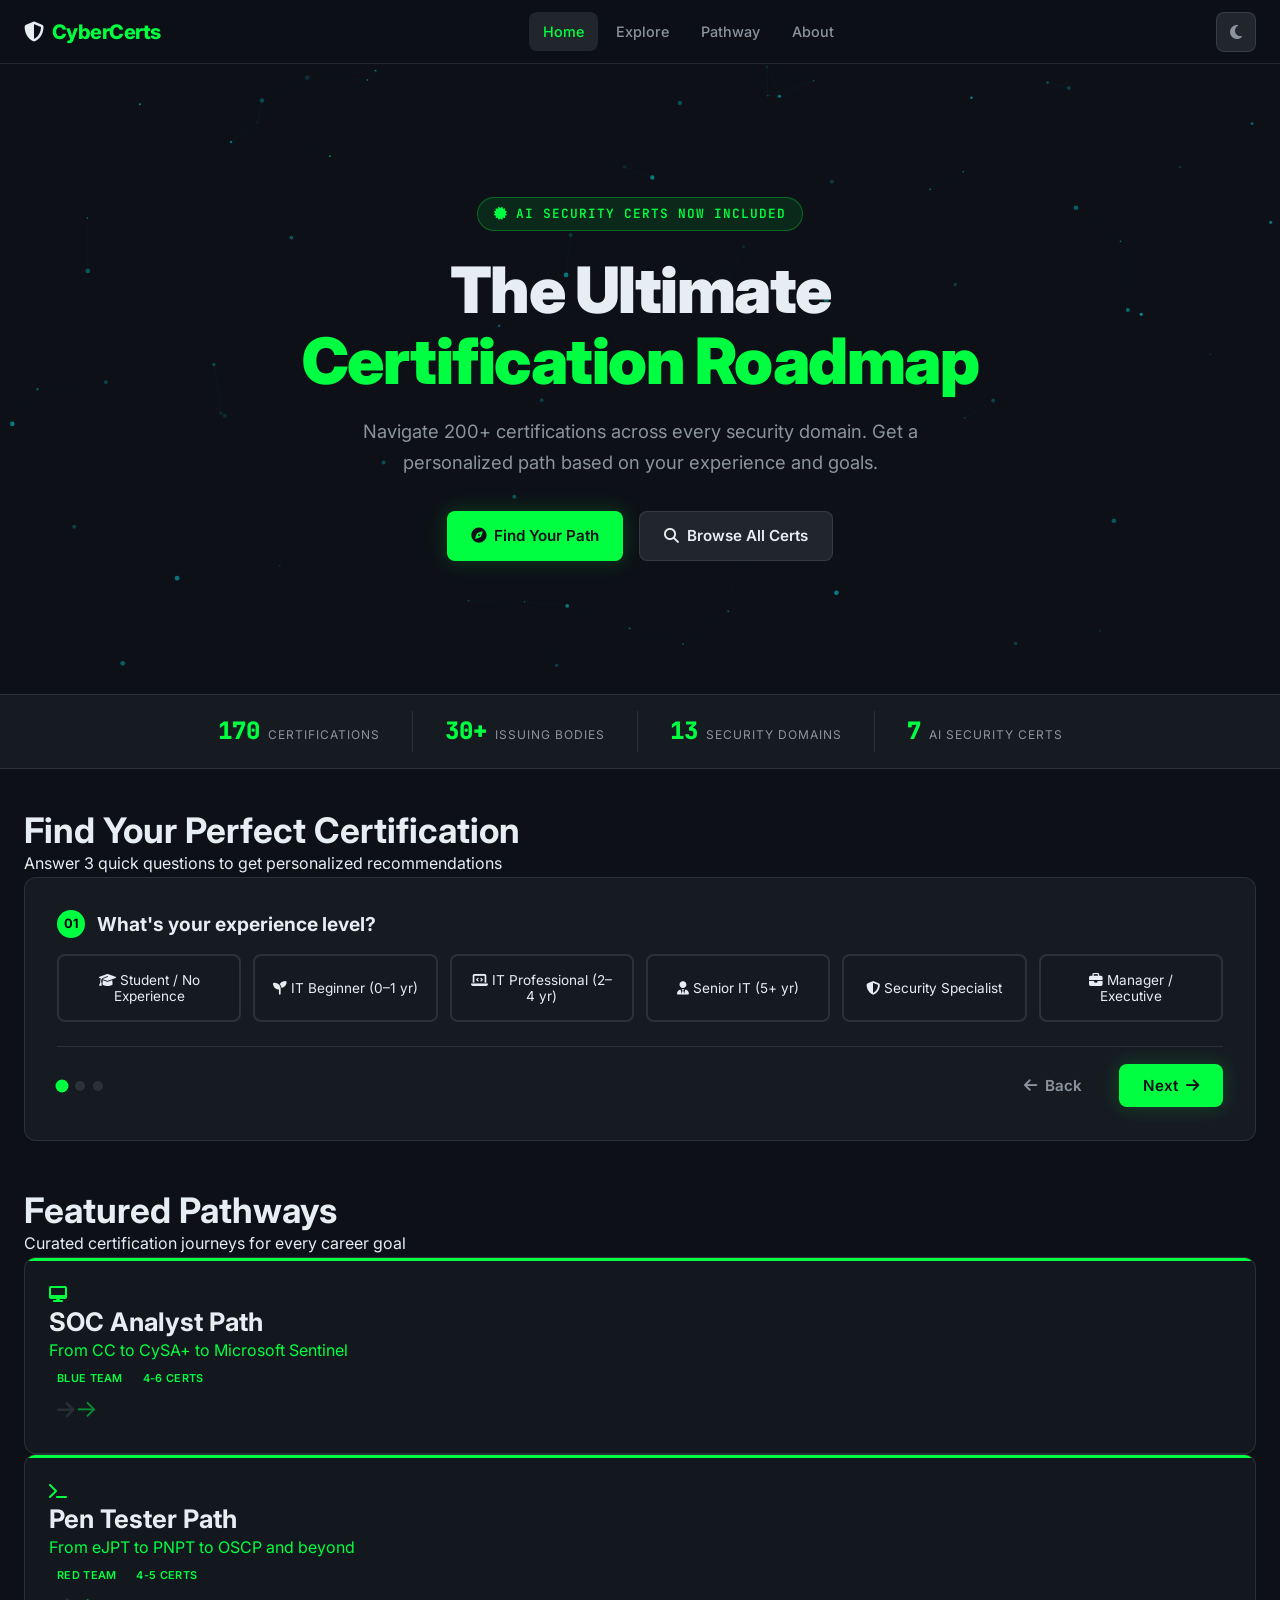
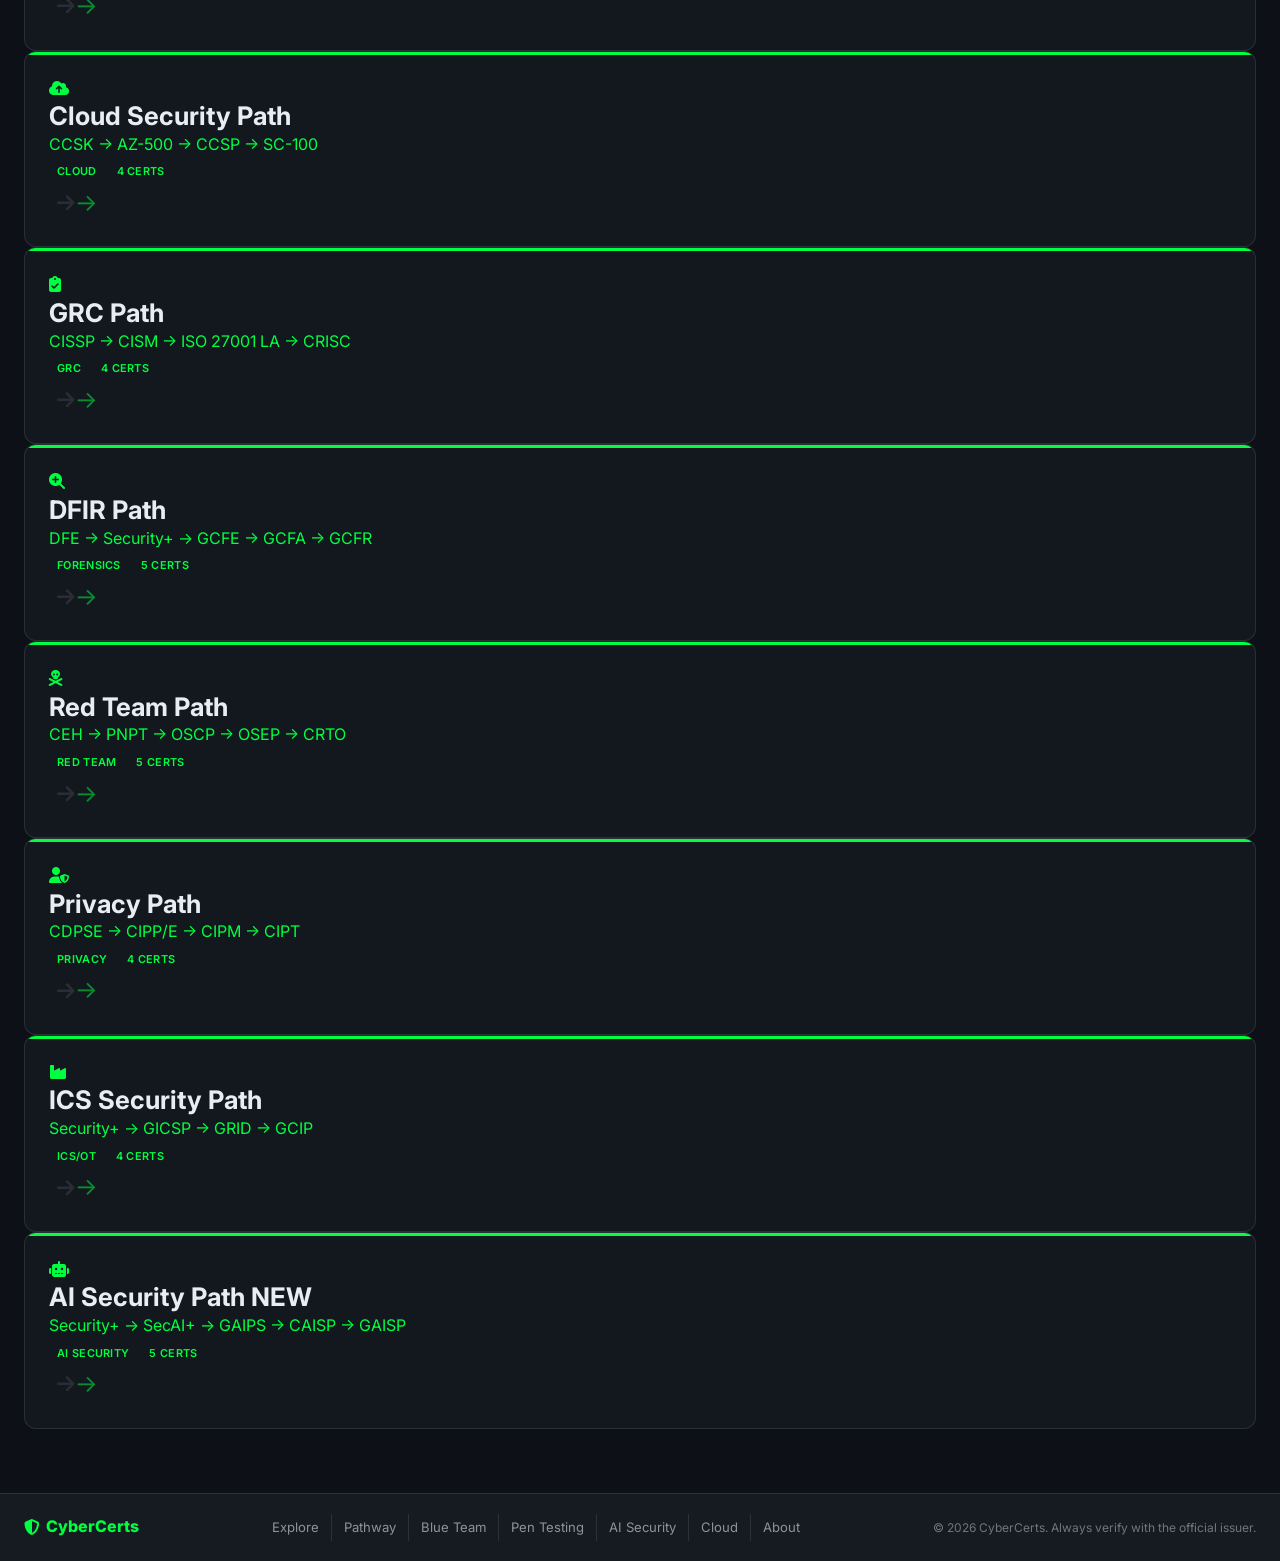
<file: index.html>
<!DOCTYPE html>
<html lang="en">
<head>
  <meta charset="UTF-8">
  <meta name="viewport" content="width=device-width, initial-scale=1.0">
  <title>CyberCerts – Your Cybersecurity Certification Roadmap</title>
  <link rel="preconnect" href="https://fonts.googleapis.com">
  <link href="https://fonts.googleapis.com/css2?family=Inter:wght@300;400;500;600;700;800&display=swap" rel="stylesheet">
  <link rel="stylesheet" href="https://cdnjs.cloudflare.com/ajax/libs/font-awesome/6.5.0/css/all.min.css">
  <link rel="stylesheet" href="css/styles.css?v=6">
</head>
<body class="dark-mode">
  <!-- Navigation -->
  <nav class="navbar" role="navigation" aria-label="Main navigation">
    <div class="nav-container">
      <a href="index.html" class="nav-logo" aria-label="CyberCerts Home">
        <i class="fas fa-shield-halved" aria-hidden="true"></i>
        <span>CyberCerts</span>
      </a>
      <button class="hamburger" aria-label="Toggle menu" aria-expanded="false" aria-controls="nav-menu">
        <span></span><span></span><span></span>
      </button>
      <ul class="nav-menu" id="nav-menu" role="list">
        <li><a href="index.html" class="nav-link active">Home</a></li>
        <li><a href="explore.html" class="nav-link">Explore</a></li>
        <li><a href="pathway.html" class="nav-link">Pathway</a></li>
        <li><a href="about.html" class="nav-link">About</a></li>
      </ul>
      <button class="theme-toggle" aria-label="Toggle dark/light mode" id="themeToggle">
        <i class="fas fa-moon" aria-hidden="true"></i>
      </button>
    </div>
  </nav>

  <!-- Hero Section with particle canvas -->
  <section class="hero" id="hero">
    <canvas id="particles-canvas" aria-hidden="true"></canvas>
    <div class="hero-content">
      <div class="hero-badge">
        <i class="fas fa-certificate" aria-hidden="true"></i>
        <span>AI Security Certs Now Included</span>
      </div>
      <h1 class="hero-title">The Ultimate<br><span class="gradient-text">Certification Roadmap</span></h1>
      <p class="hero-subtitle">Navigate 200+ certifications across every security domain. Get a personalized path based on your experience and goals.</p>
      <div class="hero-cta">
        <a href="#finder" class="btn btn-primary" aria-label="Find your certification path">
          <i class="fas fa-compass" aria-hidden="true"></i> Find Your Path
        </a>
        <a href="explore.html" class="btn btn-secondary" aria-label="Browse all certifications">
          <i class="fas fa-search" aria-hidden="true"></i> Browse All Certs
        </a>
      </div>
    </div>
  </section>

  <!-- Stats Bar -->
  <section class="stats-bar" aria-label="Site statistics">
    <div class="container">
      <div class="stats-bar-inner">
        <div class="stat-item">
          <span class="stat-number" id="totalCerts">205</span>
          <span class="stat-label">Certifications</span>
        </div>
        <div class="stat-item">
          <span class="stat-number" id="totalIssuers">30+</span>
          <span class="stat-label">Issuing Bodies</span>
        </div>
        <div class="stat-item">
          <span class="stat-number">13</span>
          <span class="stat-label">Security Domains</span>
        </div>
        <div class="stat-item">
          <span class="stat-number ai-color">7</span>
          <span class="stat-label">AI Security Certs</span>
        </div>
      </div>
    </div>
  </section>

  <!-- Cert Finder / 3-Step Selector -->
  <section class="finder-section" id="finder" aria-label="Certification finder">
    <div class="container">
      <div class="section-header reveal">
        <h2>Find Your Perfect Certification</h2>
        <p>Answer 3 quick questions to get personalized recommendations</p>
      </div>

      <div class="finder-card reveal">
        <!-- Step 1: Experience -->
        <div class="finder-step active" id="step1">
          <div class="step-header">
            <span class="step-number">01</span>
            <h3>What's your experience level?</h3>
          </div>
          <div class="option-grid" role="group" aria-label="Experience level options">
            <button class="option-btn" data-value="student" aria-label="Student or No Experience">
              <i class="fas fa-graduation-cap" aria-hidden="true"></i>
              <span>Student / No Experience</span>
            </button>
            <button class="option-btn" data-value="beginner" aria-label="IT Beginner 0-1 year">
              <i class="fas fa-seedling" aria-hidden="true"></i>
              <span>IT Beginner (0–1 yr)</span>
            </button>
            <button class="option-btn" data-value="professional" aria-label="IT Professional 2-4 years">
              <i class="fas fa-laptop-code" aria-hidden="true"></i>
              <span>IT Professional (2–4 yr)</span>
            </button>
            <button class="option-btn" data-value="senior" aria-label="Senior IT 5 plus years">
              <i class="fas fa-user-tie" aria-hidden="true"></i>
              <span>Senior IT (5+ yr)</span>
            </button>
            <button class="option-btn" data-value="specialist" aria-label="Security Specialist">
              <i class="fas fa-shield-alt" aria-hidden="true"></i>
              <span>Security Specialist</span>
            </button>
            <button class="option-btn" data-value="executive" aria-label="Manager or Executive">
              <i class="fas fa-briefcase" aria-hidden="true"></i>
              <span>Manager / Executive</span>
            </button>
          </div>
        </div>

        <!-- Step 2: Domain -->
        <div class="finder-step" id="step2">
          <div class="step-header">
            <span class="step-number">02</span>
            <h3>What's your target domain?</h3>
          </div>
          <div class="option-grid domain-grid" role="group" aria-label="Security domain options">
            <button class="option-btn domain-btn" data-value="blue-team" aria-label="Blue Team SOC">
              <i class="fas fa-shield-alt" style="color:#00ff41" aria-hidden="true"></i>
              <span>Blue Team / SOC</span>
            </button>
            <button class="option-btn domain-btn" data-value="red-team" aria-label="Penetration Testing">
              <i class="fas fa-user-secret" style="color:#ff3e3e" aria-hidden="true"></i>
              <span>Penetration Testing</span>
            </button>
            <button class="option-btn domain-btn" data-value="cloud" aria-label="Cloud Security">
              <i class="fas fa-cloud" style="color:#0080ff" aria-hidden="true"></i>
              <span>Cloud Security</span>
            </button>
            <button class="option-btn domain-btn" data-value="dfir" aria-label="Digital Forensics">
              <i class="fas fa-magnifying-glass" style="color:#ff6b35" aria-hidden="true"></i>
              <span>Digital Forensics</span>
            </button>
            <button class="option-btn domain-btn" data-value="grc" aria-label="GRC Compliance">
              <i class="fas fa-balance-scale" style="color:#9d4edd" aria-hidden="true"></i>
              <span>GRC / Compliance</span>
            </button>
            <button class="option-btn domain-btn" data-value="appsec" aria-label="Application Security">
              <i class="fas fa-code" style="color:#0080ff" aria-hidden="true"></i>
              <span>AppSec</span>
            </button>
            <button class="option-btn domain-btn" data-value="privacy" aria-label="Privacy Data Protection">
              <i class="fas fa-lock" style="color:#ff69b4" aria-hidden="true"></i>
              <span>Privacy / Data Protection</span>
            </button>
            <button class="option-btn domain-btn" data-value="ics-ot" aria-label="ICS OT SCADA">
              <i class="fas fa-industry" style="color:#ffd700" aria-hidden="true"></i>
              <span>ICS / OT / SCADA</span>
            </button>
            <button class="option-btn domain-btn" data-value="management" aria-label="Management Executive">
              <i class="fas fa-sitemap" style="color:#20c997" aria-hidden="true"></i>
              <span>Management / Executive</span>
            </button>
            <button class="option-btn domain-btn" data-value="threat-intel" aria-label="Threat Intelligence">
              <i class="fas fa-crosshairs" style="color:#20c997" aria-hidden="true"></i>
              <span>Threat Intelligence</span>
            </button>
            <button class="option-btn domain-btn" data-value="malware" aria-label="Malware Analysis">
              <i class="fas fa-bug" style="color:#ff3e3e" aria-hidden="true"></i>
              <span>Malware Analysis</span>
            </button>
            <button class="option-btn domain-btn ai-domain-btn" data-value="ai-security" aria-label="AI Security - New">
              <i class="fas fa-robot" style="color:#00f5ff" aria-hidden="true"></i>
              <span>AI Security <span class="new-badge">NEW</span></span>
            </button>
            <button class="option-btn domain-btn" data-value="vendor" aria-label="Vendor Specific">
              <i class="fas fa-server" style="color:#adb5bd" aria-hidden="true"></i>
              <span>Vendor-Specific</span>
            </button>
          </div>
        </div>

        <!-- Step 3: Provider preference -->
        <div class="finder-step" id="step3">
          <div class="step-header">
            <span class="step-number">03</span>
            <h3>Any provider preference? <span class="optional">(Optional)</span></h3>
          </div>
          <div class="option-grid provider-grid" role="group" aria-label="Provider preference options">
            <button class="option-btn selected" data-value="all" aria-label="All providers" aria-pressed="true">All</button>
            <button class="option-btn" data-value="isc2" aria-label="ISC2">ISC2</button>
            <button class="option-btn" data-value="isaca" aria-label="ISACA">ISACA</button>
            <button class="option-btn" data-value="comptia" aria-label="CompTIA">CompTIA</button>
            <button class="option-btn" data-value="microsoft" aria-label="Microsoft Azure">Microsoft/Azure</button>
            <button class="option-btn" data-value="aws" aria-label="AWS">AWS</button>
            <button class="option-btn" data-value="gcp" aria-label="Google Cloud">Google Cloud</button>
            <button class="option-btn" data-value="cisco" aria-label="Cisco">Cisco</button>
            <button class="option-btn" data-value="paloalto" aria-label="Palo Alto">Palo Alto</button>
            <button class="option-btn" data-value="fortinet" aria-label="Fortinet">Fortinet</button>
            <button class="option-btn" data-value="checkpoint" aria-label="Check Point">Check Point</button>
            <button class="option-btn" data-value="splunk" aria-label="Splunk">Splunk</button>
            <button class="option-btn" data-value="crowdstrike" aria-label="CrowdStrike">CrowdStrike</button>
            <button class="option-btn" data-value="eccouncil" aria-label="EC-Council">EC-Council</button>
            <button class="option-btn" data-value="giac" aria-label="GIAC SANS">GIAC/SANS</button>
            <button class="option-btn" data-value="offsec" aria-label="OffSec">OffSec</button>
          </div>
        </div>

        <!-- Results -->
        <div class="finder-results" id="finderResults" aria-live="polite">
          <div class="section-header">
            <h3>Recommended Starting Points</h3>
            <p id="resultsSubtext">Based on your selections</p>
          </div>
          <div class="results-grid" id="resultsGrid"></div>
          <div class="results-cta">
            <a href="pathway.html" class="btn btn-primary" id="startJourneyBtn">
              <i class="fas fa-route" aria-hidden="true"></i> View Full Pathway
            </a>
          </div>
        </div>

        <!-- Step indicators / navigation -->
        <div class="finder-nav">
          <div class="step-indicators" role="tablist" aria-label="Form steps">
            <button class="step-dot active" data-step="1" role="tab" aria-selected="true" aria-label="Step 1: Experience"></button>
            <button class="step-dot" data-step="2" role="tab" aria-selected="false" aria-label="Step 2: Domain"></button>
            <button class="step-dot" data-step="3" role="tab" aria-selected="false" aria-label="Step 3: Provider"></button>
          </div>
          <div class="step-nav-btns">
            <button class="btn btn-ghost" id="prevStepBtn" aria-label="Previous step" disabled>
              <i class="fas fa-arrow-left" aria-hidden="true"></i> Back
            </button>
            <button class="btn btn-primary" id="nextStepBtn" aria-label="Next step">
              Next <i class="fas fa-arrow-right" aria-hidden="true"></i>
            </button>
          </div>
        </div>
      </div>
    </div>
  </section>

  <!-- Featured Pathways -->
  <section class="pathways-section" aria-label="Featured certification pathways">
    <div class="container">
      <div class="section-header reveal">
        <h2>Featured Pathways</h2>
        <p>Curated certification journeys for every career goal</p>
      </div>
      <div class="pathways-grid">
        <a href="pathway.html?domain=blue-team&exp=student" class="pathway-card reveal" aria-label="SOC Analyst Path">
          <div class="pathway-icon" style="--domain-color:#00ff41">
            <i class="fas fa-desktop" aria-hidden="true"></i>
          </div>
          <h3>SOC Analyst Path</h3>
          <p>From CC to CySA+ to Microsoft Sentinel</p>
          <div class="pathway-tags">
            <span class="tag" style="--tag-color:#00ff41">Blue Team</span>
            <span class="tag">4-6 certs</span>
          </div>
          <span class="pathway-arrow"><i class="fas fa-arrow-right" aria-hidden="true"></i></span>
        </a>
        <a href="pathway.html?domain=red-team&exp=student" class="pathway-card reveal" aria-label="Pen Tester Path">
          <div class="pathway-icon" style="--domain-color:#ff3e3e">
            <i class="fas fa-terminal" aria-hidden="true"></i>
          </div>
          <h3>Pen Tester Path</h3>
          <p>From eJPT to PNPT to OSCP and beyond</p>
          <div class="pathway-tags">
            <span class="tag" style="--tag-color:#ff3e3e">Red Team</span>
            <span class="tag">4-5 certs</span>
          </div>
          <span class="pathway-arrow"><i class="fas fa-arrow-right" aria-hidden="true"></i></span>
        </a>
        <a href="pathway.html?domain=cloud&exp=professional" class="pathway-card reveal" aria-label="Cloud Security Path">
          <div class="pathway-icon" style="--domain-color:#0080ff">
            <i class="fas fa-cloud-upload-alt" aria-hidden="true"></i>
          </div>
          <h3>Cloud Security Path</h3>
          <p>CCSK → AZ-500 → CCSP → SC-100</p>
          <div class="pathway-tags">
            <span class="tag" style="--tag-color:#0080ff">Cloud</span>
            <span class="tag">4 certs</span>
          </div>
          <span class="pathway-arrow"><i class="fas fa-arrow-right" aria-hidden="true"></i></span>
        </a>
        <a href="pathway.html?domain=grc&exp=senior" class="pathway-card reveal" aria-label="GRC Path">
          <div class="pathway-icon" style="--domain-color:#9d4edd">
            <i class="fas fa-clipboard-check" aria-hidden="true"></i>
          </div>
          <h3>GRC Path</h3>
          <p>CISSP → CISM → ISO 27001 LA → CRISC</p>
          <div class="pathway-tags">
            <span class="tag" style="--tag-color:#9d4edd">GRC</span>
            <span class="tag">4 certs</span>
          </div>
          <span class="pathway-arrow"><i class="fas fa-arrow-right" aria-hidden="true"></i></span>
        </a>
        <a href="pathway.html?domain=dfir&exp=professional" class="pathway-card reveal" aria-label="DFIR Path">
          <div class="pathway-icon" style="--domain-color:#ff6b35">
            <i class="fas fa-search-plus" aria-hidden="true"></i>
          </div>
          <h3>DFIR Path</h3>
          <p>DFE → Security+ → GCFE → GCFA → GCFR</p>
          <div class="pathway-tags">
            <span class="tag" style="--tag-color:#ff6b35">Forensics</span>
            <span class="tag">5 certs</span>
          </div>
          <span class="pathway-arrow"><i class="fas fa-arrow-right" aria-hidden="true"></i></span>
        </a>
        <a href="pathway.html?domain=red-team&exp=specialist" class="pathway-card reveal" aria-label="Red Team Path">
          <div class="pathway-icon" style="--domain-color:#ff3e3e">
            <i class="fas fa-skull-crossbones" aria-hidden="true"></i>
          </div>
          <h3>Red Team Path</h3>
          <p>CEH → PNPT → OSCP → OSEP → CRTO</p>
          <div class="pathway-tags">
            <span class="tag" style="--tag-color:#ff3e3e">Red Team</span>
            <span class="tag">5 certs</span>
          </div>
          <span class="pathway-arrow"><i class="fas fa-arrow-right" aria-hidden="true"></i></span>
        </a>
        <a href="pathway.html?domain=privacy&exp=professional" class="pathway-card reveal" aria-label="Privacy Path">
          <div class="pathway-icon" style="--domain-color:#ff69b4">
            <i class="fas fa-user-shield" aria-hidden="true"></i>
          </div>
          <h3>Privacy Path</h3>
          <p>CDPSE → CIPP/E → CIPM → CIPT</p>
          <div class="pathway-tags">
            <span class="tag" style="--tag-color:#ff69b4">Privacy</span>
            <span class="tag">4 certs</span>
          </div>
          <span class="pathway-arrow"><i class="fas fa-arrow-right" aria-hidden="true"></i></span>
        </a>
        <a href="pathway.html?domain=ics-ot&exp=professional" class="pathway-card reveal" aria-label="ICS Security Path">
          <div class="pathway-icon" style="--domain-color:#ffd700">
            <i class="fas fa-industry" aria-hidden="true"></i>
          </div>
          <h3>ICS Security Path</h3>
          <p>Security+ → GICSP → GRID → GCIP</p>
          <div class="pathway-tags">
            <span class="tag" style="--tag-color:#ffd700">ICS/OT</span>
            <span class="tag">4 certs</span>
          </div>
          <span class="pathway-arrow"><i class="fas fa-arrow-right" aria-hidden="true"></i></span>
        </a>
        <a href="pathway.html?domain=ai-security&exp=professional" class="pathway-card reveal ai-pathway-card" aria-label="AI Security Path - New">
          <div class="pathway-icon ai-glow" style="--domain-color:#00f5ff">
            <i class="fas fa-robot" aria-hidden="true"></i>
          </div>
          <h3>AI Security Path <span class="new-badge">NEW</span></h3>
          <p>Security+ → SecAI+ → GAIPS → CAISP → GAISP</p>
          <div class="pathway-tags">
            <span class="tag ai-tag" style="--tag-color:#00f5ff">AI Security</span>
            <span class="tag">5 certs</span>
          </div>
          <span class="pathway-arrow"><i class="fas fa-arrow-right" aria-hidden="true"></i></span>
        </a>
      </div>
    </div>
  </section>

  <!-- Footer -->
  <footer class="footer" role="contentinfo">
    <div class="container">
      <div class="footer-row">
        <a href="index.html" class="footer-logo"><i class="fas fa-shield-halved"></i> CyberCerts</a>
        <nav class="footer-nav" aria-label="Footer navigation">
          <a href="explore.html">Explore</a>
          <a href="pathway.html">Pathway</a>
          <a href="explore.html?domain=blue-team">Blue Team</a>
          <a href="explore.html?domain=red-team">Pen Testing</a>
          <a href="explore.html?domain=ai-security">AI Security</a>
          <a href="explore.html?domain=cloud">Cloud</a>
          <a href="about.html">About</a>
        </nav>
        <p class="footer-copy">&copy; 2026 CyberCerts. Always verify with the official issuer.</p>
      </div>
    </div>
  </footer>

  <script src="js/data.js?v=6"></script>
  <script src="js/app.js?v=6"></script>
</body>
</html>
</file>
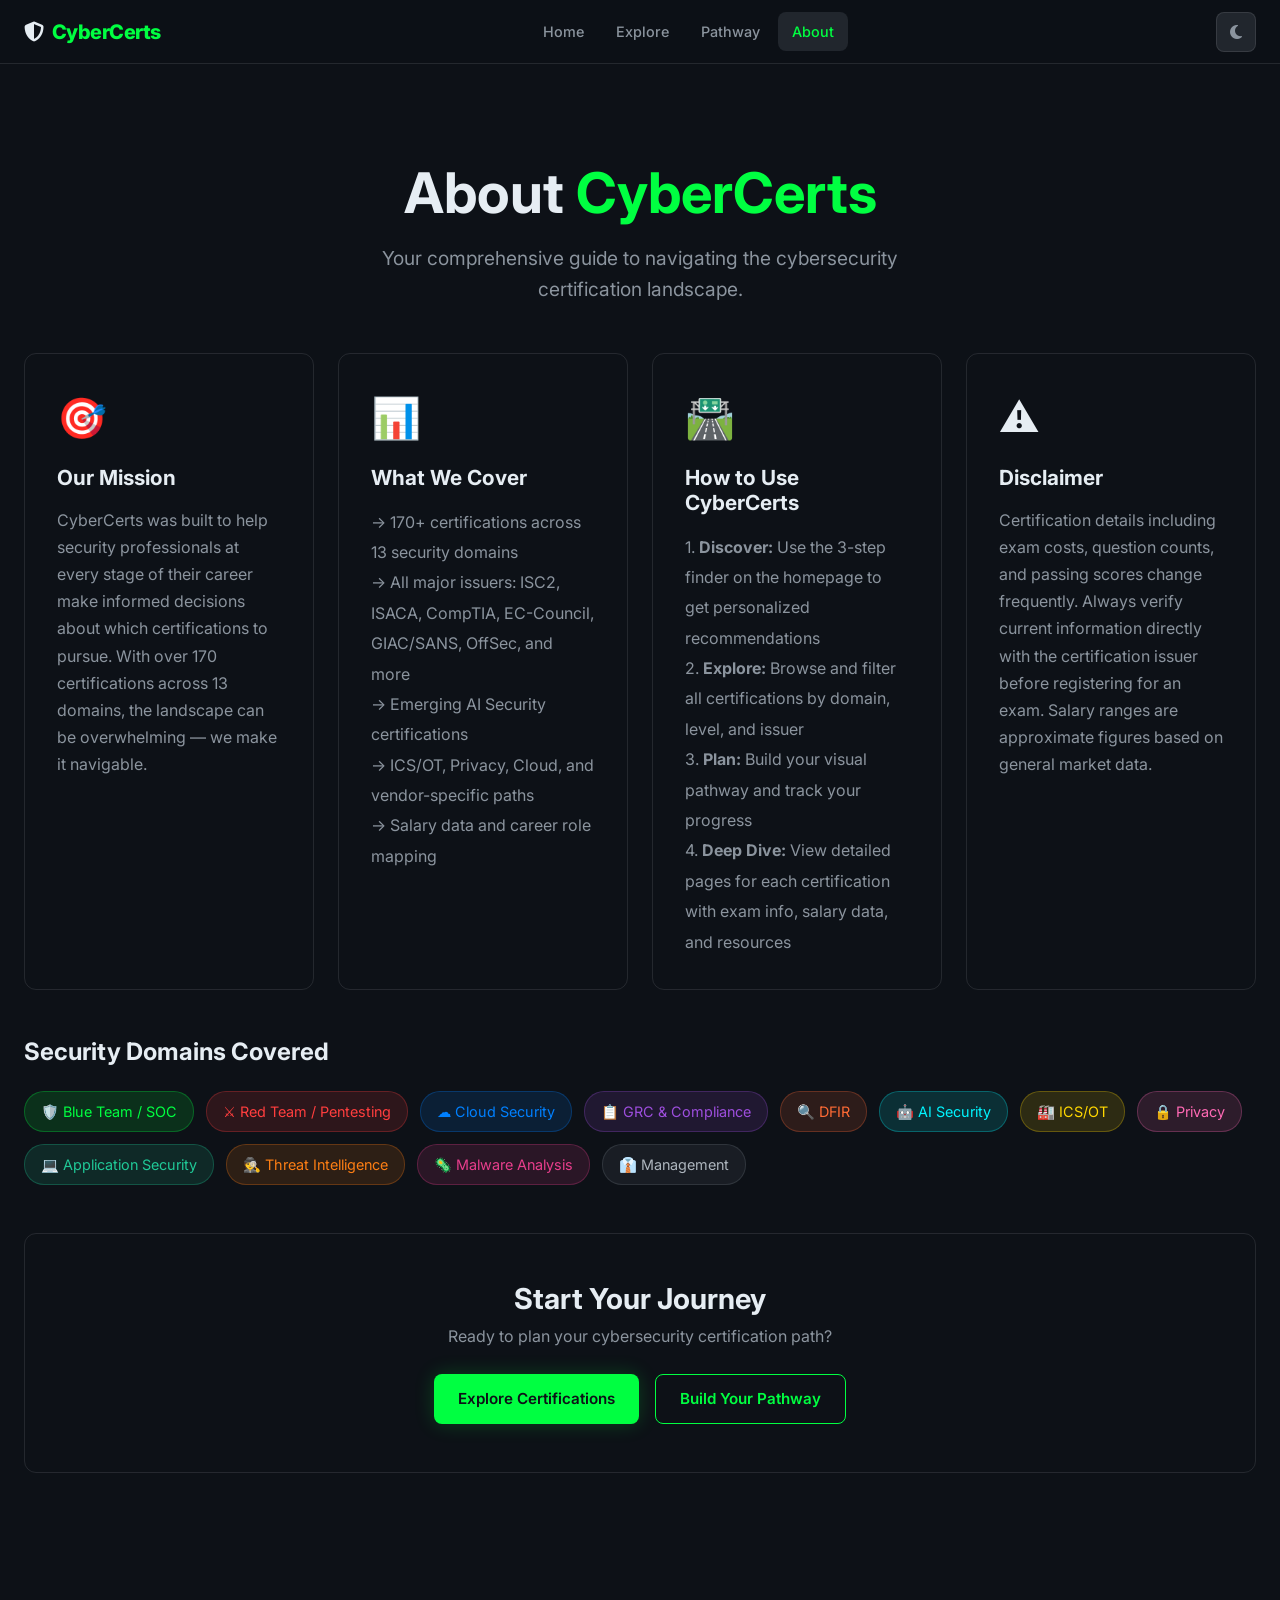
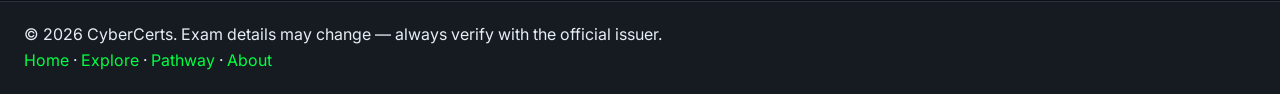
<file: about.html>
<!DOCTYPE html>
<html lang="en">
<head>
<meta charset="UTF-8">
<meta name="viewport" content="width=device-width,initial-scale=1.0">
<title>About – CyberCerts</title>
<link rel="preconnect" href="https://fonts.googleapis.com">
<link href="https://fonts.googleapis.com/css2?family=Inter:wght@300;400;500;600;700;800&display=swap" rel="stylesheet">
<link rel="stylesheet" href="https://cdnjs.cloudflare.com/ajax/libs/font-awesome/6.5.0/css/all.min.css">
<link rel="stylesheet" href="css/styles.css?v=6">
</head>
<body class="dark-mode">
<nav class="navbar">
  <div class="nav-container">
    <a href="index.html" class="nav-logo"><i class="fas fa-shield-halved"></i><span>CyberCerts</span></a>
    <button class="hamburger" aria-label="Toggle menu" aria-expanded="false" aria-controls="nav-menu"><span></span><span></span><span></span></button>
    <ul class="nav-menu" id="nav-menu">
      <li><a href="index.html" class="nav-link">Home</a></li>
      <li><a href="explore.html" class="nav-link">Explore</a></li>
      <li><a href="pathway.html" class="nav-link">Pathway</a></li>
      <li><a href="about.html" class="nav-link active">About</a></li>
    </ul>
    <button class="theme-toggle" aria-label="Toggle theme" id="themeToggle"><i class="fas fa-moon"></i></button>
  </div>
</nav>

<main class="about-main">
  <div class="container">
    <div class="about-hero reveal">
      <h1>About <span class="gradient-text">CyberCerts</span></h1>
      <p class="about-lead">Your comprehensive guide to navigating the cybersecurity certification landscape.</p>
    </div>

    <div class="about-grid">
      <div class="about-card reveal">
        <div class="about-card-icon">🎯</div>
        <h2>Our Mission</h2>
        <p>CyberCerts was built to help security professionals at every stage of their career make informed decisions about which certifications to pursue. With over 170 certifications across 13 domains, the landscape can be overwhelming — we make it navigable.</p>
      </div>

      <div class="about-card reveal">
        <div class="about-card-icon">📊</div>
        <h2>What We Cover</h2>
        <ul class="about-list">
          <li>170+ certifications across 13 security domains</li>
          <li>All major issuers: ISC2, ISACA, CompTIA, EC-Council, GIAC/SANS, OffSec, and more</li>
          <li>Emerging AI Security certifications</li>
          <li>ICS/OT, Privacy, Cloud, and vendor-specific paths</li>
          <li>Salary data and career role mapping</li>
        </ul>
      </div>

      <div class="about-card reveal">
        <div class="about-card-icon">🛣️</div>
        <h2>How to Use CyberCerts</h2>
        <ol class="about-list numbered">
          <li><strong>Discover:</strong> Use the 3-step finder on the homepage to get personalized recommendations</li>
          <li><strong>Explore:</strong> Browse and filter all certifications by domain, level, and issuer</li>
          <li><strong>Plan:</strong> Build your visual pathway and track your progress</li>
          <li><strong>Deep Dive:</strong> View detailed pages for each certification with exam info, salary data, and resources</li>
        </ol>
      </div>

      <div class="about-card reveal">
        <div class="about-card-icon">⚠️</div>
        <h2>Disclaimer</h2>
        <p>Certification details including exam costs, question counts, and passing scores change frequently. Always verify current information directly with the certification issuer before registering for an exam. Salary ranges are approximate figures based on general market data.</p>
      </div>
    </div>

    <div class="about-domains reveal">
      <h2>Security Domains Covered</h2>
      <div class="domain-chips">
        <span class="domain-chip" style="background:#00ff4122;color:#00ff41;border:1px solid #00ff4144">🛡️ Blue Team / SOC</span>
        <span class="domain-chip" style="background:#ff3e3e22;color:#ff3e3e;border:1px solid #ff3e3e44">⚔️ Red Team / Pentesting</span>
        <span class="domain-chip" style="background:#0080ff22;color:#0080ff;border:1px solid #0080ff44">☁️ Cloud Security</span>
        <span class="domain-chip" style="background:#9d4edd22;color:#9d4edd;border:1px solid #9d4edd44">📋 GRC & Compliance</span>
        <span class="domain-chip" style="background:#ff6b3522;color:#ff6b35;border:1px solid #ff6b3544">🔍 DFIR</span>
        <span class="domain-chip" style="background:#00f5ff22;color:#00f5ff;border:1px solid #00f5ff44">🤖 AI Security</span>
        <span class="domain-chip" style="background:#ffd70022;color:#ffd700;border:1px solid #ffd70044">🏭 ICS/OT</span>
        <span class="domain-chip" style="background:#ff69b422;color:#ff69b4;border:1px solid #ff69b444">🔒 Privacy</span>
        <span class="domain-chip" style="background:#20c99722;color:#20c997;border:1px solid #20c99744">💻 Application Security</span>
        <span class="domain-chip" style="background:#fd7e1422;color:#fd7e14;border:1px solid #fd7e1444">🕵️ Threat Intelligence</span>
        <span class="domain-chip" style="background:#e83e8c22;color:#e83e8c;border:1px solid #e83e8c44">🦠 Malware Analysis</span>
        <span class="domain-chip" style="background:#6c757d22;color:#adb5bd;border:1px solid #6c757d44">👔 Management</span>
      </div>
    </div>

    <div class="about-cta reveal">
      <h2>Start Your Journey</h2>
      <p>Ready to plan your cybersecurity certification path?</p>
      <div class="cta-buttons">
        <a href="explore.html" class="btn btn-primary">Explore Certifications</a>
        <a href="pathway.html" class="btn btn-outline">Build Your Pathway</a>
      </div>
    </div>
  </div>
</main>

<footer class="footer">
  <div class="container">
    <div class="footer-bottom">
      <p>&copy; 2026 CyberCerts. Exam details may change — always verify with the official issuer.</p>
      <nav aria-label="Footer navigation"><a href="index.html">Home</a> · <a href="explore.html">Explore</a> · <a href="pathway.html">Pathway</a> · <a href="about.html">About</a></nav>
    </div>
  </div>
</footer>

<script src="js/data.js?v=6"></script>
<script src="js/app.js?v=6"></script>
</body>
</html>
</file>
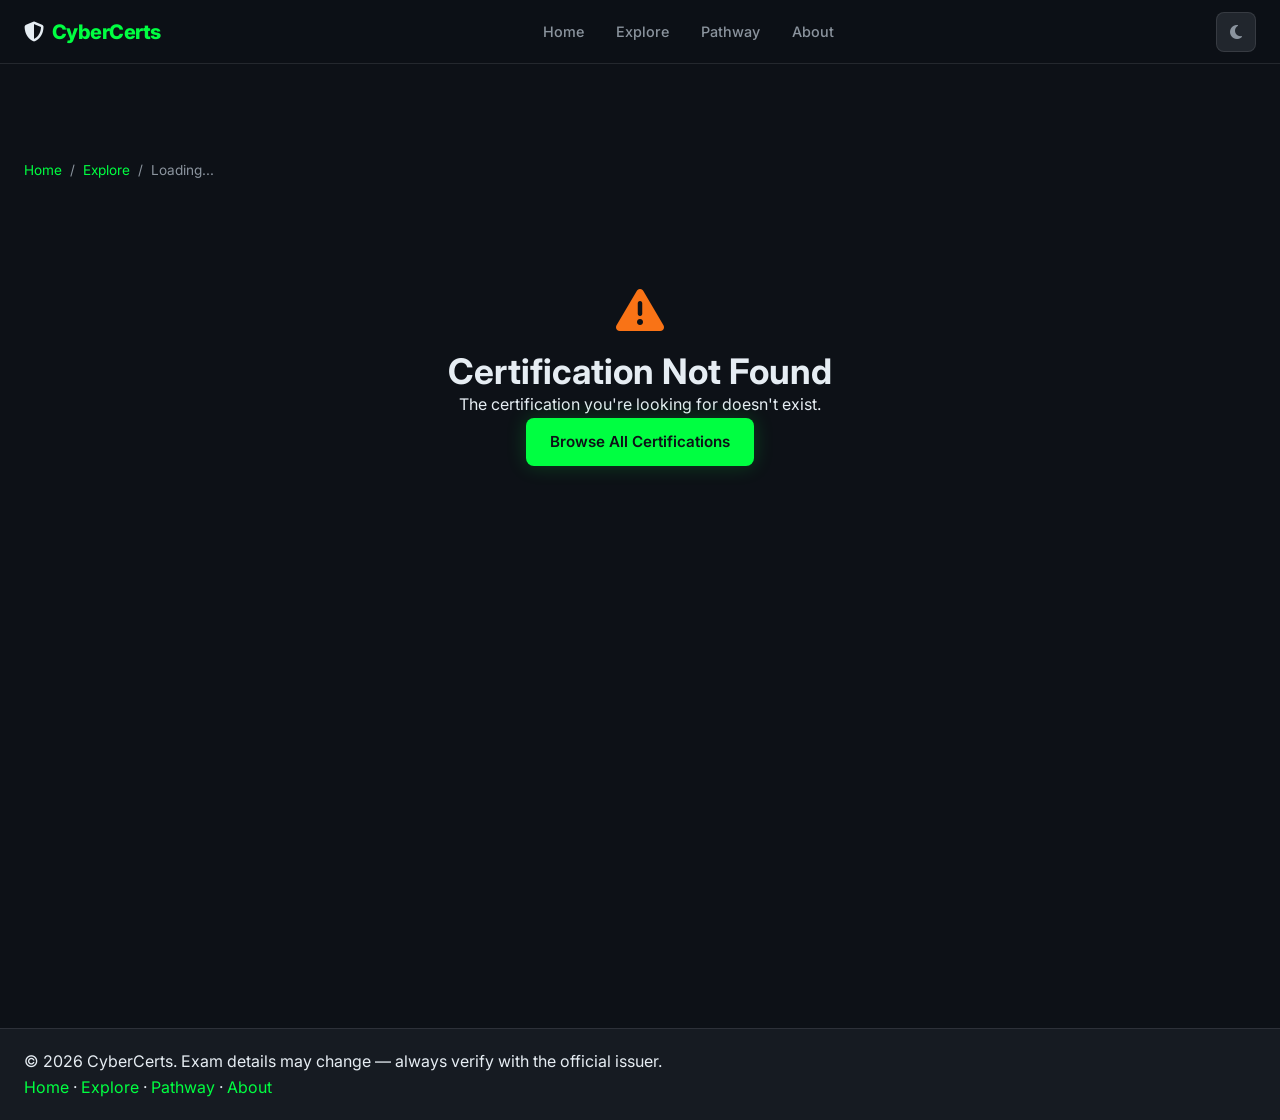
<file: certification.html>
<!DOCTYPE html>
<html lang="en">
<head>
  <meta charset="UTF-8">
  <meta name="viewport" content="width=device-width, initial-scale=1.0">
  <title>Certification Details – CyberCerts</title>
  <link rel="preconnect" href="https://fonts.googleapis.com">
  <link href="https://fonts.googleapis.com/css2?family=Inter:wght@300;400;500;600;700;800&display=swap" rel="stylesheet">
  <link rel="stylesheet" href="https://cdnjs.cloudflare.com/ajax/libs/font-awesome/6.5.0/css/all.min.css">
  <link rel="stylesheet" href="css/styles.css?v=6">
</head>
<body class="dark-mode">
  <nav class="navbar">
    <div class="nav-container">
      <a href="index.html" class="nav-logo"><i class="fas fa-shield-halved"></i><span>CyberCerts</span></a>
      <button class="hamburger" aria-label="Toggle menu" aria-expanded="false" aria-controls="nav-menu"><span></span><span></span><span></span></button>
      <ul class="nav-menu" id="nav-menu">
        <li><a href="index.html" class="nav-link">Home</a></li>
        <li><a href="explore.html" class="nav-link">Explore</a></li>
        <li><a href="pathway.html" class="nav-link">Pathway</a></li>
        <li><a href="about.html" class="nav-link">About</a></li>
      </ul>
      <button class="theme-toggle" aria-label="Toggle theme" id="themeToggle"><i class="fas fa-moon"></i></button>
    </div>
  </nav>

  <main class="cert-detail-main">
    <div class="container">
      <!-- Breadcrumb -->
      <nav class="breadcrumb" aria-label="Breadcrumb">
        <ol>
          <li><a href="index.html">Home</a></li>
          <li><a href="explore.html">Explore</a></li>
          <li aria-current="page" id="breadcrumbCert">Loading...</li>
        </ol>
      </nav>

      <!-- Loading state -->
      <div class="loading-state" id="loadingState">
        <i class="fas fa-spinner fa-spin"></i>
        <p>Loading certification...</p>
      </div>

      <!-- Error state -->
      <div class="error-state" id="errorState" hidden>
        <i class="fas fa-exclamation-triangle"></i>
        <h2>Certification Not Found</h2>
        <p>The certification you're looking for doesn't exist.</p>
        <a href="explore.html" class="btn btn-primary">Browse All Certifications</a>
      </div>

      <!-- Cert Detail Content -->
      <div class="cert-detail-content" id="certDetailContent" hidden>
        <!-- Header -->
        <div class="cert-detail-header" id="certDetailHeader">
          <div class="cert-header-left">
            <div class="cert-issuer-badge" id="certIssuerBadge"></div>
            <div class="cert-header-info">
              <div class="cert-header-meta">
                <span class="cert-code" id="certCode"></span>
                <span class="cert-level-badge" id="certLevelBadge"></span>
                <span class="ai-security-badge" id="aiSecurityBadge" hidden>
                  <i class="fas fa-robot"></i> AI Security
                </span>
              </div>
              <h1 id="certName"></h1>
              <div class="cert-domain-tags" id="certDomainTags"></div>
            </div>
          </div>
          <div class="cert-header-right">
            <div class="cert-quick-stats">
              <div class="quick-stat">
                <span class="quick-stat-value" id="qsCost"></span>
                <span class="quick-stat-label">Exam Cost</span>
              </div>
              <div class="quick-stat">
                <span class="quick-stat-value" id="qsValidity"></span>
                <span class="quick-stat-label">Validity</span>
              </div>
              <div class="quick-stat">
                <span class="quick-stat-value" id="qsLevel"></span>
                <span class="quick-stat-label">Level</span>
              </div>
            </div>
          </div>
        </div>

        <!-- Tabs -->
        <div class="cert-tabs" role="tablist" aria-label="Certification information tabs">
          <button class="cert-tab active" data-tab="overview" role="tab" aria-selected="true" aria-controls="tabOverview">Overview</button>
          <button class="cert-tab" data-tab="skills" role="tab" aria-selected="false" aria-controls="tabSkills">Skills Covered</button>
          <button class="cert-tab" data-tab="prerequisites" role="tab" aria-selected="false" aria-controls="tabPrerequisites">Prerequisites</button>
          <button class="cert-tab" data-tab="exam" role="tab" aria-selected="false" aria-controls="tabExam">Exam Details</button>
          <button class="cert-tab" data-tab="career" role="tab" aria-selected="false" aria-controls="tabCareer">Career Impact</button>
          <button class="cert-tab" data-tab="resources" role="tab" aria-selected="false" aria-controls="tabResources">Study Resources</button>
          <button class="cert-tab" data-tab="next" role="tab" aria-selected="false" aria-controls="tabNext">Next Steps</button>
        </div>

        <!-- Tab Content -->
        <div class="cert-tab-content">
          <div class="tab-panel active" id="tabOverview" role="tabpanel">
            <div class="tab-two-col">
              <div>
                <h3>About This Certification</h3>
                <p id="tabOverviewDesc"></p>
                <h3>Who Is It For?</h3>
                <p id="tabOverviewWho"></p>
              </div>
              <div>
                <h3>Why Get This Cert?</h3>
                <p id="tabOverviewWhy"></p>
              </div>
            </div>
          </div>

          <div class="tab-panel" id="tabSkills" role="tabpanel">
            <h3>Skills &amp; Knowledge Domains</h3>
            <div class="skills-list" id="skillsList"></div>
          </div>

          <div class="tab-panel" id="tabPrerequisites" role="tabpanel">
            <h3>Recommended Experience</h3>
            <p id="prereqExperience"></p>
            <h3>Recommended Prior Certifications</h3>
            <div class="prereq-certs" id="prereqCerts"></div>
          </div>

          <div class="tab-panel" id="tabExam" role="tabpanel">
            <h3>Exam Information</h3>
            <div class="exam-details-grid" id="examDetailsGrid"></div>
          </div>

          <div class="tab-panel" id="tabCareer" role="tabpanel">
            <h3>Career Roles</h3>
            <div class="career-roles" id="careerRoles"></div>
            <h3>Salary Range</h3>
            <div class="salary-display" id="salaryDisplay"></div>
          </div>

          <div class="tab-panel" id="tabResources" role="tabpanel">
            <h3>Study Resources</h3>
            <div class="resources-list" id="resourcesList"></div>
          </div>

          <div class="tab-panel" id="tabNext" role="tabpanel">
            <h3>Recommended Next Certifications</h3>
            <div class="next-certs-grid" id="nextCertsGrid"></div>
          </div>
        </div>
      </div>
    </div>
  </main>

  <footer class="footer">
    <div class="container">
      <div class="footer-bottom">
        <p>&copy; 2026 CyberCerts. Exam details may change — always verify with the official issuer.</p>
        <nav aria-label="Footer navigation"><a href="index.html">Home</a> · <a href="explore.html">Explore</a> · <a href="pathway.html">Pathway</a> · <a href="about.html">About</a></nav>
      </div>
    </div>
  </footer>

  <script src="js/data.js?v=6"></script>
  <script src="js/app.js?v=6"></script>
  <script src="js/certification.js?v=6"></script>
</body>
</html>
</file>
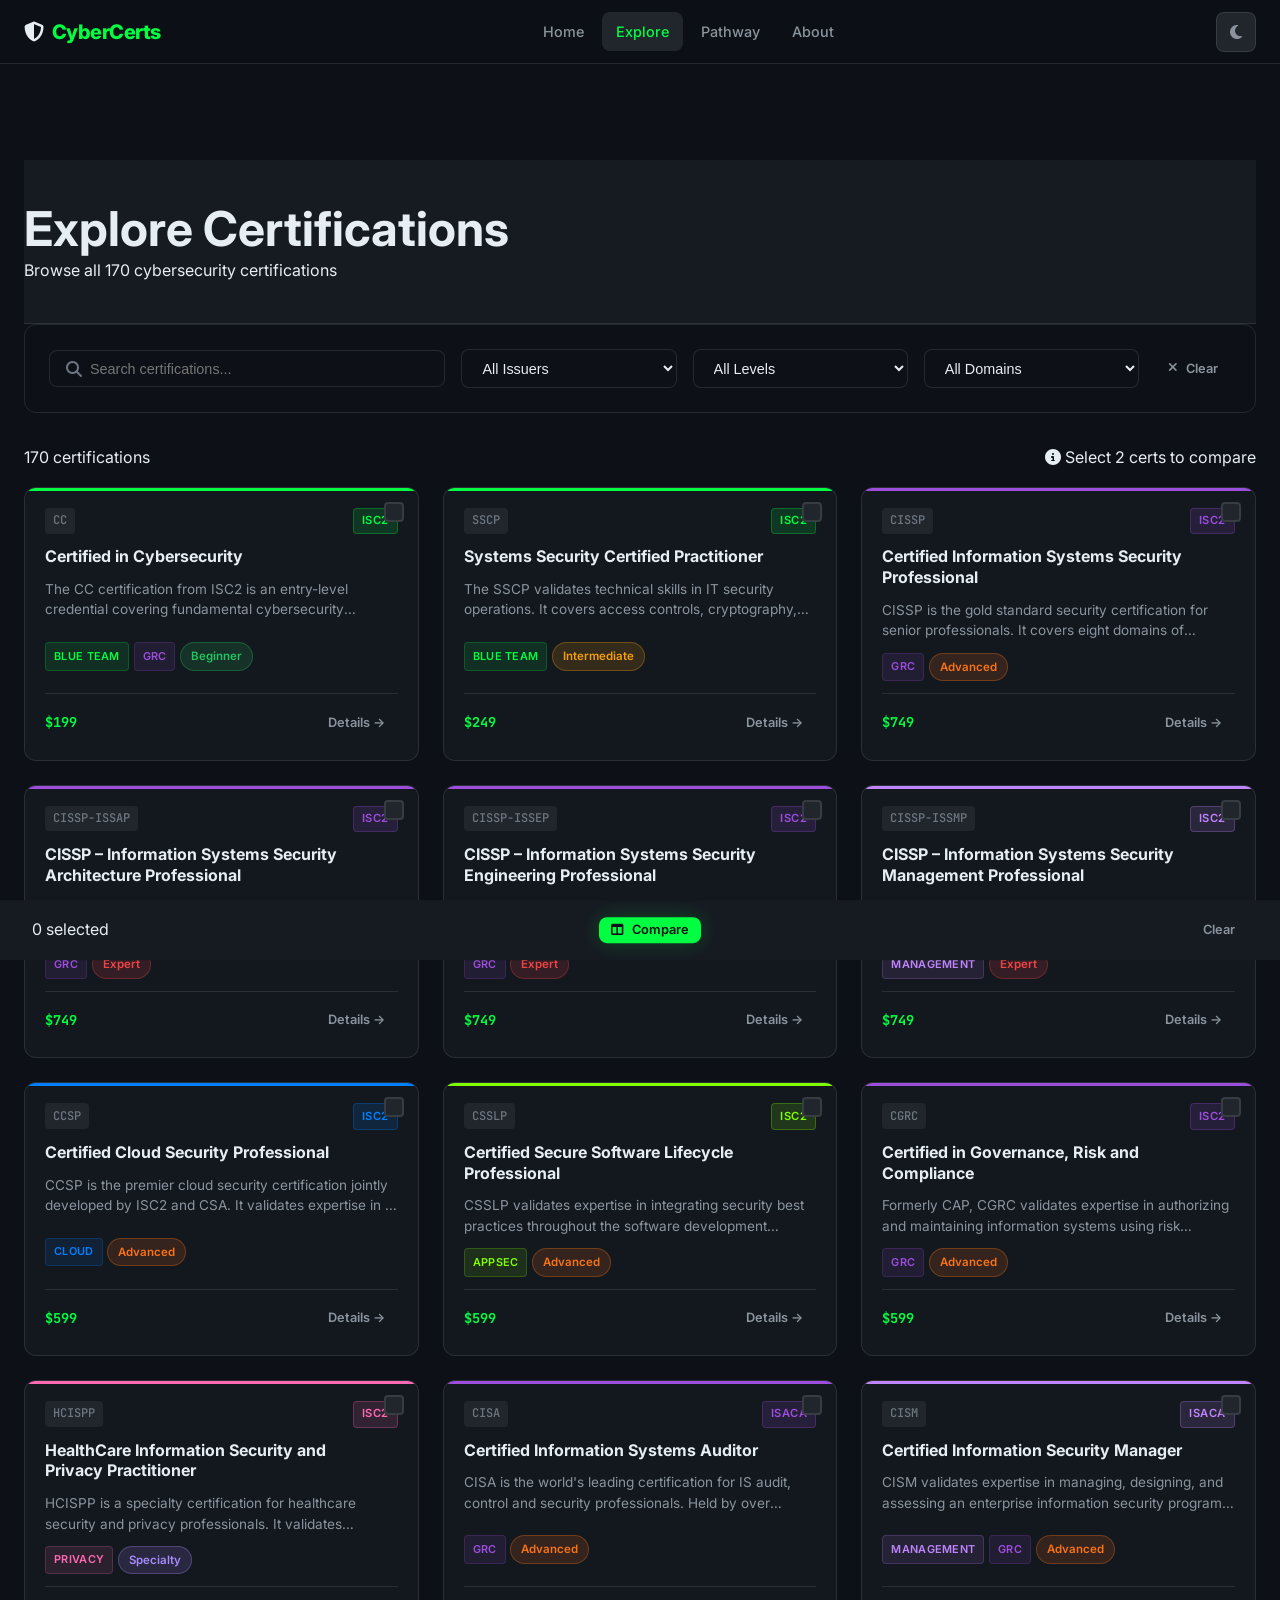
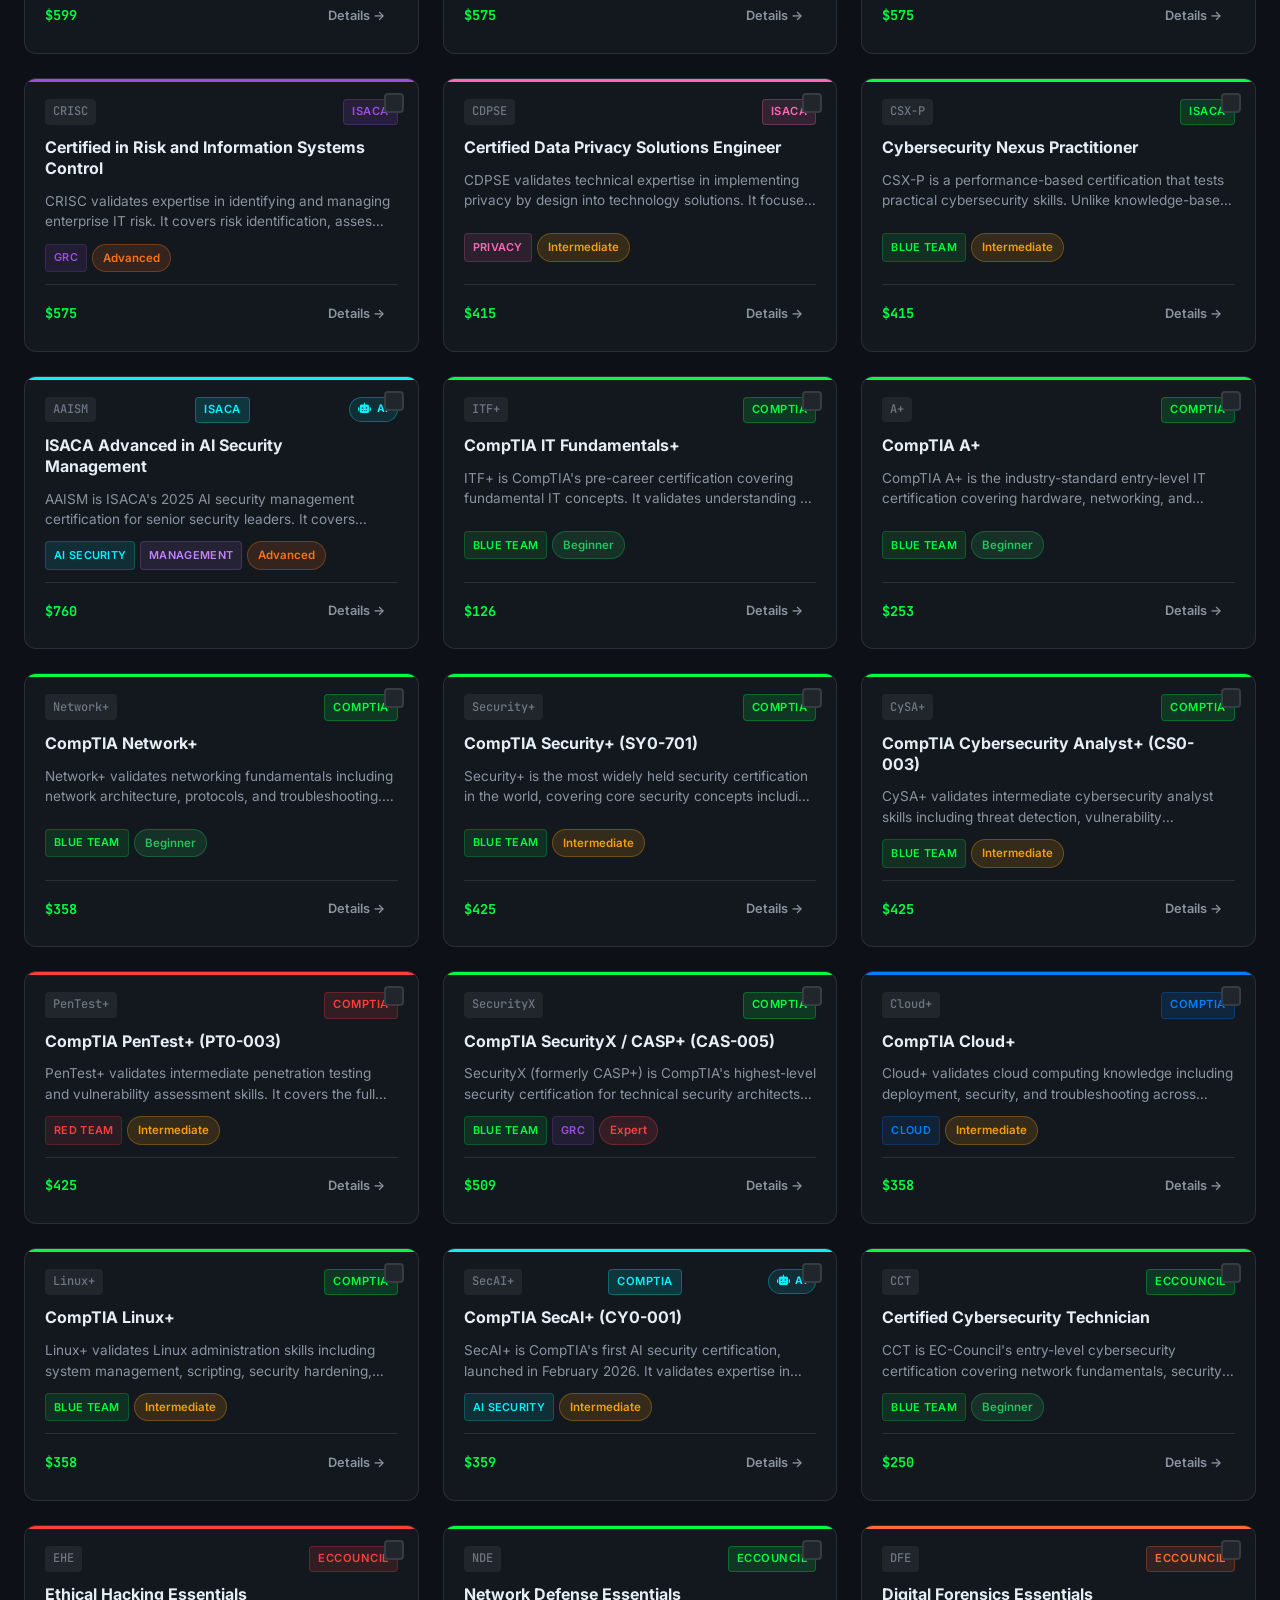
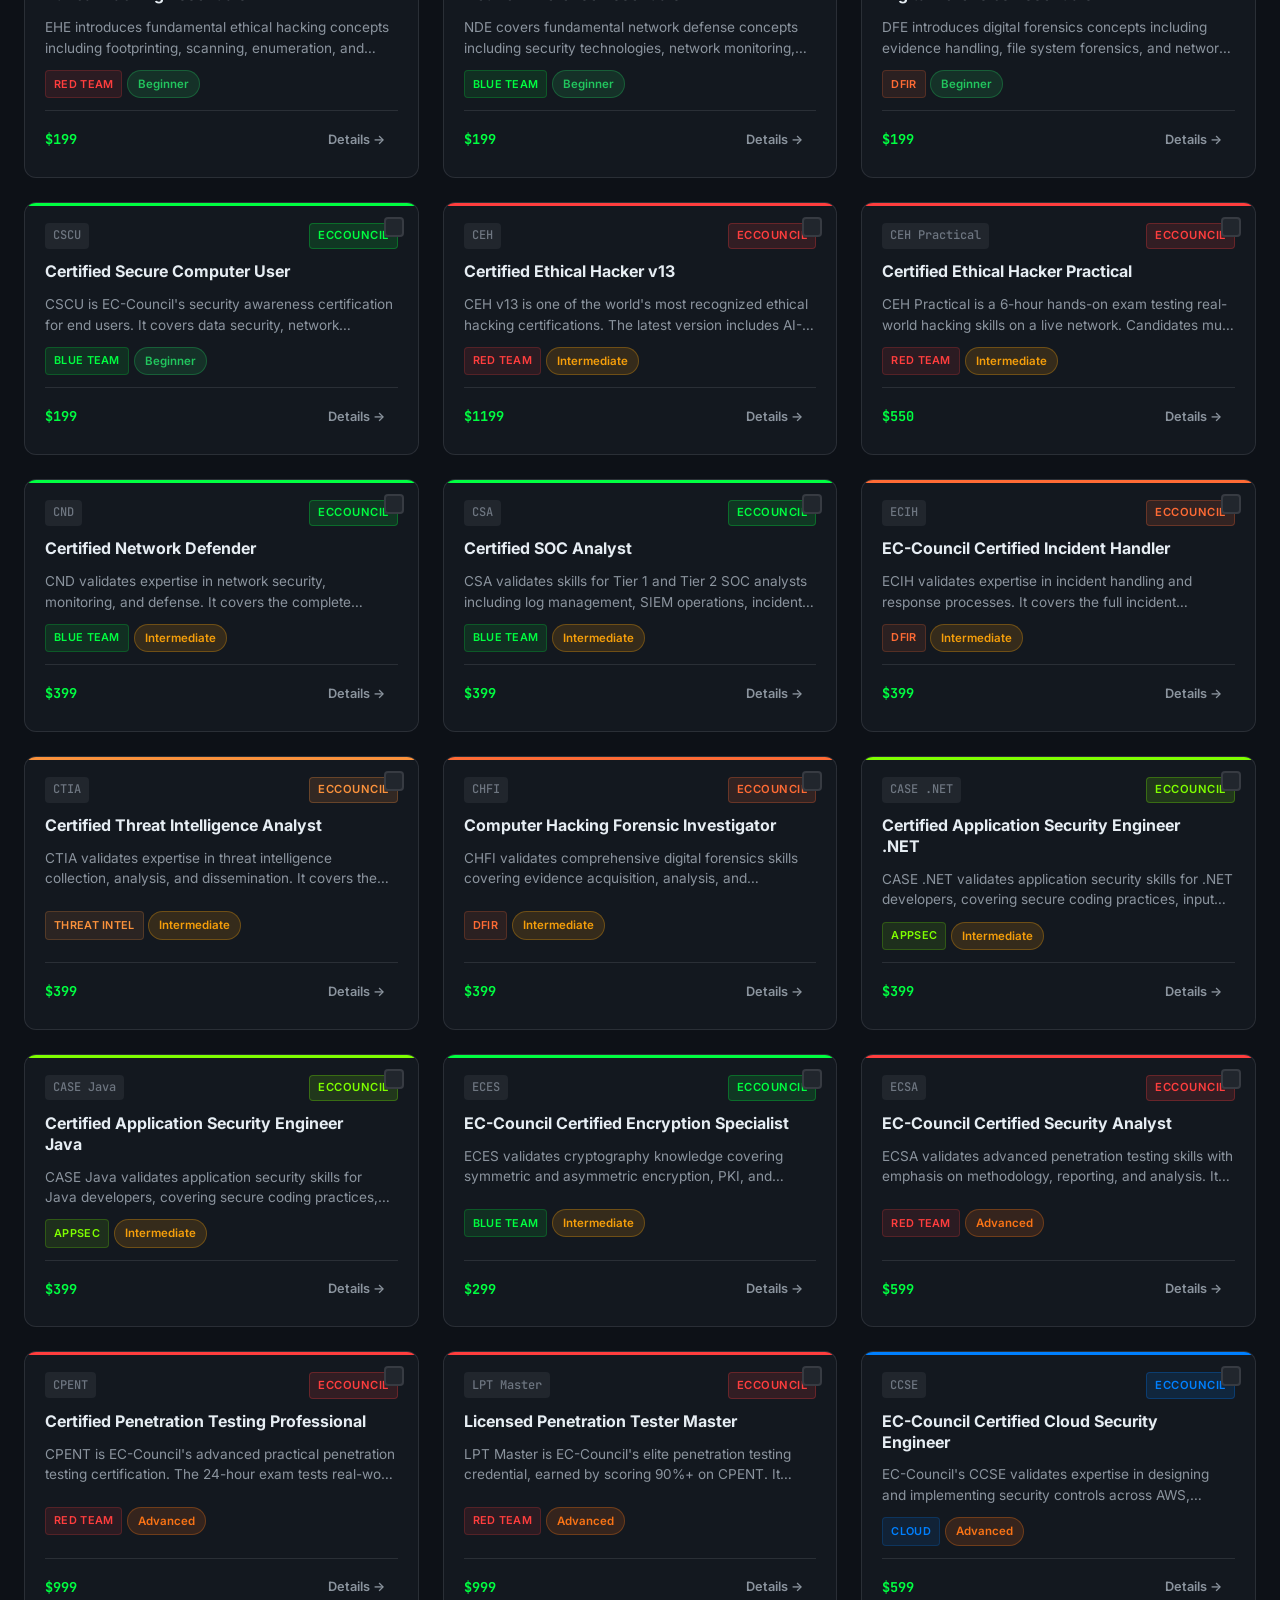
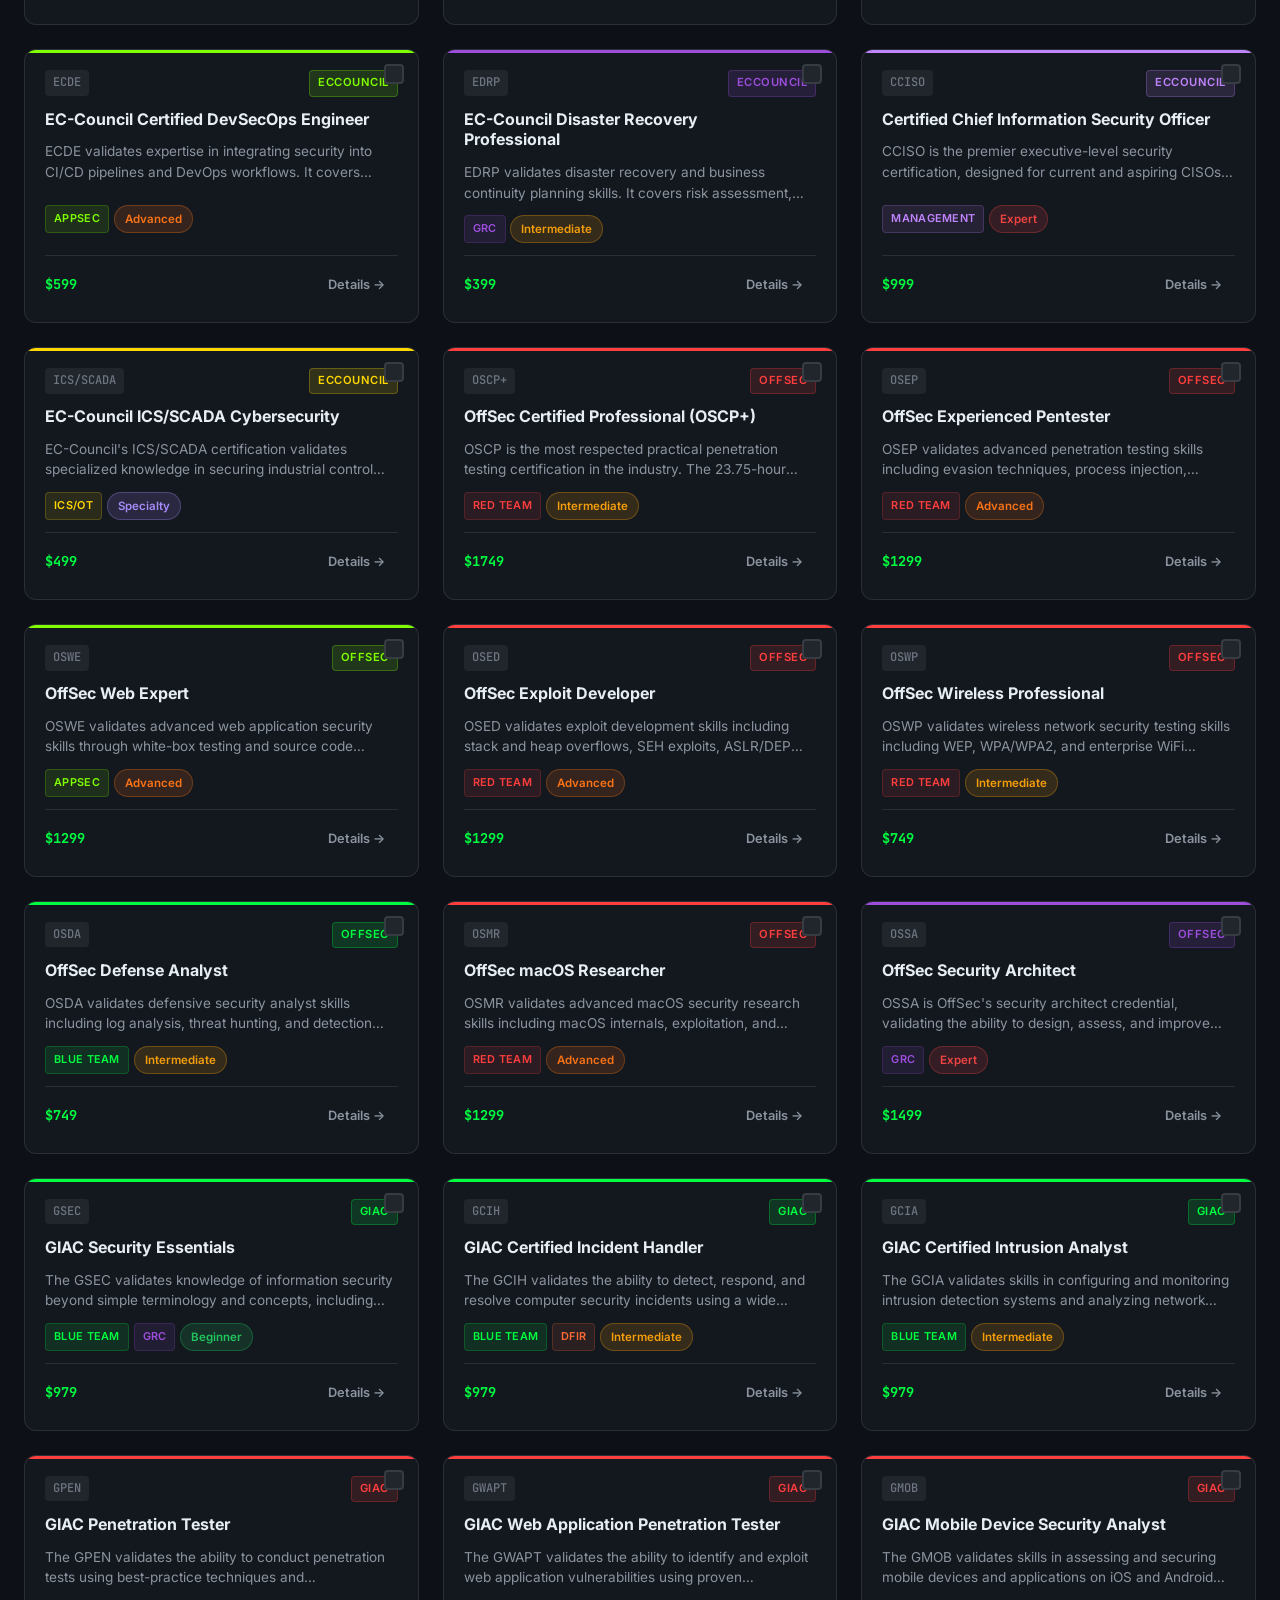
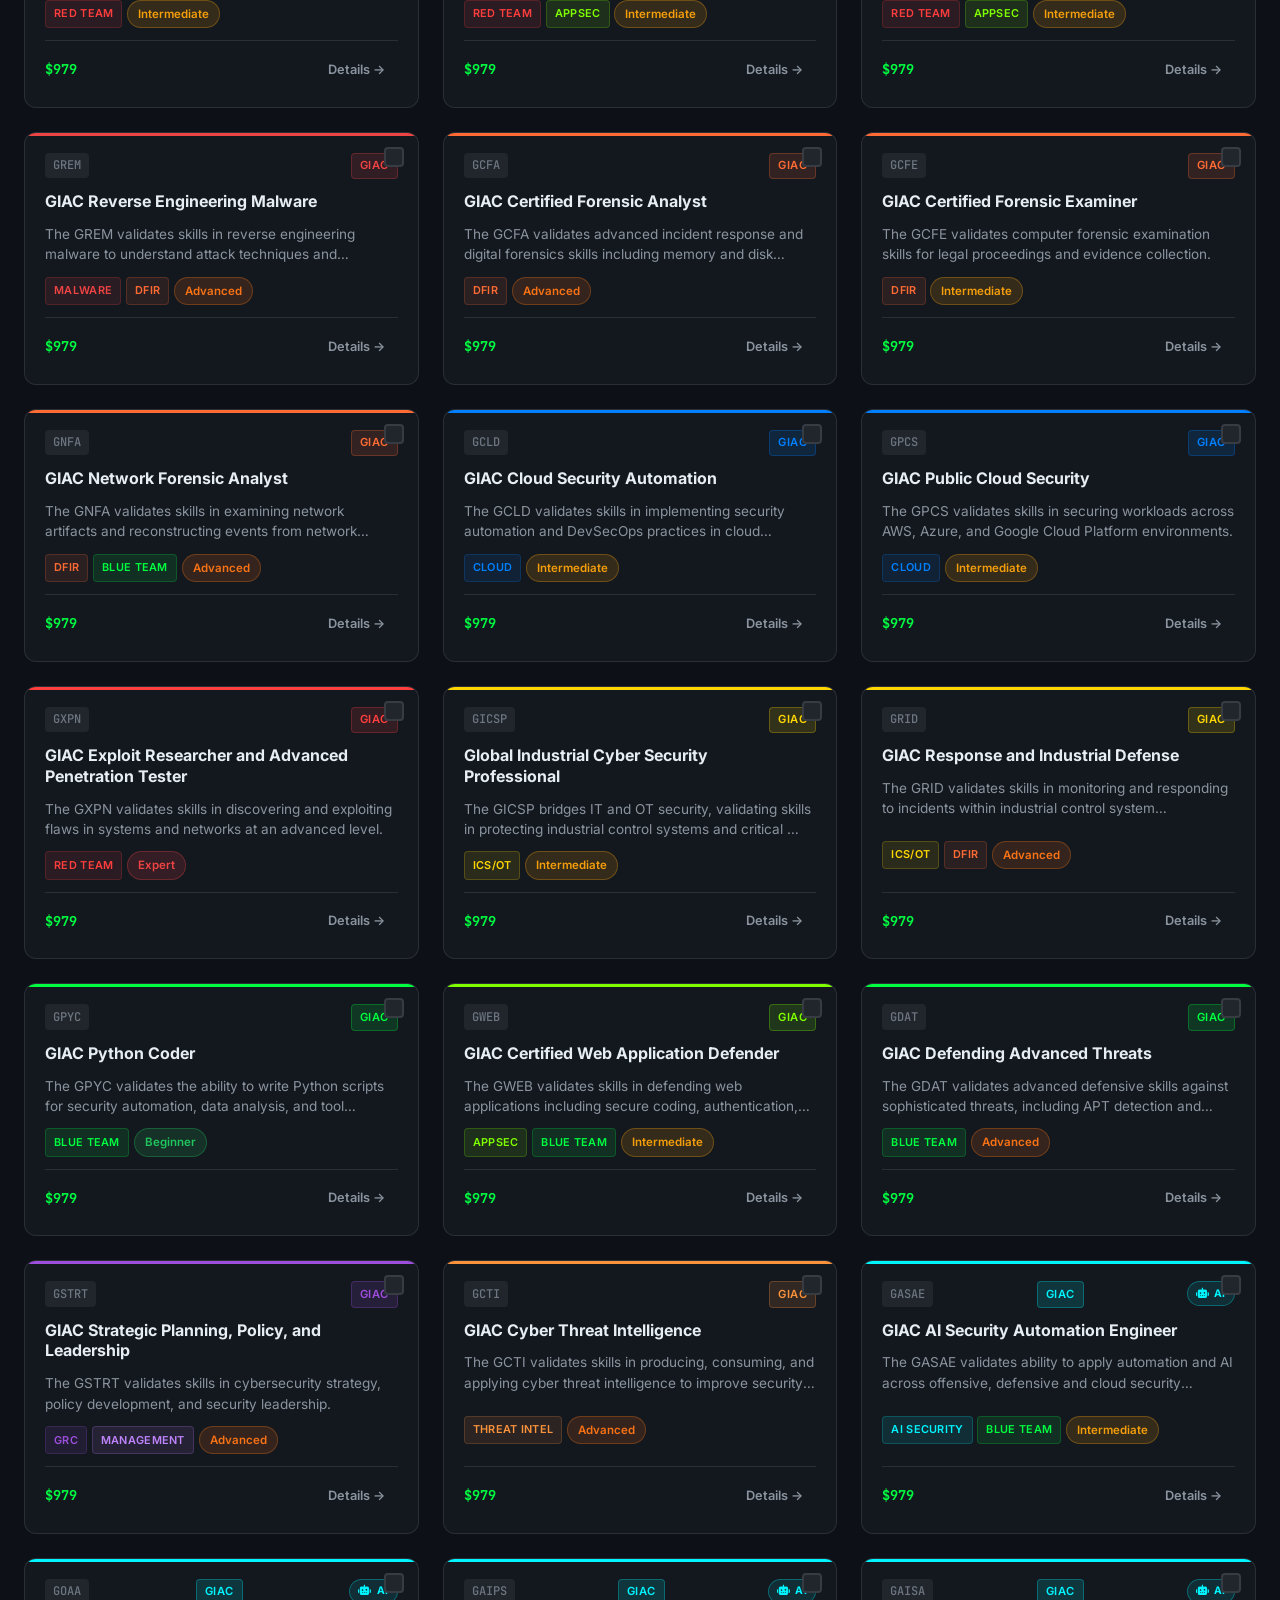
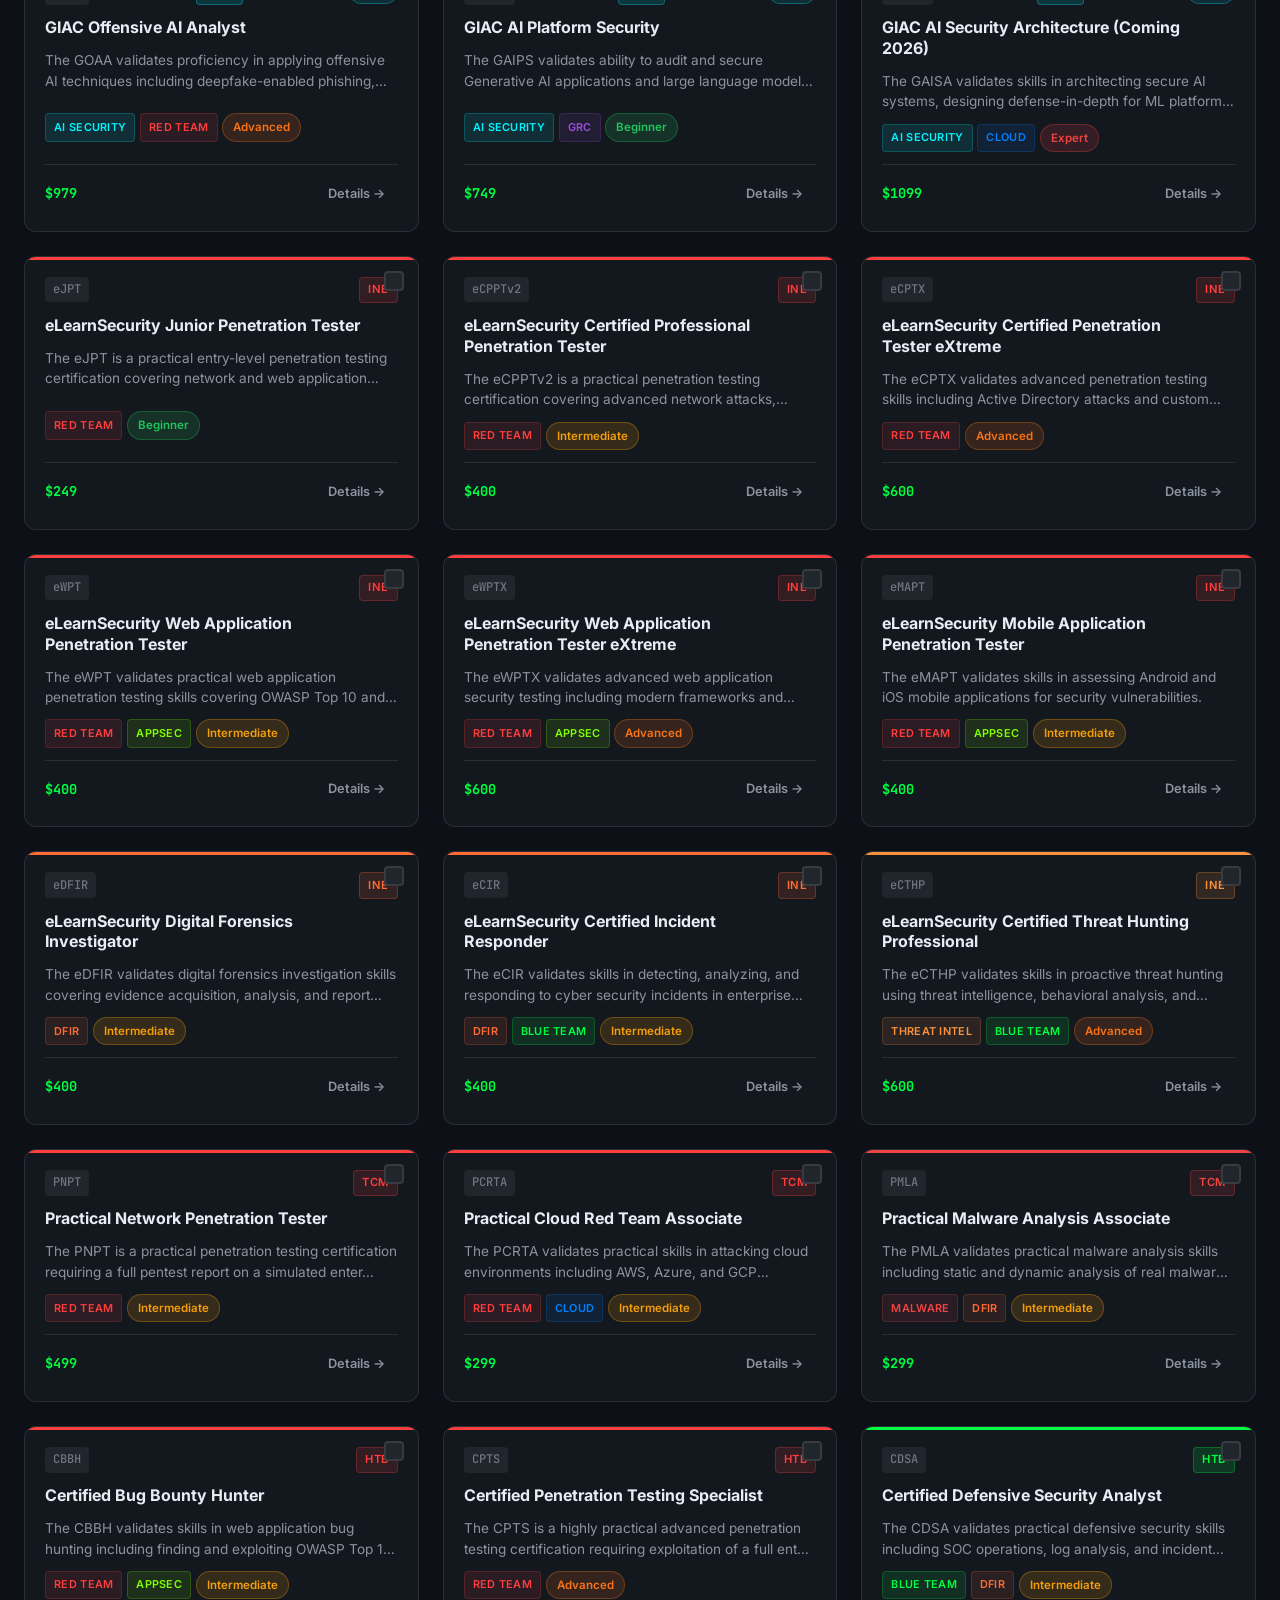
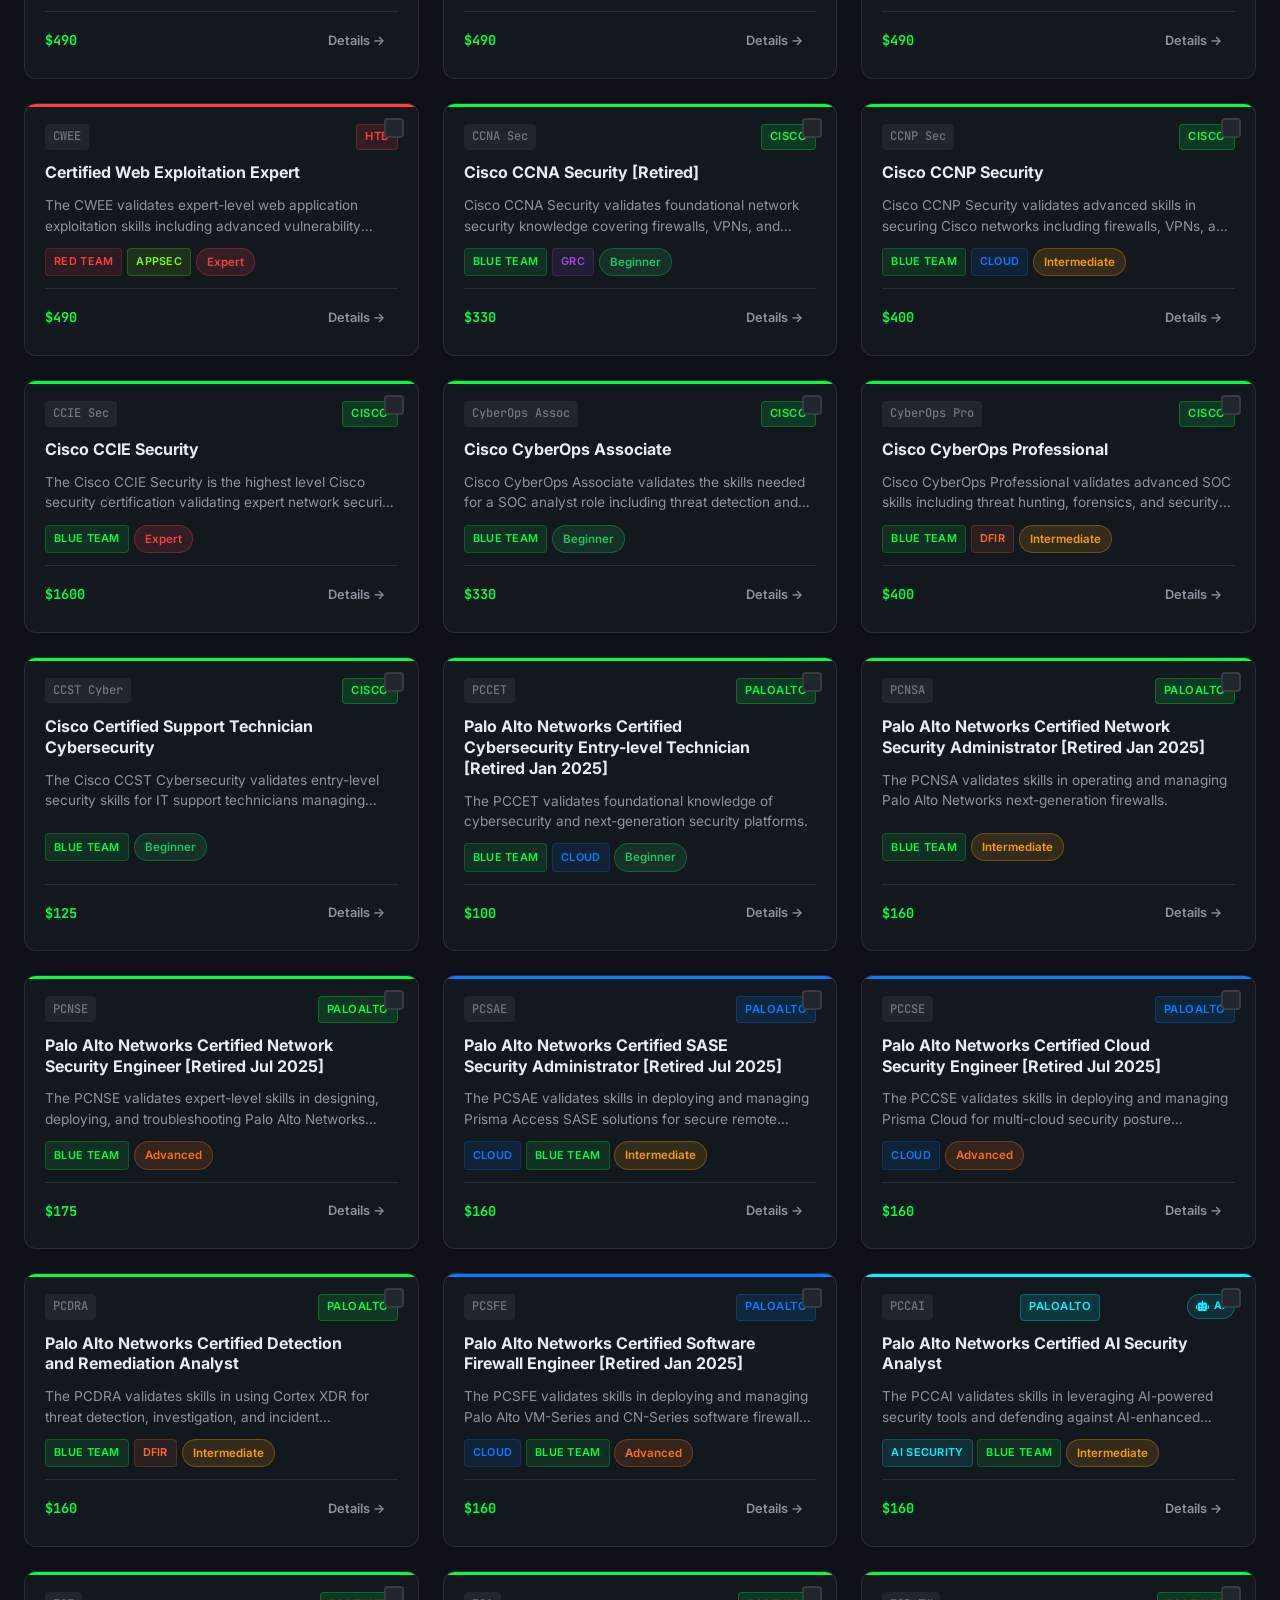
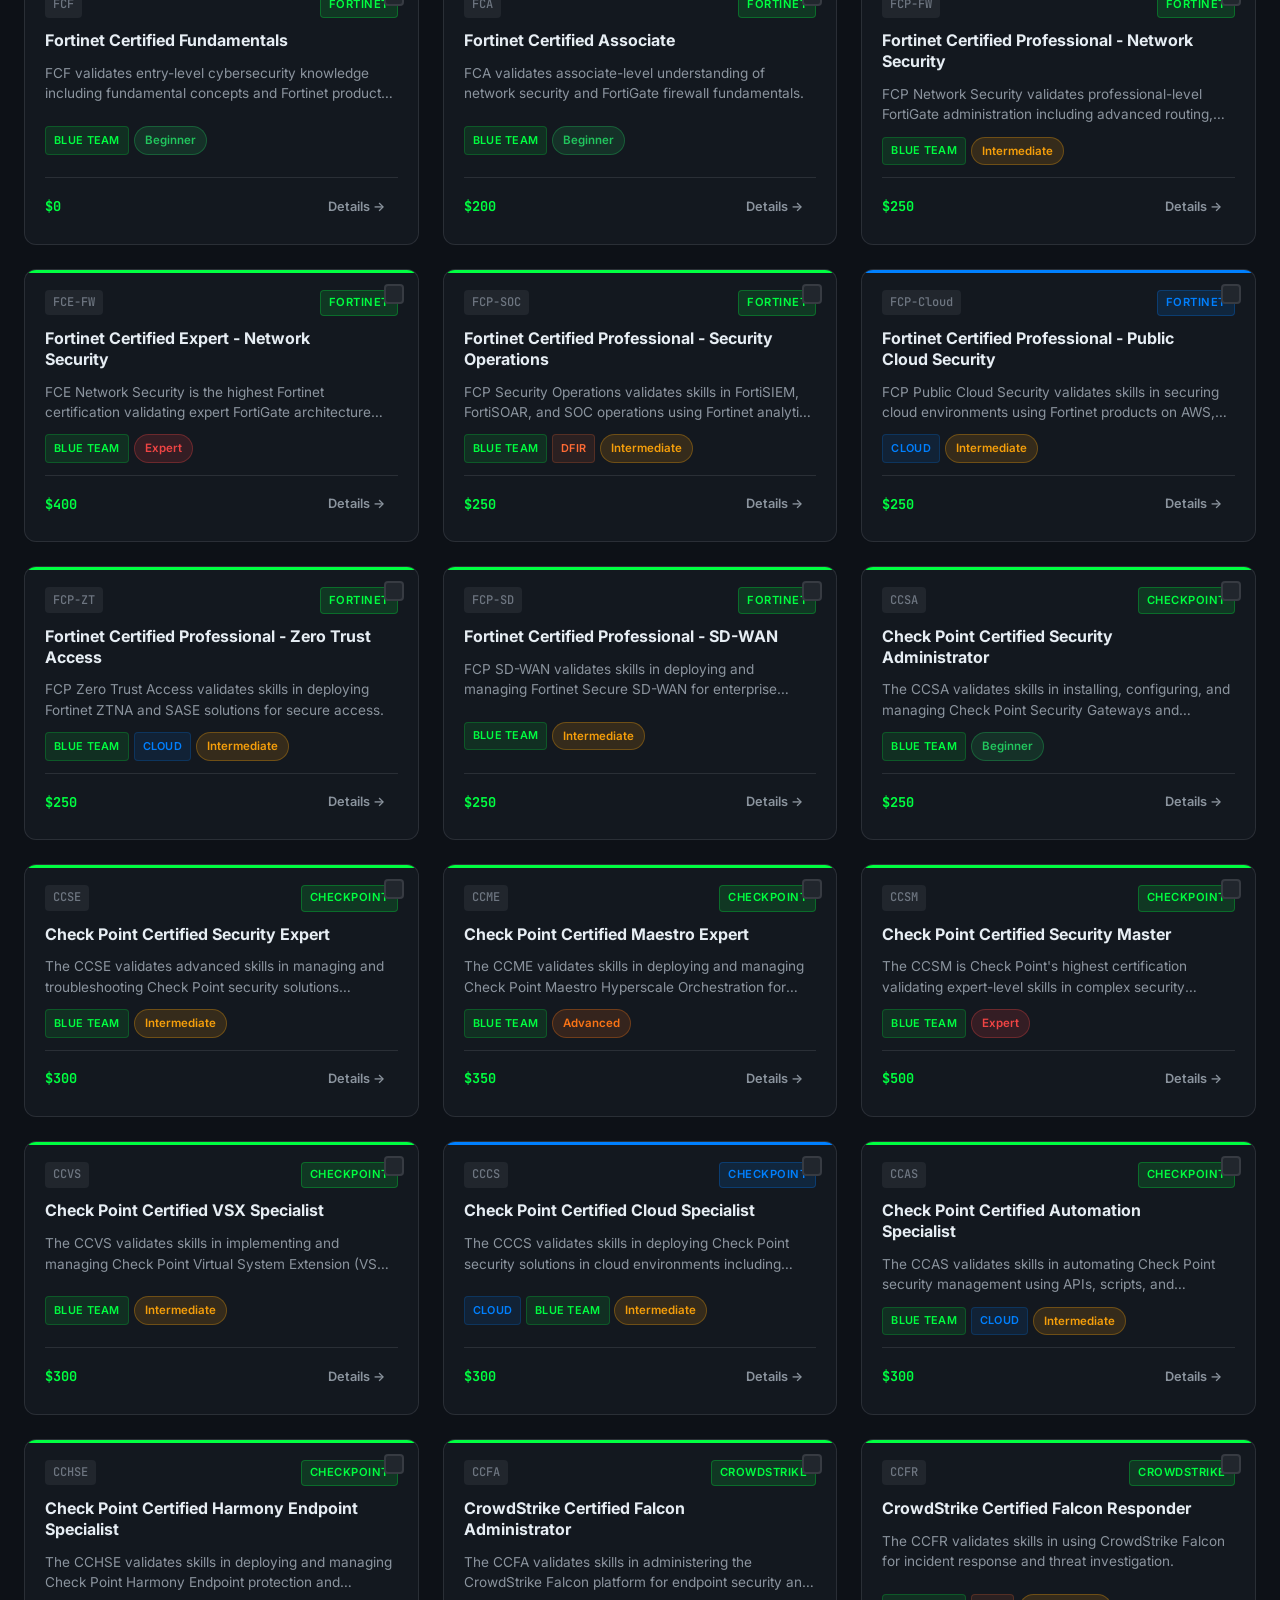
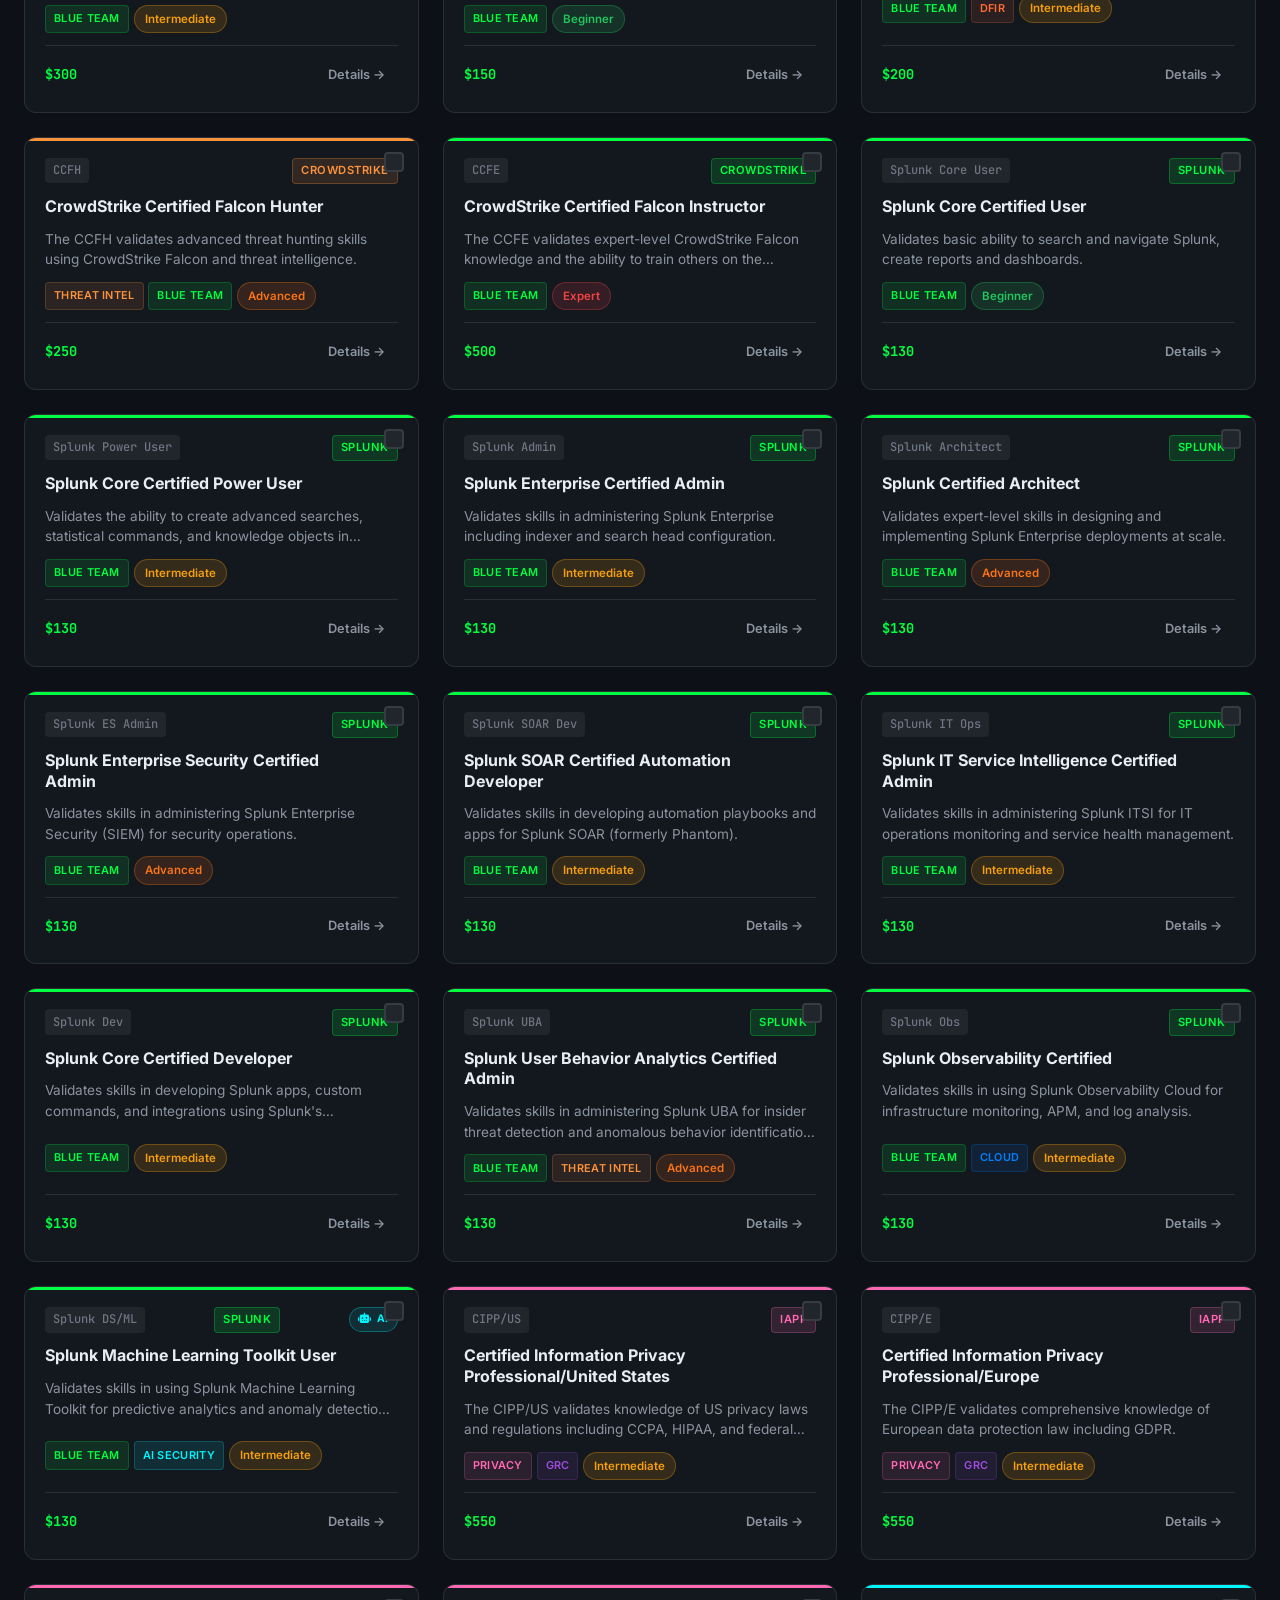
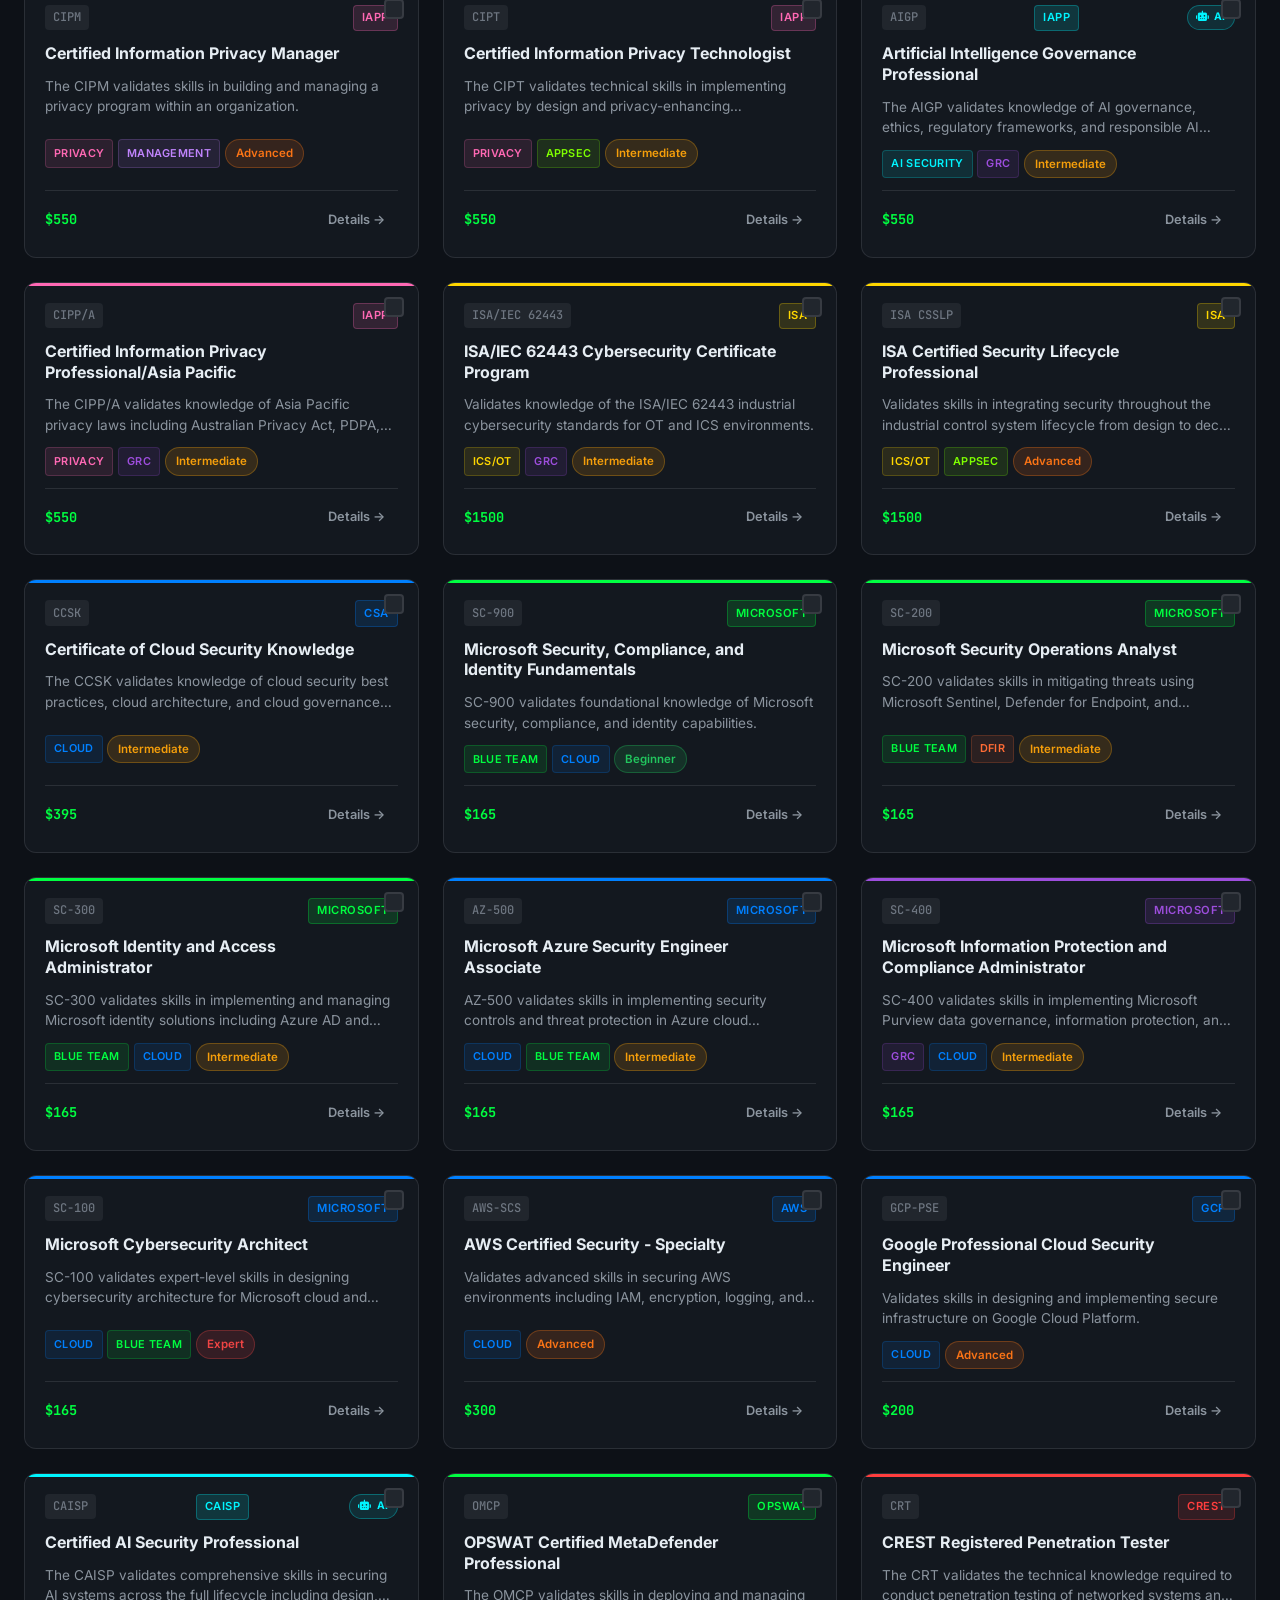
<file: explore.html>
<!DOCTYPE html>
<html lang="en">
<head>
  <meta charset="UTF-8">
  <meta name="viewport" content="width=device-width, initial-scale=1.0">
  <title>Explore Certifications – CyberCerts</title>
  <link rel="preconnect" href="https://fonts.googleapis.com">
  <link href="https://fonts.googleapis.com/css2?family=Inter:wght@300;400;500;600;700;800&display=swap" rel="stylesheet">
  <link rel="stylesheet" href="https://cdnjs.cloudflare.com/ajax/libs/font-awesome/6.5.0/css/all.min.css">
  <link rel="stylesheet" href="css/styles.css?v=6">
</head>
<body class="dark-mode">
  <nav class="navbar" role="navigation" aria-label="Main navigation">
    <div class="nav-container">
      <a href="index.html" class="nav-logo"><i class="fas fa-shield-halved"></i><span>CyberCerts</span></a>
      <button class="hamburger" aria-label="Toggle menu" aria-expanded="false" aria-controls="nav-menu"><span></span><span></span><span></span></button>
      <ul class="nav-menu" id="nav-menu">
        <li><a href="index.html" class="nav-link">Home</a></li>
        <li><a href="explore.html" class="nav-link active">Explore</a></li>
        <li><a href="pathway.html" class="nav-link">Pathway</a></li>
        <li><a href="about.html" class="nav-link">About</a></li>
      </ul>
      <button class="theme-toggle" aria-label="Toggle theme" id="themeToggle"><i class="fas fa-moon"></i></button>
    </div>
  </nav>

  <main class="explore-main">
    <div class="container">
      <div class="page-header reveal">
        <h1>Explore Certifications</h1>
        <p>Browse all <span id="totalCount">205</span> cybersecurity certifications</p>
      </div>

      <!-- Filter Bar -->
      <div class="filter-bar reveal" role="search" aria-label="Filter certifications">
        <div class="search-input-wrap">
          <i class="fas fa-search" aria-hidden="true"></i>
          <input type="text" id="searchInput" placeholder="Search certifications..." aria-label="Search certifications">
        </div>
        <select id="issuerFilter" aria-label="Filter by issuer">
          <option value="">All Issuers</option>
          <option value="isc2">ISC2</option>
          <option value="isaca">ISACA</option>
          <option value="comptia">CompTIA</option>
          <option value="eccouncil">EC-Council</option>
          <option value="offsec">OffSec</option>
          <option value="giac">GIAC/SANS</option>
          <option value="microsoft">Microsoft</option>
          <option value="aws">AWS</option>
          <option value="gcp">Google Cloud</option>
          <option value="cisco">Cisco</option>
          <option value="paloalto">Palo Alto</option>
          <option value="fortinet">Fortinet</option>
          <option value="checkpoint">Check Point</option>
          <option value="crowdstrike">CrowdStrike</option>
          <option value="splunk">Splunk</option>
          <option value="ine">INE/eLearnSecurity</option>
          <option value="tcm">TCM Security</option>
          <option value="htb">Hack The Box</option>
          <option value="iapp">IAPP</option>
          <option value="csa">CSA</option>
          <option value="practical-devsecops">Practical DevSecOps</option>
        </select>
        <select id="levelFilter" aria-label="Filter by level">
          <option value="">All Levels</option>
          <option value="beginner">Beginner</option>
          <option value="intermediate">Intermediate</option>
          <option value="advanced">Advanced</option>
          <option value="expert">Expert</option>
          <option value="specialty">Specialty</option>
        </select>
        <select id="domainFilter" aria-label="Filter by domain">
          <option value="">All Domains</option>
          <option value="blue-team">Blue Team / SOC</option>
          <option value="red-team">Penetration Testing</option>
          <option value="cloud">Cloud Security</option>
          <option value="grc">GRC / Compliance</option>
          <option value="dfir">Digital Forensics</option>
          <option value="appsec">AppSec</option>
          <option value="privacy">Privacy</option>
          <option value="ics-ot">ICS / OT</option>
          <option value="management">Management</option>
          <option value="threat-intel">Threat Intelligence</option>
          <option value="malware">Malware Analysis</option>
          <option value="ai-security">AI Security</option>
          <option value="vendor">Vendor-Specific</option>
        </select>
        <button class="btn btn-ghost btn-sm" id="clearFilters" aria-label="Clear all filters">
          <i class="fas fa-times" aria-hidden="true"></i> Clear
        </button>
      </div>

      <!-- Compare bar -->
      <div class="compare-bar" id="compareBar" aria-label="Compare selected certifications" hidden>
        <span id="compareCount">0 selected</span>
        <button class="btn btn-primary btn-sm" id="compareBtn" aria-label="Compare selected certifications" disabled>
          <i class="fas fa-columns" aria-hidden="true"></i> Compare
        </button>
        <button class="btn btn-ghost btn-sm" id="clearCompare" aria-label="Clear selection">Clear</button>
      </div>

      <!-- Results count -->
      <div class="results-meta">
        <span id="resultsCount">205 certifications</span>
        <label class="compare-hint" for="compareHint">
          <i class="fas fa-info-circle" aria-hidden="true"></i> Select 2 certs to compare
        </label>
      </div>

      <!-- Cert Cards Grid -->
      <div class="certs-grid" id="certsGrid" role="list" aria-label="Certification cards">
        <!-- Populated by JS -->
      </div>

      <!-- Empty state -->
      <div class="empty-state" id="emptyState" hidden>
        <i class="fas fa-search" aria-hidden="true"></i>
        <h3>No certifications found</h3>
        <p>Try adjusting your filters or search terms</p>
        <button class="btn btn-primary" id="resetFilters">Reset Filters</button>
      </div>
    </div>
  </main>

  <!-- Compare Modal -->
  <div class="modal-overlay" id="compareModal" role="dialog" aria-modal="true" aria-label="Compare certifications" hidden>
    <div class="modal-content compare-modal-content">
      <button class="modal-close" id="closeCompareModal" aria-label="Close modal">
        <i class="fas fa-times" aria-hidden="true"></i>
      </button>
      <h2>Certification Comparison</h2>
      <div class="compare-table-wrap">
        <table class="compare-table" id="compareTable" aria-label="Side by side certification comparison">
          <thead><tr id="compareHead"></tr></thead>
          <tbody id="compareBody"></tbody>
        </table>
      </div>
    </div>
  </div>

  <footer class="footer">
    <div class="container">
      <div class="footer-bottom">
        <p>&copy; 2026 CyberCerts. Exam details may change — always verify with the official issuer.</p>
        <nav aria-label="Footer navigation"><a href="index.html">Home</a> · <a href="explore.html">Explore</a> · <a href="pathway.html">Pathway</a> · <a href="about.html">About</a></nav>
      </div>
    </div>
  </footer>

  <script src="js/data.js?v=6"></script>
  <script src="js/app.js?v=6"></script>
</body>
</html>
</file>
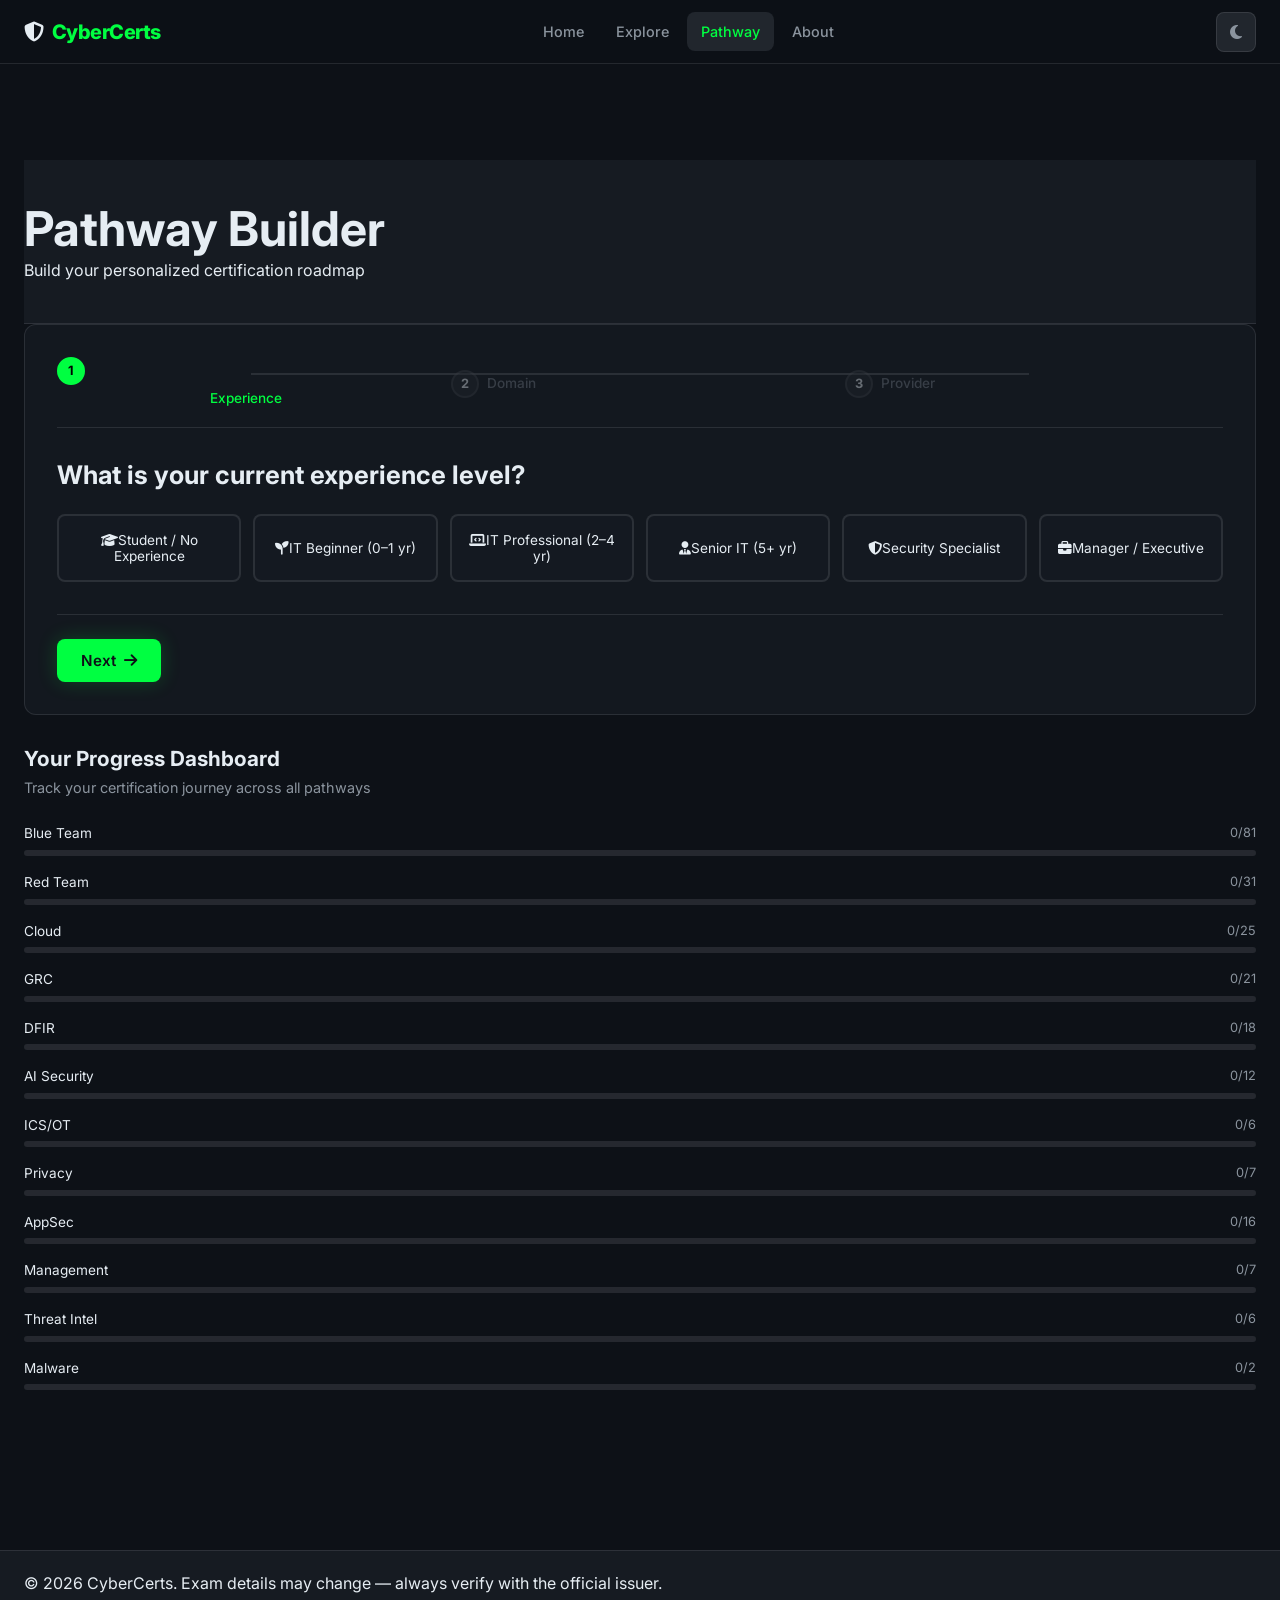
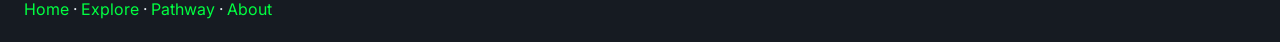
<file: pathway.html>
<!DOCTYPE html>
<html lang="en">
<head>
  <meta charset="UTF-8">
  <meta name="viewport" content="width=device-width, initial-scale=1.0">
  <title>Pathway Builder – CyberCerts</title>
  <link rel="preconnect" href="https://fonts.googleapis.com">
  <link href="https://fonts.googleapis.com/css2?family=Inter:wght@300;400;500;600;700;800&display=swap" rel="stylesheet">
  <link rel="stylesheet" href="https://cdnjs.cloudflare.com/ajax/libs/font-awesome/6.5.0/css/all.min.css">
  <link rel="stylesheet" href="css/styles.css?v=6">
</head>
<body class="dark-mode">
  <nav class="navbar">
    <div class="nav-container">
      <a href="index.html" class="nav-logo"><i class="fas fa-shield-halved"></i><span>CyberCerts</span></a>
      <button class="hamburger" aria-label="Toggle menu" aria-expanded="false" aria-controls="nav-menu"><span></span><span></span><span></span></button>
      <ul class="nav-menu" id="nav-menu">
        <li><a href="index.html" class="nav-link">Home</a></li>
        <li><a href="explore.html" class="nav-link">Explore</a></li>
        <li><a href="pathway.html" class="nav-link active">Pathway</a></li>
        <li><a href="about.html" class="nav-link">About</a></li>
      </ul>
      <button class="theme-toggle" aria-label="Toggle theme" id="themeToggle"><i class="fas fa-moon"></i></button>
    </div>
  </nav>

  <main class="pathway-main">
    <div class="container">
      <div class="page-header reveal">
        <h1>Pathway Builder</h1>
        <p>Build your personalized certification roadmap</p>
      </div>

      <!-- Wizard -->
      <div class="wizard-card reveal">
        <div class="wizard-steps" role="list" aria-label="Wizard steps">
          <div class="wizard-step active" data-step="1" role="listitem">
            <span class="wizard-step-num">1</span>
            <span class="wizard-step-label">Experience</span>
          </div>
          <div class="wizard-step" data-step="2" role="listitem">
            <span class="wizard-step-num">2</span>
            <span class="wizard-step-label">Domain</span>
          </div>
          <div class="wizard-step" data-step="3" role="listitem">
            <span class="wizard-step-num">3</span>
            <span class="wizard-step-label">Provider</span>
          </div>
        </div>

        <div class="wizard-panel active" id="wizardPanel1">
          <h3>What is your current experience level?</h3>
          <div class="option-grid">
            <button class="option-btn" data-value="student" aria-label="Student">
              <i class="fas fa-graduation-cap"></i><span>Student / No Experience</span>
            </button>
            <button class="option-btn" data-value="beginner" aria-label="IT Beginner">
              <i class="fas fa-seedling"></i><span>IT Beginner (0–1 yr)</span>
            </button>
            <button class="option-btn" data-value="professional" aria-label="IT Professional">
              <i class="fas fa-laptop-code"></i><span>IT Professional (2–4 yr)</span>
            </button>
            <button class="option-btn" data-value="senior" aria-label="Senior IT">
              <i class="fas fa-user-tie"></i><span>Senior IT (5+ yr)</span>
            </button>
            <button class="option-btn" data-value="specialist" aria-label="Security Specialist">
              <i class="fas fa-shield-alt"></i><span>Security Specialist</span>
            </button>
            <button class="option-btn" data-value="executive" aria-label="Manager/Executive">
              <i class="fas fa-briefcase"></i><span>Manager / Executive</span>
            </button>
          </div>
        </div>

        <div class="wizard-panel" id="wizardPanel2">
          <h3>Which security domain interests you?</h3>
          <div class="option-grid domain-grid">
            <button class="option-btn" data-value="blue-team"><i class="fas fa-shield-alt" style="color:#00ff41"></i><span>Blue Team / SOC</span></button>
            <button class="option-btn" data-value="red-team"><i class="fas fa-user-secret" style="color:#ff3e3e"></i><span>Penetration Testing</span></button>
            <button class="option-btn" data-value="cloud"><i class="fas fa-cloud" style="color:#0080ff"></i><span>Cloud Security</span></button>
            <button class="option-btn" data-value="dfir"><i class="fas fa-magnifying-glass" style="color:#ff6b35"></i><span>Digital Forensics</span></button>
            <button class="option-btn" data-value="grc"><i class="fas fa-balance-scale" style="color:#9d4edd"></i><span>GRC / Compliance</span></button>
            <button class="option-btn" data-value="appsec"><i class="fas fa-code" style="color:#0080ff"></i><span>AppSec</span></button>
            <button class="option-btn" data-value="privacy"><i class="fas fa-lock" style="color:#ff69b4"></i><span>Privacy</span></button>
            <button class="option-btn" data-value="ics-ot"><i class="fas fa-industry" style="color:#ffd700"></i><span>ICS / OT</span></button>
            <button class="option-btn" data-value="management"><i class="fas fa-sitemap" style="color:#20c997"></i><span>Management</span></button>
            <button class="option-btn" data-value="threat-intel"><i class="fas fa-crosshairs" style="color:#20c997"></i><span>Threat Intelligence</span></button>
            <button class="option-btn" data-value="ai-security"><i class="fas fa-robot" style="color:#00f5ff"></i><span>AI Security <span class="new-badge">NEW</span></span></button>
            <button class="option-btn" data-value="vendor"><i class="fas fa-server" style="color:#adb5bd"></i><span>Vendor-Specific</span></button>
          </div>
        </div>

        <div class="wizard-panel" id="wizardPanel3">
          <h3>Any provider preference? <span class="optional">(Optional)</span></h3>
          <div class="option-grid provider-grid">
            <button class="option-btn selected" data-value="all">All</button>
            <button class="option-btn" data-value="isc2">ISC2</button>
            <button class="option-btn" data-value="isaca">ISACA</button>
            <button class="option-btn" data-value="comptia">CompTIA</button>
            <button class="option-btn" data-value="microsoft">Microsoft</button>
            <button class="option-btn" data-value="aws">AWS</button>
            <button class="option-btn" data-value="gcp">Google Cloud</button>
            <button class="option-btn" data-value="cisco">Cisco</button>
            <button class="option-btn" data-value="giac">GIAC/SANS</button>
            <button class="option-btn" data-value="offsec">OffSec</button>
          </div>
        </div>

        <div class="wizard-footer">
          <button class="btn btn-ghost" id="wizardPrevBtn" style="display:none" aria-label="Back">
            <i class="fas fa-arrow-left"></i> Back
          </button>
          <button class="btn btn-primary" id="wizardNextBtn" aria-label="Next step">
            Next <i class="fas fa-arrow-right"></i>
          </button>
        </div>
      </div>

      <!-- Progress Dashboard -->
      <div class="progress-dashboard reveal" id="progressDashboard">
        <h2>Your Progress Dashboard</h2>
        <p>Track your certification journey across all pathways</p>
        <div id="progressTrackers"></div>
      </div>

      <!-- Pathway Display -->
      <div class="pathway-display" id="pathwayDisplay" hidden>
        <div class="pathway-display-header">
          <h2 id="pathwayTitle">Your Recommended Pathway</h2>
          <div class="pathway-display-actions">
            <button class="btn btn-ghost btn-sm" id="exportPathway" aria-label="Export pathway as text">
              <i class="fas fa-download"></i> Export
            </button>
            <button class="btn btn-ghost btn-sm" id="resetPathway" aria-label="Start over">
              <i class="fas fa-redo"></i> Reset
            </button>
          </div>
        </div>

        <!-- Visual pathway graph -->
        <div class="pathway-graph" id="pathwayGraph" role="list" aria-label="Certification pathway steps">
          <!-- Cert nodes rendered by JS -->
        </div>

        <!-- Cert detail panel (slide-in) -->
        <aside class="cert-panel" id="certPanel" aria-label="Certification details" hidden>
          <button class="cert-panel-close" id="closeCertPanel" aria-label="Close panel">
            <i class="fas fa-times"></i>
          </button>
          <div class="cert-panel-content" id="certPanelContent"></div>
        </aside>
      </div>
    </div>
  </main>

  <footer class="footer">
    <div class="container">
      <div class="footer-bottom">
        <p>&copy; 2026 CyberCerts. Exam details may change — always verify with the official issuer.</p>
        <nav aria-label="Footer navigation"><a href="index.html">Home</a> · <a href="explore.html">Explore</a> · <a href="pathway.html">Pathway</a> · <a href="about.html">About</a></nav>
      </div>
    </div>
  </footer>

  <script src="js/data.js?v=6"></script>
  <script src="js/app.js?v=6"></script>
  <script src="js/pathway.js?v=6"></script>
</body>
</html>
</file>
<file: css/styles.css>
/* ============================================================
   CyberCerts - Main Stylesheet
   Dark/cyberpunk theme with light mode toggle
   ============================================================ */

/* Google Fonts import */
@import url('https://fonts.googleapis.com/css2?family=Inter:wght@300;400;500;600;700;800;900&family=JetBrains+Mono:wght@400;500;700&display=swap');

/* ============================================================
   CSS Custom Properties
   ============================================================ */
:root {
  /* Dark theme (default) */
  --bg-primary: #0d1117;
  --bg-secondary: #161b22;
  --bg-tertiary: #21262d;
  --bg-card: rgba(22, 27, 34, 0.8);
  --bg-card-hover: rgba(33, 38, 45, 0.95);
  --bg-overlay: rgba(13, 17, 23, 0.9);

  --text-primary: #e6edf3;
  --text-secondary: #8b949e;
  --text-muted: #6e7681;
  --text-inverse: #0d1117;

  --border-color: rgba(240, 246, 252, 0.1);
  --border-hover: rgba(240, 246, 252, 0.2);

  /* Domain Colors */
  --color-blue-team: #00ff41;
  --color-red-team: #ff3e3e;
  --color-cloud: #0080ff;
  --color-grc: #9d4edd;
  --color-dfir: #ff6b35;
  --color-ai-security: #00f5ff;
  --color-ics-ot: #ffd700;
  --color-privacy: #ff69b4;
  --color-appsec: #7fff00;
  --color-management: #c084fc;
  --color-threat-intel: #fb923c;
  --color-malware: #ef4444;
  --color-vendor: #94a3b8;

  /* Level Colors */
  --color-beginner: #22c55e;
  --color-intermediate: #f59e0b;
  --color-advanced: #f97316;
  --color-expert: #ef4444;
  --color-specialty: #a78bfa;

  /* Accent */
  --accent-primary: #00ff41;
  --accent-secondary: #00f5ff;
  --accent-glow: rgba(0, 255, 65, 0.2);

  /* Shadows */
  --shadow-sm: 0 1px 3px rgba(0,0,0,0.4);
  --shadow-md: 0 4px 12px rgba(0,0,0,0.5);
  --shadow-lg: 0 8px 32px rgba(0,0,0,0.6);
  --shadow-glow: 0 0 20px rgba(0, 255, 65, 0.15);

  /* Transitions */
  --transition-fast: 0.15s ease;
  --transition-normal: 0.3s ease;
  --transition-slow: 0.5s ease;

  /* Typography */
  --font-main: 'Inter', system-ui, -apple-system, sans-serif;
  --font-mono: 'JetBrains Mono', 'Courier New', monospace;

  /* Spacing */
  --nav-height: 64px;
  --container-max: 1280px;
  --border-radius: 8px;
  --border-radius-lg: 12px;
  --border-radius-xl: 16px;
}

/* Light mode */
.light-mode {
  --bg-primary: #f0f4f8;
  --bg-secondary: #e8edf2;
  --bg-tertiary: #dce4ed;
  --bg-card: rgba(255, 255, 255, 0.9);
  --bg-card-hover: rgba(255, 255, 255, 1);
  --bg-overlay: rgba(240, 244, 248, 0.95);

  --text-primary: #1a202c;
  --text-secondary: #4a5568;
  --text-muted: #718096;
  --text-inverse: #f0f4f8;

  --border-color: rgba(0, 0, 0, 0.1);
  --border-hover: rgba(0, 0, 0, 0.2);

  --accent-primary: #059669;
  --accent-secondary: #0891b2;
  --accent-glow: rgba(5, 150, 105, 0.1);

  --shadow-sm: 0 1px 3px rgba(0,0,0,0.1);
  --shadow-md: 0 4px 12px rgba(0,0,0,0.15);
  --shadow-lg: 0 8px 32px rgba(0,0,0,0.2);
  --shadow-glow: 0 0 20px rgba(5, 150, 105, 0.1);

  --color-blue-team: #059669;
  --color-red-team: #dc2626;
  --color-cloud: #2563eb;
  --color-grc: #7c3aed;
  --color-dfir: #ea580c;
  --color-ai-security: #0891b2;
  --color-ics-ot: #d97706;
  --color-privacy: #db2777;
  --color-appsec: #65a30d;
  --color-management: #9333ea;
  --color-threat-intel: #c2410c;
  --color-malware: #b91c1c;
  --color-vendor: #64748b;
}

/* ============================================================
   Reset & Base
   ============================================================ */
*, *::before, *::after {
  box-sizing: border-box;
  margin: 0;
  padding: 0;
}

html {
  scroll-behavior: smooth;
  font-size: 16px;
}

body {
  font-family: var(--font-main);
  background-color: var(--bg-primary);
  color: var(--text-primary);
  line-height: 1.6;
  min-height: 100vh;
  transition: background-color var(--transition-normal), color var(--transition-normal);
  overflow-x: hidden;
}

a {
  color: var(--accent-primary);
  text-decoration: none;
  transition: color var(--transition-fast);
}
a:hover { text-decoration: underline; }

img { max-width: 100%; height: auto; }

button { cursor: pointer; font-family: var(--font-main); }

ul, ol { list-style: none; }

/* ============================================================
   Typography
   ============================================================ */
h1, h2, h3, h4, h5, h6 {
  font-weight: 700;
  line-height: 1.2;
  color: var(--text-primary);
}

h1 { font-size: clamp(1.8rem, 4vw, 3rem); }
h2 { font-size: clamp(1.5rem, 3vw, 2.2rem); }
h3 { font-size: clamp(1.2rem, 2.5vw, 1.6rem); }
h4 { font-size: 1.2rem; }
h5 { font-size: 1rem; }

.mono { font-family: var(--font-mono); }

/* ============================================================
   Layout Utilities
   ============================================================ */
.container {
  max-width: var(--container-max);
  margin: 0 auto;
  padding: 0 1.5rem;
}

.section {
  padding: 4rem 0;
}

.section-title {
  text-align: center;
  margin-bottom: 2.5rem;
  position: relative;
}

.section-title::after {
  content: '';
  display: block;
  width: 60px;
  height: 3px;
  background: var(--accent-primary);
  margin: 0.75rem auto 0;
  border-radius: 2px;
}

.grid {
  display: grid;
  gap: 1.5rem;
}

.grid-2 { grid-template-columns: repeat(auto-fill, minmax(340px, 1fr)); }
.grid-3 { grid-template-columns: repeat(auto-fill, minmax(280px, 1fr)); }
.grid-4 { grid-template-columns: repeat(auto-fill, minmax(240px, 1fr)); }

.flex { display: flex; }
.flex-center { display: flex; align-items: center; justify-content: center; }
.flex-between { display: flex; align-items: center; justify-content: space-between; }
.gap-1 { gap: 0.5rem; }
.gap-2 { gap: 1rem; }
.gap-3 { gap: 1.5rem; }

.text-center { text-align: center; }
.text-mono { font-family: var(--font-mono); }

/* ============================================================
   Navigation
   ============================================================ */
.navbar {
  position: sticky;
  top: 0;
  z-index: 1000;
  height: var(--nav-height);
  background: rgba(13, 17, 23, 0.85);
  backdrop-filter: blur(16px);
  -webkit-backdrop-filter: blur(16px);
  border-bottom: 1px solid var(--border-color);
  transition: background var(--transition-normal);
}

.light-mode .navbar {
  background: rgba(240, 244, 248, 0.9);
}

.navbar-inner,
.nav-container {
  display: flex;
  align-items: center;
  justify-content: space-between;
  height: 100%;
  max-width: var(--container-max);
  margin: 0 auto;
  padding: 0 1.5rem;
}

.nav-logo {
  display: flex;
  align-items: center;
  gap: 0.5rem;
  font-size: 1.25rem;
  font-weight: 800;
  color: var(--text-primary);
  text-decoration: none;
  letter-spacing: -0.5px;
}

.nav-logo .logo-icon {
  color: var(--accent-primary);
  font-size: 1.4rem;
}

.nav-logo span {
  color: var(--accent-primary);
}

/* nav-menu hidden by default (mobile-first); desktop shows via @media below */
.nav-links,
.nav-menu {
  display: none;
  align-items: center;
  gap: 0.25rem;
  list-style: none;
  margin: 0;
  padding: 0;
}

/* Desktop: show nav inline */
@media (min-width: 769px) {
  .nav-links,
  .nav-menu {
    display: flex;
    position: static !important;
    background: transparent !important;
    border: none !important;
    box-shadow: none !important;
    padding: 0 !important;
    flex-direction: row !important;
    z-index: auto !important;
    width: auto !important;
    top: auto !important;
    left: auto !important;
    right: auto !important;
  }
  .hamburger { display: none !important; }
}

.nav-links a,
.nav-menu .nav-link {
  color: var(--text-secondary);
  text-decoration: none;
  padding: 0.5rem 0.875rem;
  border-radius: var(--border-radius);
  font-weight: 500;
  font-size: 0.9rem;
  transition: all var(--transition-fast);
  display: block;
}

.nav-links a:hover,
.nav-links a.active,
.nav-menu .nav-link:hover,
.nav-menu .nav-link.active {
  color: var(--text-primary);
  background: var(--bg-tertiary);
}

.nav-links a.active,
.nav-menu .nav-link.active {
  color: var(--accent-primary);
}

.nav-actions {
  display: flex;
  align-items: center;
  gap: 0.75rem;
}

/* Theme Toggle */
.theme-toggle {
  display: flex;
  align-items: center;
  justify-content: center;
  width: 40px;
  height: 40px;
  border-radius: var(--border-radius);
  border: 1px solid var(--border-color);
  background: var(--bg-tertiary);
  color: var(--text-secondary);
  font-size: 1rem;
  transition: all var(--transition-fast);
  cursor: pointer;
}

.theme-toggle:hover {
  color: var(--accent-primary);
  border-color: var(--accent-primary);
  box-shadow: var(--shadow-glow);
}

/* Hamburger */
.hamburger {
  display: none;
  flex-direction: column;
  justify-content: center;
  gap: 5px;
  width: 40px;
  height: 40px;
  background: none;
  border: none;
  padding: 8px;
  cursor: pointer;
}

.hamburger span {
  display: block;
  width: 100%;
  height: 2px;
  background: var(--text-primary);
  transition: all var(--transition-normal);
  border-radius: 2px;
}

.hamburger.open span:nth-child(1) {
  transform: translateY(7px) rotate(45deg);
}
.hamburger.open span:nth-child(2) {
  opacity: 0;
  transform: scaleX(0);
}
.hamburger.open span:nth-child(3) {
  transform: translateY(-7px) rotate(-45deg);
}

/* Mobile nav overlay */
.mobile-nav {
  display: none;
  position: fixed;
  top: var(--nav-height);
  left: 0;
  right: 0;
  bottom: 0;
  background: var(--bg-overlay);
  z-index: 999;
  padding: 1.5rem;
  flex-direction: column;
  gap: 0.5rem;
  opacity: 0;
  transform: translateY(-10px);
  transition: opacity var(--transition-normal), transform var(--transition-normal);
}

.mobile-nav.open {
  opacity: 1;
  transform: translateY(0);
}

.mobile-nav a {
  display: block;
  color: var(--text-primary);
  text-decoration: none;
  padding: 1rem 1.25rem;
  border-radius: var(--border-radius);
  font-size: 1.1rem;
  font-weight: 500;
  border: 1px solid var(--border-color);
  background: var(--bg-secondary);
  transition: all var(--transition-fast);
}

.mobile-nav a:hover {
  border-color: var(--accent-primary);
  color: var(--accent-primary);
}

/* ============================================================
   Hero Section
   ============================================================ */
.hero {
  position: relative;
  min-height: calc(100vh - var(--nav-height));
  display: flex;
  align-items: center;
  justify-content: center;
  overflow: hidden;
  background: var(--bg-primary);
}

@media (min-width: 769px) {
  .hero {
    min-height: 70vh;
  }
}
/* Canvas must not participate in flex layout */
.hero > canvas {
  position: absolute !important;
  inset: 0;
  pointer-events: none;
  z-index: 0;
  flex: none;
  width: 100% !important;
  height: 100% !important;
}

.hero-bg {
  position: absolute;
  inset: 0;
  z-index: 0;
  overflow: hidden;
}

/* Particle canvas */
#particle-canvas,
#particles-canvas {
  position: absolute;
  inset: 0;
  pointer-events: none;
  z-index: 0;
  flex: none;
}

/* Grid overlay */
.hero-bg::before {
  content: '';
  position: absolute;
  inset: 0;
  background-image:
    linear-gradient(rgba(0,255,65,0.03) 1px, transparent 1px),
    linear-gradient(90deg, rgba(0,255,65,0.03) 1px, transparent 1px);
  background-size: 50px 50px;
}

/* Radial glow */
.hero-bg::after {
  content: '';
  position: absolute;
  inset: 0;
  background: radial-gradient(ellipse 60% 50% at 50% 50%, rgba(0,255,65,0.07) 0%, transparent 70%);
}

.hero-content {
  position: relative;
  z-index: 1;
  text-align: center;
  max-width: 800px;
  margin: 0 auto;
  padding: 4rem 1.5rem;
}

.hero-badge {
  display: inline-flex;
  align-items: center;
  gap: 0.5rem;
  background: rgba(0,255,65,0.1);
  border: 1px solid rgba(0,255,65,0.3);
  color: var(--color-blue-team);
  padding: 0.375rem 1rem;
  border-radius: 100px;
  font-size: 0.8rem;
  font-weight: 600;
  font-family: var(--font-mono);
  margin-bottom: 1.5rem;
  letter-spacing: 1px;
  text-transform: uppercase;
}

.light-mode .hero-badge {
  background: rgba(5,150,105,0.1);
  border-color: rgba(5,150,105,0.3);
}

.gradient-text {
  color: var(--accent-primary);
}
.light-mode .gradient-text {
  color: #00aa2e;
}

.hero-title {
  font-size: clamp(2.2rem, 6vw, 4rem);
  font-weight: 900;
  line-height: 1.1;
  margin-bottom: 1.25rem;
  letter-spacing: -1.5px;
}

.hero-title .highlight {
  color: var(--accent-primary);
  position: relative;
}

.hero-title .highlight::after {
  content: '';
  position: absolute;
  bottom: 2px;
  left: 0;
  right: 0;
  height: 3px;
  background: var(--accent-primary);
  opacity: 0.4;
  border-radius: 2px;
}

.hero-subtitle {
  font-size: 1.15rem;
  color: var(--text-secondary);
  margin-bottom: 2rem;
  max-width: 560px;
  margin-left: auto;
  margin-right: auto;
  line-height: 1.7;
}

.hero-cta {
  display: flex;
  gap: 1rem;
  justify-content: center;
  flex-wrap: wrap;
}

/* ============================================================
   Buttons
   ============================================================ */
.btn {
  display: inline-flex;
  align-items: center;
  gap: 0.5rem;
  padding: 0.75rem 1.5rem;
  border-radius: var(--border-radius);
  font-weight: 600;
  font-size: 0.95rem;
  border: none;
  text-decoration: none;
  cursor: pointer;
  transition: all var(--transition-fast);
  white-space: nowrap;
}

.btn-primary {
  background: var(--accent-primary);
  color: var(--text-inverse);
  box-shadow: 0 0 20px var(--accent-glow);
}

.btn-primary:hover {
  filter: brightness(1.1);
  box-shadow: 0 0 30px var(--accent-glow);
  transform: translateY(-1px);
  text-decoration: none;
  color: var(--text-inverse);
}

.btn-secondary {
  background: var(--bg-tertiary);
  color: var(--text-primary);
  border: 1px solid var(--border-color);
}

.btn-secondary:hover {
  border-color: var(--accent-primary);
  color: var(--accent-primary);
  text-decoration: none;
}

.btn-outline {
  background: transparent;
  color: var(--accent-primary);
  border: 1px solid var(--accent-primary);
}

.btn-outline:hover {
  background: rgba(0,255,65,0.1);
  text-decoration: none;
}

.btn-sm {
  padding: 0.4rem 0.875rem;
  font-size: 0.8rem;
}

.btn-lg {
  padding: 1rem 2rem;
  font-size: 1.05rem;
}

.btn-danger {
  background: var(--color-red-team);
  color: #fff;
}

.btn-ghost {
  background: transparent;
  color: var(--text-secondary);
  border: 1px solid transparent;
}

.btn-ghost:hover {
  background: var(--bg-tertiary);
  color: var(--text-primary);
  text-decoration: none;
}

/* ============================================================
   Stats Bar
   ============================================================ */
.stats-bar {
  background: var(--bg-secondary);
  border-top: 1px solid var(--border-color);
  border-bottom: 1px solid var(--border-color);
  padding: 1rem 0;
}

.stats-bar .container,
.stats-bar-inner {
  display: flex;
  justify-content: center;
  align-items: center;
  gap: 0;
  flex-wrap: wrap;
}

.stat-item {
  display: flex;
  align-items: baseline;
  gap: 0.5rem;
  padding: 0.5rem 2rem;
  border-right: 1px solid var(--border-color);
}

.stat-item:last-child {
  border-right: none;
}

.stat-number {
  font-size: 1.5rem;
  font-weight: 900;
  color: var(--accent-primary);
  font-family: var(--font-mono);
  line-height: 1;
}

.stat-label {
  font-size: 0.75rem;
  color: var(--text-secondary);
  text-transform: uppercase;
  letter-spacing: 1px;
  margin-top: 0.25rem;
}

/* ============================================================
   Glassmorphism Cards
   ============================================================ */
.card {
  background: var(--bg-card);
  backdrop-filter: blur(12px);
  -webkit-backdrop-filter: blur(12px);
  border: 1px solid var(--border-color);
  border-radius: var(--border-radius-lg);
  padding: 1.5rem;
  transition: all var(--transition-normal);
}

.card:hover {
  background: var(--bg-card-hover);
  border-color: var(--border-hover);
  transform: translateY(-2px);
  box-shadow: var(--shadow-lg);
}

/* Cert Card */
.cert-card {
  background: var(--bg-card);
  backdrop-filter: blur(12px);
  -webkit-backdrop-filter: blur(12px);
  border: 1px solid var(--border-color);
  border-radius: var(--border-radius-lg);
  padding: 1.25rem;
  transition: all var(--transition-normal);
  display: flex;
  flex-direction: column;
  gap: 0.75rem;
  position: relative;
  overflow: hidden;
}

.cert-card::before {
  content: '';
  position: absolute;
  top: 0;
  left: 0;
  right: 0;
  height: 3px;
  background: var(--card-accent, var(--accent-primary));
  border-radius: var(--border-radius-lg) var(--border-radius-lg) 0 0;
}

.cert-card:hover {
  background: var(--bg-card-hover);
  border-color: var(--card-accent, var(--accent-primary));
  transform: translateY(-3px);
  box-shadow: 0 8px 32px rgba(0,0,0,0.4), 0 0 0 1px var(--card-accent, var(--accent-primary));
}

.cert-card-header {
  display: flex;
  align-items: flex-start;
  justify-content: space-between;
  gap: 0.5rem;
}

.cert-code {
  font-family: var(--font-mono);
  font-size: 0.75rem;
  color: var(--text-muted);
  background: var(--bg-tertiary);
  padding: 0.2rem 0.5rem;
  border-radius: 4px;
  font-weight: 500;
}

.cert-card-compare {
  position: absolute;
  top: 0.875rem;
  right: 0.875rem;
  width: 20px;
  height: 20px;
  border-radius: 4px;
  border: 2px solid var(--border-color);
  background: var(--bg-tertiary);
  cursor: pointer;
  transition: all var(--transition-fast);
  appearance: none;
  -webkit-appearance: none;
}

.cert-card-compare:checked {
  background: var(--accent-primary);
  border-color: var(--accent-primary);
}

.cert-card-compare:checked::after {
  content: '✓';
  display: block;
  color: #000;
  font-size: 12px;
  text-align: center;
  line-height: 16px;
}

.cert-name {
  font-size: 1rem;
  font-weight: 700;
  color: var(--text-primary);
  line-height: 1.3;
  padding-right: 24px;
}

.cert-issuer-badge {
  font-size: 0.7rem;
  font-weight: 600;
  padding: 0.2rem 0.5rem;
  border-radius: 4px;
  text-transform: uppercase;
  letter-spacing: 0.5px;
  white-space: nowrap;
}

.cert-description {
  font-size: 0.85rem;
  color: var(--text-secondary);
  line-height: 1.5;
  display: -webkit-box;
  -webkit-line-clamp: 2;
  -webkit-box-orient: vertical;
  overflow: hidden;
}

.cert-card-footer {
  display: flex;
  align-items: center;
  justify-content: space-between;
  margin-top: auto;
  padding-top: 0.75rem;
  border-top: 1px solid var(--border-color);
  gap: 0.5rem;
}

.cert-cost {
  font-family: var(--font-mono);
  font-size: 0.85rem;
  font-weight: 700;
  color: var(--accent-primary);
}

/* AI Badge */
.ai-badge {
  display: inline-flex;
  align-items: center;
  gap: 0.3rem;
  background: rgba(0,245,255,0.1);
  border: 1px solid rgba(0,245,255,0.3);
  color: var(--color-ai-security);
  padding: 0.2rem 0.5rem;
  border-radius: 100px;
  font-size: 0.65rem;
  font-weight: 700;
  text-transform: uppercase;
  letter-spacing: 0.5px;
  white-space: nowrap;
}

.light-mode .ai-badge {
  background: rgba(8,145,178,0.1);
  border-color: rgba(8,145,178,0.3);
}

/* ============================================================
   Badges & Tags
   ============================================================ */
.badge {
  display: inline-flex;
  align-items: center;
  gap: 0.25rem;
  padding: 0.25rem 0.625rem;
  border-radius: 100px;
  font-size: 0.72rem;
  font-weight: 600;
  text-transform: capitalize;
  white-space: nowrap;
}

.badge-level-beginner {
  background: rgba(34,197,94,0.15);
  color: var(--color-beginner);
  border: 1px solid rgba(34,197,94,0.3);
}

.badge-level-intermediate {
  background: rgba(245,158,11,0.15);
  color: var(--color-intermediate);
  border: 1px solid rgba(245,158,11,0.3);
}

.badge-level-advanced {
  background: rgba(249,115,22,0.15);
  color: var(--color-advanced);
  border: 1px solid rgba(249,115,22,0.3);
}

.badge-level-expert {
  background: rgba(239,68,68,0.15);
  color: var(--color-expert);
  border: 1px solid rgba(239,68,68,0.3);
}

.badge-level-specialty {
  background: rgba(167,139,250,0.15);
  color: var(--color-specialty);
  border: 1px solid rgba(167,139,250,0.3);
}

/* Domain tags */
.tag {
  display: inline-flex;
  align-items: center;
  gap: 0.2rem;
  padding: 0.2rem 0.5rem;
  border-radius: 4px;
  font-size: 0.68rem;
  font-weight: 600;
  text-transform: uppercase;
  letter-spacing: 0.3px;
}

.tag-blue-team   { background: rgba(0,255,65,0.1);   color: var(--color-blue-team);   border: 1px solid rgba(0,255,65,0.2); }
.tag-red-team    { background: rgba(255,62,62,0.1);  color: var(--color-red-team);    border: 1px solid rgba(255,62,62,0.2); }
.tag-cloud       { background: rgba(0,128,255,0.1);  color: var(--color-cloud);       border: 1px solid rgba(0,128,255,0.2); }
.tag-grc         { background: rgba(157,78,221,0.1); color: var(--color-grc);         border: 1px solid rgba(157,78,221,0.2); }
.tag-dfir        { background: rgba(255,107,53,0.1); color: var(--color-dfir);        border: 1px solid rgba(255,107,53,0.2); }
.tag-ai-security { background: rgba(0,245,255,0.1);  color: var(--color-ai-security); border: 1px solid rgba(0,245,255,0.2); }
.tag-ics-ot      { background: rgba(255,215,0,0.1);  color: var(--color-ics-ot);      border: 1px solid rgba(255,215,0,0.2); }
.tag-privacy     { background: rgba(255,105,180,0.1);color: var(--color-privacy);     border: 1px solid rgba(255,105,180,0.2); }
.tag-appsec      { background: rgba(127,255,0,0.1);  color: var(--color-appsec);      border: 1px solid rgba(127,255,0,0.2); }
.tag-management  { background: rgba(192,132,252,0.1);color: var(--color-management);  border: 1px solid rgba(192,132,252,0.2); }
.tag-threat-intel{ background: rgba(251,146,60,0.1); color: var(--color-threat-intel);border: 1px solid rgba(251,146,60,0.2); }
.tag-malware     { background: rgba(239,68,68,0.1);  color: var(--color-malware);     border: 1px solid rgba(239,68,68,0.2); }
.tag-vendor      { background: rgba(148,163,184,0.1);color: var(--color-vendor);      border: 1px solid rgba(148,163,184,0.2); }

.tags-list {
  display: flex;
  flex-wrap: wrap;
  gap: 0.375rem;
}

/* ============================================================
   Filter Bar
   ============================================================ */
.filter-bar {
  background: var(--bg-secondary);
  border: 1px solid var(--border-color);
  border-radius: var(--border-radius-lg);
  padding: 1.25rem;
  margin-bottom: 1.5rem;
  display: flex;
  flex-wrap: wrap;
  gap: 0.875rem;
  align-items: flex-end;
}

.filter-group {
  display: flex;
  flex-direction: column;
  gap: 0.375rem;
  flex: 1;
  min-width: 160px;
}

.filter-group label {
  font-size: 0.75rem;
  font-weight: 600;
  color: var(--text-muted);
  text-transform: uppercase;
  letter-spacing: 0.5px;
}

.filter-group select,
.filter-group input {
  background: var(--bg-tertiary);
  border: 1px solid var(--border-color);
  color: var(--text-primary);
  padding: 0.5rem 0.875rem;
  border-radius: var(--border-radius);
  font-size: 0.875rem;
  font-family: var(--font-main);
  outline: none;
  transition: border-color var(--transition-fast);
  width: 100%;
  appearance: none;
  -webkit-appearance: none;
  background-image: url("data:image/svg+xml,%3Csvg xmlns='http://www.w3.org/2000/svg' width='12' height='12' fill='%238b949e' viewBox='0 0 16 16'%3E%3Cpath d='M7.247 11.14L2.451 5.658C1.885 5.013 2.345 4 3.204 4h9.592a1 1 0 0 1 .753 1.659l-4.796 5.48a1 1 0 0 1-1.506 0z'/%3E%3C/svg%3E");
  background-repeat: no-repeat;
  background-position: right 0.75rem center;
  padding-right: 2rem;
}

.filter-group input {
  background-image: none;
  padding-right: 0.875rem;
}

.filter-group select:focus,
.filter-group input:focus {
  border-color: var(--accent-primary);
  box-shadow: 0 0 0 2px var(--accent-glow);
}

.filter-actions {
  display: flex;
  gap: 0.5rem;
  align-items: flex-end;
}

.results-count {
  font-size: 0.85rem;
  color: var(--text-secondary);
  padding: 0.5rem 0;
  font-family: var(--font-mono);
}

.results-count strong {
  color: var(--accent-primary);
}

/* ============================================================
   Tab Component
   ============================================================ */
.tabs {
  border-bottom: 1px solid var(--border-color);
  margin-bottom: 1.5rem;
}

.tab-list {
  display: flex;
  gap: 0;
  overflow-x: auto;
  scrollbar-width: none;
  -ms-overflow-style: none;
}

.tab-list::-webkit-scrollbar { display: none; }

.tab-btn {
  flex-shrink: 0;
  padding: 0.75rem 1.25rem;
  font-size: 0.875rem;
  font-weight: 500;
  color: var(--text-secondary);
  background: none;
  border: none;
  border-bottom: 2px solid transparent;
  cursor: pointer;
  transition: all var(--transition-fast);
  white-space: nowrap;
}

.tab-btn:hover {
  color: var(--text-primary);
}

.tab-btn.active {
  color: var(--accent-primary);
  border-bottom-color: var(--accent-primary);
}

.tab-panel {
  display: none;
}

.tab-panel.active {
  display: block;
  animation: fadeIn 0.2s ease;
}

@keyframes fadeIn {
  from { opacity: 0; transform: translateY(4px); }
  to   { opacity: 1; transform: translateY(0); }
}

/* ============================================================
   Pathway Styles
   ============================================================ */
.pathway-container {
  padding: 2rem 0;
}

.pathway-graph {
  display: flex;
  flex-direction: column;
  gap: 0;
  position: relative;
  padding: 1rem;
}

.pathway-track {
  display: flex;
  flex-direction: row;
  align-items: center;
  gap: 0;
  overflow-x: auto;
  padding: 1rem 0;
  scrollbar-width: thin;
  scrollbar-color: var(--border-color) transparent;
}

.pathway-node {
  flex-shrink: 0;
  position: relative;
  display: flex;
  flex-direction: column;
  align-items: center;
}

.pathway-node-card {
  width: 160px;
  background: var(--bg-card);
  border: 2px solid var(--border-color);
  border-radius: var(--border-radius);
  padding: 0.875rem;
  text-align: center;
  cursor: pointer;
  transition: all var(--transition-normal);
  position: relative;
}

.pathway-node-card:hover {
  border-color: var(--accent-primary);
  box-shadow: 0 0 15px var(--accent-glow);
  transform: scale(1.03);
}

.pathway-node-card.planned   { border-color: var(--text-muted); }
.pathway-node-card.in-progress { border-color: var(--color-intermediate); box-shadow: 0 0 12px rgba(245,158,11,0.2); }
.pathway-node-card.completed { border-color: var(--color-beginner); box-shadow: 0 0 12px rgba(34,197,94,0.2); }

.node-code {
  font-family: var(--font-mono);
  font-size: 0.65rem;
  color: var(--text-muted);
  margin-bottom: 0.25rem;
}

.node-name {
  font-size: 0.75rem;
  font-weight: 600;
  color: var(--text-primary);
  line-height: 1.3;
  margin-bottom: 0.5rem;
}

.node-status {
  font-size: 0.65rem;
  font-weight: 600;
  text-transform: uppercase;
  letter-spacing: 0.5px;
}

.node-controls {
  display: flex;
  gap: 0.25rem;
  margin-top: 0.5rem;
  flex-wrap: wrap;
  justify-content: center;
}

.node-controls button {
  font-size: 0.6rem;
  padding: 0.2rem 0.4rem;
  border-radius: 3px;
  border: 1px solid var(--border-color);
  background: var(--bg-tertiary);
  color: var(--text-secondary);
  cursor: pointer;
  transition: all var(--transition-fast);
  font-family: var(--font-main);
}

.node-controls button:hover { border-color: var(--accent-primary); color: var(--accent-primary); }
.node-controls button.active-status { background: var(--accent-primary); color: #000; border-color: var(--accent-primary); }

/* Arrow between nodes */
.pathway-arrow {
  display: flex;
  align-items: center;
  padding: 0 0.5rem;
  color: var(--border-color);
  font-size: 1.25rem;
  flex-shrink: 0;
}

.pathway-arrow::after {
  content: '→';
  font-size: 1.5rem;
  color: var(--accent-primary);
  opacity: 0.5;
}

/* Progress bar */
.progress-bar-wrap {
  background: var(--bg-tertiary);
  border-radius: 100px;
  height: 8px;
  overflow: hidden;
  margin: 0.375rem 0;
}

.progress-bar-fill {
  height: 100%;
  background: var(--accent-primary);
  border-radius: 100px;
  transition: width var(--transition-slow);
}

.progress-label {
  display: flex;
  justify-content: space-between;
  font-size: 0.75rem;
  color: var(--text-secondary);
}

/* Pathway wizard */
.wizard {
  max-width: 700px;
  margin: 0 auto;
}

.wizard-steps {
  display: flex;
  gap: 0;
  margin-bottom: 2rem;
  position: relative;
}

.wizard-steps::before {
  content: '';
  position: absolute;
  top: 16px;
  left: calc(50% / 3);
  right: calc(50% / 3);
  height: 2px;
  background: var(--border-color);
  z-index: 0;
}

.wizard-step {
  flex: 1;
  text-align: center;
  position: relative;
  z-index: 1;
}

.wizard-step-circle {
  width: 32px;
  height: 32px;
  border-radius: 50%;
  border: 2px solid var(--border-color);
  background: var(--bg-secondary);
  color: var(--text-muted);
  display: flex;
  align-items: center;
  justify-content: center;
  margin: 0 auto 0.5rem;
  font-size: 0.8rem;
  font-weight: 700;
  transition: all var(--transition-normal);
}

.wizard-step.active .wizard-step-circle,
.wizard-step.done .wizard-step-circle {
  border-color: var(--accent-primary);
  background: var(--accent-primary);
  color: #000;
}

.wizard-step-label {
  font-size: 0.75rem;
  color: var(--text-muted);
}

.wizard-step.active .wizard-step-label {
  color: var(--accent-primary);
}

.wizard-panel {
  display: none;
}
.wizard-panel.active {
  display: block;
}

/* ========== FINDER (home page 3-step wizard) ========== */
.finder-section { padding: 3rem 0 4rem; }

@media (min-width: 769px) {
  .finder-section { padding: 2.5rem 0 3rem; }
  .finder-card { padding: 1.5rem 2rem; }
  .option-grid { grid-template-columns: repeat(auto-fill, minmax(160px, 1fr)); gap: 0.5rem; }
  .option-btn { padding: 0.65rem 0.75rem; font-size: 0.85rem; }
}

.finder-card {
  background: var(--bg-secondary);
  border: 1px solid var(--border-color);
  border-radius: var(--border-radius-lg);
  padding: 2rem;
}

.finder-step { display: none; }
.finder-step.active { display: block; }

.step-header {
  display: flex;
  align-items: center;
  gap: 1rem;
  margin-bottom: 1.5rem;
}

.step-number {
  width: 36px;
  height: 36px;
  border-radius: 50%;
  background: var(--accent-primary);
  color: #000;
  font-weight: 800;
  font-size: 0.85rem;
  display: flex;
  align-items: center;
  justify-content: center;
  flex-shrink: 0;
}

.step-header h3 { font-size: 1.2rem; margin: 0; }
.optional { font-size: 0.8rem; color: var(--text-muted); font-weight: 400; }

/* Results hidden until .active added by JS */
.finder-results { display: none; margin-top: 1.5rem; }
.finder-results.active { display: block; }

.results-grid {
  display: grid;
  grid-template-columns: repeat(auto-fill, minmax(280px, 1fr));
  gap: 1rem;
  margin: 1rem 0 1.5rem;
}

.results-cta { margin-top: 1rem; }

.option-grid {
  display: grid;
  grid-template-columns: repeat(auto-fill, minmax(180px, 1fr));
  gap: 0.75rem;
}

.option-btn {
  background: var(--bg-card);
  border: 2px solid var(--border-color);
  border-radius: var(--border-radius);
  padding: 1rem;
  text-align: center;
  cursor: pointer;
  transition: all var(--transition-fast);
  color: var(--text-primary);
  font-family: var(--font-main);
}

.option-btn:hover,
.option-btn.selected {
  border-color: var(--accent-primary);
  background: rgba(0,255,65,0.05);
  color: var(--accent-primary);
}

.option-btn .option-icon {
  font-size: 1.5rem;
  margin-bottom: 0.5rem;
  display: block;
}

.option-btn .option-label {
  font-size: 0.85rem;
  font-weight: 600;
}

/* ============================================================
   Modal
   ============================================================ */
.modal-overlay {
  position: fixed;
  inset: 0;
  background: rgba(0,0,0,0.75);
  backdrop-filter: blur(4px);
  z-index: 2000;
  display: flex;
  align-items: center;
  justify-content: center;
  padding: 1rem;
  opacity: 0;
  pointer-events: none;
  transition: opacity var(--transition-normal);
}

.modal-overlay.open {
  opacity: 1;
  pointer-events: all;
}

.modal {
  background: var(--bg-secondary);
  border: 1px solid var(--border-color);
  border-radius: var(--border-radius-xl);
  width: 100%;
  max-width: 900px;
  max-height: 85vh;
  overflow-y: auto;
  padding: 1.5rem;
  transform: scale(0.95) translateY(10px);
  transition: transform var(--transition-normal);
  position: relative;
}

.modal-overlay.open .modal {
  transform: scale(1) translateY(0);
}

.modal-header {
  display: flex;
  align-items: center;
  justify-content: space-between;
  margin-bottom: 1.5rem;
  padding-bottom: 1rem;
  border-bottom: 1px solid var(--border-color);
}

.modal-close {
  width: 32px;
  height: 32px;
  border-radius: 50%;
  border: 1px solid var(--border-color);
  background: var(--bg-tertiary);
  color: var(--text-secondary);
  display: flex;
  align-items: center;
  justify-content: center;
  cursor: pointer;
  font-size: 1rem;
  transition: all var(--transition-fast);
}

.modal-close:hover {
  border-color: var(--color-red-team);
  color: var(--color-red-team);
}

/* Compare table */
.compare-grid {
  display: grid;
  gap: 0;
  overflow-x: auto;
}

.compare-table {
  width: 100%;
  border-collapse: collapse;
  font-size: 0.85rem;
}

.compare-table th,
.compare-table td {
  padding: 0.625rem 0.875rem;
  border: 1px solid var(--border-color);
  text-align: left;
  vertical-align: top;
}

.compare-table th {
  background: var(--bg-tertiary);
  font-weight: 600;
  color: var(--text-secondary);
  font-size: 0.75rem;
  text-transform: uppercase;
  letter-spacing: 0.5px;
}

.compare-table tr:nth-child(even) td {
  background: var(--bg-tertiary);
}

/* ============================================================
   Selector / Quickfind on Index
   ============================================================ */
.selector-section {
  padding: 3rem 0;
  background: var(--bg-secondary);
}

.selector-steps {
  display: grid;
  grid-template-columns: repeat(auto-fit, minmax(240px, 1fr));
  gap: 1.5rem;
  margin-bottom: 2rem;
}

.selector-step {
  background: var(--bg-card);
  border: 1px solid var(--border-color);
  border-radius: var(--border-radius-lg);
  padding: 1.25rem;
}

.step-header {
  display: flex;
  align-items: center;
  gap: 0.75rem;
  margin-bottom: 1rem;
}

.step-number {
  width: 28px;
  height: 28px;
  border-radius: 50%;
  background: var(--accent-primary);
  color: #000;
  font-size: 0.8rem;
  font-weight: 700;
  display: flex;
  align-items: center;
  justify-content: center;
  flex-shrink: 0;
}

.step-title {
  font-size: 0.875rem;
  font-weight: 700;
  color: var(--text-secondary);
  text-transform: uppercase;
  letter-spacing: 0.5px;
}

.selector-step select {
  width: 100%;
  background: var(--bg-tertiary);
  border: 1px solid var(--border-color);
  color: var(--text-primary);
  padding: 0.625rem 2rem 0.625rem 0.875rem;
  border-radius: var(--border-radius);
  font-size: 0.875rem;
  font-family: var(--font-main);
  outline: none;
  cursor: pointer;
  appearance: none;
  -webkit-appearance: none;
  background-image: url("data:image/svg+xml,%3Csvg xmlns='http://www.w3.org/2000/svg' width='12' height='12' fill='%238b949e' viewBox='0 0 16 16'%3E%3Cpath d='M7.247 11.14L2.451 5.658C1.885 5.013 2.345 4 3.204 4h9.592a1 1 0 0 1 .753 1.659l-4.796 5.48a1 1 0 0 1-1.506 0z'/%3E%3C/svg%3E");
  background-repeat: no-repeat;
  background-position: right 0.75rem center;
  transition: border-color var(--transition-fast);
}

.selector-step select:focus {
  border-color: var(--accent-primary);
}

.recommendations {
  background: var(--bg-card);
  border: 1px solid var(--border-color);
  border-radius: var(--border-radius-lg);
  padding: 1.5rem;
  min-height: 100px;
}

.recommendations-inner {
  display: grid;
  grid-template-columns: repeat(auto-fill, minmax(280px, 1fr));
  gap: 1rem;
}

/* ============================================================
   Featured Pathways Section
   ============================================================ */
.pathway-cards {
  display: grid;
  grid-template-columns: repeat(auto-fill, minmax(260px, 1fr));
  gap: 1.25rem;
}

.pathway-card {
  background: var(--bg-card);
  border: 1px solid var(--border-color);
  border-radius: var(--border-radius-lg);
  padding: 1.5rem;
  cursor: pointer;
  text-decoration: none;
  display: block;
  transition: all var(--transition-normal);
  position: relative;
  overflow: hidden;
}

.pathway-card::before {
  content: '';
  position: absolute;
  top: 0;
  left: 0;
  right: 0;
  height: 3px;
  background: var(--pathway-color, var(--accent-primary));
}

.pathway-card:hover {
  transform: translateY(-3px);
  border-color: var(--pathway-color, var(--accent-primary));
  box-shadow: 0 8px 30px rgba(0,0,0,0.3);
  text-decoration: none;
}

.pathway-card-icon {
  font-size: 2rem;
  margin-bottom: 0.75rem;
  display: block;
}

.pathway-card-title {
  font-size: 1rem;
  font-weight: 700;
  color: var(--text-primary);
  margin-bottom: 0.375rem;
}

.pathway-card-desc {
  font-size: 0.82rem;
  color: var(--text-secondary);
  margin-bottom: 0.875rem;
  line-height: 1.5;
}

.pathway-card-meta {
  font-size: 0.75rem;
  color: var(--text-muted);
  font-family: var(--font-mono);
}

/* ============================================================
   Certification Detail Page
   ============================================================ */
.cert-detail-header {
  background: var(--bg-secondary);
  border-bottom: 1px solid var(--border-color);
  padding: 2rem 0;
}

.breadcrumb {
  display: flex;
  align-items: center;
  gap: 0.5rem;
  font-size: 0.8rem;
  color: var(--text-muted);
  margin-bottom: 1rem;
}

.breadcrumb a {
  color: var(--text-muted);
  text-decoration: none;
}
.breadcrumb a:hover { color: var(--accent-primary); }
.breadcrumb .sep { color: var(--text-muted); }

.cert-detail-title {
  font-size: clamp(1.5rem, 4vw, 2.5rem);
  font-weight: 900;
  margin-bottom: 0.5rem;
  letter-spacing: -0.5px;
}

.cert-detail-meta {
  display: flex;
  flex-wrap: wrap;
  gap: 0.75rem;
  align-items: center;
  margin-top: 1rem;
}

/* Skills chart */
.skills-chart {
  display: flex;
  flex-direction: column;
  gap: 0.875rem;
}

.skill-row {
  display: flex;
  flex-direction: column;
  gap: 0.25rem;
}

.skill-header {
  display: flex;
  justify-content: space-between;
  font-size: 0.85rem;
}

.skill-name { font-weight: 600; color: var(--text-primary); }
.skill-pct  { font-family: var(--font-mono); color: var(--accent-primary); font-weight: 700; }

/* Exam details grid */
.exam-grid {
  display: grid;
  grid-template-columns: repeat(auto-fill, minmax(200px, 1fr));
  gap: 1rem;
}

.exam-item {
  background: var(--bg-tertiary);
  border: 1px solid var(--border-color);
  border-radius: var(--border-radius);
  padding: 1rem;
}

.exam-item-label {
  font-size: 0.72rem;
  font-weight: 600;
  color: var(--text-muted);
  text-transform: uppercase;
  letter-spacing: 0.5px;
  margin-bottom: 0.25rem;
}

.exam-item-value {
  font-size: 0.95rem;
  font-weight: 700;
  color: var(--text-primary);
  font-family: var(--font-mono);
}

/* Study resources */
.resource-list {
  display: flex;
  flex-direction: column;
  gap: 0.625rem;
}

.resource-item {
  display: flex;
  align-items: center;
  gap: 0.875rem;
  background: var(--bg-tertiary);
  border: 1px solid var(--border-color);
  border-radius: var(--border-radius);
  padding: 0.875rem;
  text-decoration: none;
  color: var(--text-primary);
  transition: all var(--transition-fast);
}

.resource-item:hover {
  border-color: var(--accent-primary);
  color: var(--accent-primary);
  text-decoration: none;
}

.resource-icon {
  width: 36px;
  height: 36px;
  border-radius: var(--border-radius);
  background: var(--bg-card);
  display: flex;
  align-items: center;
  justify-content: center;
  font-size: 1rem;
  flex-shrink: 0;
}

/* Career info */
.career-roles {
  display: flex;
  flex-wrap: wrap;
  gap: 0.5rem;
}

.career-role {
  background: var(--bg-tertiary);
  border: 1px solid var(--border-color);
  padding: 0.4rem 0.75rem;
  border-radius: 100px;
  font-size: 0.8rem;
  font-weight: 500;
  color: var(--text-secondary);
}

.salary-display {
  font-family: var(--font-mono);
  font-size: 1.25rem;
  font-weight: 700;
  color: var(--accent-primary);
  margin: 0.75rem 0;
}

/* ============================================================
   Compare bar
   ============================================================ */
.compare-bar {
  position: fixed;
  bottom: 0;
  left: 0;
  right: 0;
  background: var(--bg-secondary);
  border-top: 1px solid var(--accent-primary);
  padding: 0.875rem 1.5rem;
  display: flex;
  align-items: center;
  justify-content: space-between;
  gap: 1rem;
  z-index: 100;
  transform: translateY(100%);
  transition: transform var(--transition-normal);
  flex-wrap: wrap;
}

.compare-bar.visible {
  transform: translateY(0);
}

.compare-bar-items {
  display: flex;
  gap: 0.75rem;
  flex-wrap: wrap;
  flex: 1;
}

.compare-bar-item {
  display: flex;
  align-items: center;
  gap: 0.5rem;
  background: var(--bg-tertiary);
  border: 1px solid var(--border-color);
  border-radius: var(--border-radius);
  padding: 0.375rem 0.75rem;
  font-size: 0.8rem;
}

.compare-bar-item .remove {
  cursor: pointer;
  color: var(--color-red-team);
  margin-left: 0.25rem;
  font-size: 0.9rem;
}

/* ============================================================
   Scroll Reveal
   ============================================================ */
.reveal {
  opacity: 0;
  transform: translateY(20px);
  transition: opacity 0.6s ease, transform 0.6s ease;
}

.reveal.visible {
  opacity: 1;
  transform: translateY(0);
}

.reveal-delay-1 { transition-delay: 0.1s; }
.reveal-delay-2 { transition-delay: 0.2s; }
.reveal-delay-3 { transition-delay: 0.3s; }
.reveal-delay-4 { transition-delay: 0.4s; }

/* ============================================================
   FAQ Accordion
   ============================================================ */
.faq-list {
  display: flex;
  flex-direction: column;
  gap: 0.5rem;
  max-width: 700px;
  margin: 0 auto;
}

.faq-item {
  background: var(--bg-card);
  border: 1px solid var(--border-color);
  border-radius: var(--border-radius);
  overflow: hidden;
  transition: border-color var(--transition-fast);
}

.faq-item.open {
  border-color: var(--accent-primary);
}

.faq-question {
  width: 100%;
  display: flex;
  align-items: center;
  justify-content: space-between;
  padding: 1rem 1.25rem;
  background: none;
  border: none;
  color: var(--text-primary);
  font-size: 0.95rem;
  font-weight: 600;
  text-align: left;
  cursor: pointer;
  transition: color var(--transition-fast);
  font-family: var(--font-main);
}

.faq-question:hover { color: var(--accent-primary); }

.faq-question .icon {
  transition: transform var(--transition-normal);
  color: var(--text-muted);
  flex-shrink: 0;
}

.faq-item.open .faq-question .icon {
  transform: rotate(180deg);
  color: var(--accent-primary);
}

.faq-answer {
  max-height: 0;
  overflow: hidden;
  transition: max-height var(--transition-normal);
}

.faq-item.open .faq-answer {
  max-height: 400px;
}

.faq-answer-inner {
  padding: 0 1.25rem 1rem;
  font-size: 0.875rem;
  color: var(--text-secondary);
  line-height: 1.7;
}

/* ============================================================
   Footer
   ============================================================ */
.footer {
  background: var(--bg-secondary);
  border-top: 1px solid var(--border-color);
  padding: 1.25rem 0;
  margin-top: 4rem;
}

.footer-row {
  display: flex;
  align-items: center;
  justify-content: space-between;
  gap: 1.5rem;
  flex-wrap: wrap;
}

.footer-logo {
  font-size: 1rem;
  font-weight: 800;
  color: var(--accent-primary);
  text-decoration: none;
  display: flex;
  align-items: center;
  gap: 0.4rem;
  white-space: nowrap;
}

.footer-nav {
  display: flex;
  gap: 0;
  flex-wrap: wrap;
  align-items: center;
}

.footer-nav a {
  color: var(--text-secondary);
  text-decoration: none;
  font-size: 0.82rem;
  padding: 0.2rem 0.75rem;
  border-right: 1px solid var(--border-color);
  transition: color var(--transition-fast);
  white-space: nowrap;
}

.footer-nav a:last-child { border-right: none; }
.footer-nav a:hover { color: var(--accent-primary); }

.footer-copy {
  font-size: 0.75rem;
  color: var(--text-muted);
  white-space: nowrap;
}

@media (max-width: 768px) {
  .footer-row { flex-direction: column; align-items: flex-start; gap: 0.75rem; }
  .footer-copy { white-space: normal; }
}

/* ============================================================
   Utility / Misc
   ============================================================ */
.divider {
  height: 1px;
  background: var(--border-color);
  margin: 1.5rem 0;
}

.info-box {
  background: rgba(0,245,255,0.05);
  border: 1px solid rgba(0,245,255,0.2);
  border-radius: var(--border-radius);
  padding: 1rem 1.25rem;
  font-size: 0.875rem;
  color: var(--text-secondary);
}

.warning-box {
  background: rgba(255,215,0,0.05);
  border: 1px solid rgba(255,215,0,0.2);
  border-radius: var(--border-radius);
  padding: 1rem 1.25rem;
  font-size: 0.875rem;
  color: var(--text-secondary);
}

.text-accent { color: var(--accent-primary); }
.text-muted  { color: var(--text-muted); }
.text-secondary { color: var(--text-secondary); }

.loading-spinner {
  display: inline-block;
  width: 24px;
  height: 24px;
  border: 2px solid var(--border-color);
  border-top-color: var(--accent-primary);
  border-radius: 50%;
  animation: spin 0.7s linear infinite;
}

@keyframes spin {
  to { transform: rotate(360deg); }
}

.empty-state {
  text-align: center;
  padding: 3rem;
  color: var(--text-muted);
}

.empty-state i {
  font-size: 2.5rem;
  margin-bottom: 1rem;
  display: block;
  opacity: 0.5;
}

/* ============================================================
   Issuer Color Badges
   ============================================================ */
.issuer-isc2         { background: rgba(0,80,160,0.15); color: #4d9fff; border: 1px solid rgba(0,80,160,0.3); }
.issuer-isaca        { background: rgba(0,120,180,0.15); color: #40b4e5; border: 1px solid rgba(0,120,180,0.3); }
.issuer-comptia      { background: rgba(220,30,30,0.15); color: #ff6b6b; border: 1px solid rgba(220,30,30,0.3); }
.issuer-eccouncil    { background: rgba(200,0,100,0.15); color: #ff4dab; border: 1px solid rgba(200,0,100,0.3); }
.issuer-offsec       { background: rgba(200,50,0,0.15); color: #ff7043; border: 1px solid rgba(200,50,0,0.3); }
.issuer-giac         { background: rgba(0,100,50,0.15);  color: #4dbb7a; border: 1px solid rgba(0,100,50,0.3); }
.issuer-ine          { background: rgba(50,0,200,0.15);  color: #7d6ff5; border: 1px solid rgba(50,0,200,0.3); }
.issuer-tcm          { background: rgba(0,150,150,0.15); color: #40e0d0; border: 1px solid rgba(0,150,150,0.3); }
.issuer-htb          { background: rgba(150,200,0,0.15); color: #9fee00; border: 1px solid rgba(150,200,0,0.3); }
.issuer-cisco        { background: rgba(0,100,200,0.15); color: #1b9af7; border: 1px solid rgba(0,100,200,0.3); }
.issuer-paloalto     { background: rgba(250,100,0,0.15); color: #ff8c42; border: 1px solid rgba(250,100,0,0.3); }
.issuer-fortinet     { background: rgba(220,60,0,0.15);  color: #ff5a1f; border: 1px solid rgba(220,60,0,0.3); }
.issuer-checkpoint   { background: rgba(200,0,0,0.15);   color: #ff5252; border: 1px solid rgba(200,0,0,0.3); }
.issuer-crowdstrike  { background: rgba(230,30,30,0.15); color: #ff4444; border: 1px solid rgba(230,30,30,0.3); }
.issuer-splunk       { background: rgba(100,0,150,0.15); color: #c084fc; border: 1px solid rgba(100,0,150,0.3); }
.issuer-crest        { background: rgba(0,60,120,0.15);  color: #4d9fff; border: 1px solid rgba(0,60,120,0.3); }
.issuer-csa          { background: rgba(0,100,100,0.15); color: #40c4c4; border: 1px solid rgba(0,100,100,0.3); }
.issuer-iapp         { background: rgba(0,60,200,0.15);  color: #6699ff; border: 1px solid rgba(0,60,200,0.3); }
.issuer-isa          { background: rgba(50,100,0,0.15);  color: #8bc34a; border: 1px solid rgba(50,100,0,0.3); }
.issuer-opswat       { background: rgba(0,150,200,0.15); color: #29b6f6; border: 1px solid rgba(0,150,200,0.3); }
.issuer-iacrb        { background: rgba(100,50,0,0.15);  color: #ffa726; border: 1px solid rgba(100,50,0,0.3); }
.issuer-opentext     { background: rgba(0,80,0,0.15);    color: #66bb6a; border: 1px solid rgba(0,80,0,0.3); }
.issuer-exterro      { background: rgba(50,0,100,0.15);  color: #ab47bc; border: 1px solid rgba(50,0,100,0.3); }
.issuer-iacis        { background: rgba(0,50,100,0.15);  color: #4fc3f7; border: 1px solid rgba(0,50,100,0.3); }
.issuer-isfce        { background: rgba(60,60,0,0.15);   color: #d4e157; border: 1px solid rgba(60,60,0,0.3); }
.issuer-iso-pecb     { background: rgba(0,0,100,0.15);   color: #7986cb; border: 1px solid rgba(0,0,100,0.3); }
.issuer-pci-ssc      { background: rgba(100,0,0,0.15);   color: #ef9a9a; border: 1px solid rgba(100,0,0,0.3); }
.issuer-mile2        { background: rgba(60,0,60,0.15);   color: #ce93d8; border: 1px solid rgba(60,0,60,0.3); }
.issuer-microsoft    { background: rgba(0,100,230,0.15); color: #5ba3f5; border: 1px solid rgba(0,100,230,0.3); }
.issuer-aws          { background: rgba(255,150,0,0.15); color: #ffb347; border: 1px solid rgba(255,150,0,0.3); }
.issuer-gcp          { background: rgba(0,120,100,0.15); color: #26a69a; border: 1px solid rgba(0,120,100,0.3); }
.issuer-zero-point-security { background: rgba(20,20,60,0.15); color: #9575cd; border: 1px solid rgba(20,20,60,0.3); }
.issuer-alteredsecurity { background: rgba(60,0,0,0.15); color: #ff7043; border: 1px solid rgba(60,0,0,0.3); }
.issuer-portswigger  { background: rgba(200,80,0,0.15);  color: #ff8a65; border: 1px solid rgba(200,80,0,0.3); }
.issuer-practical-devsecops { background: rgba(0,100,80,0.15); color: #4db6ac; border: 1px solid rgba(0,100,80,0.3); }

/* ============================================================
   Section Header styles
   ============================================================ */
.page-header {
  background: var(--bg-secondary);
  border-bottom: 1px solid var(--border-color);
  padding: 2.5rem 0;
}

.page-title {
  font-size: clamp(1.5rem, 4vw, 2.2rem);
  font-weight: 900;
  letter-spacing: -0.5px;
  margin-bottom: 0.5rem;
}

.page-subtitle {
  color: var(--text-secondary);
  font-size: 1rem;
}

/* ============================================================
   Print Styles
   ============================================================ */
@media print {
  .navbar, .footer, .compare-bar, .filter-bar,
  .btn, .mobile-nav, .theme-toggle, .hamburger {
    display: none !important;
  }

  body {
    background: #fff !important;
    color: #000 !important;
  }

  .pathway-graph {
    break-inside: avoid;
  }

  .card, .cert-card, .pathway-node-card {
    border: 1px solid #ccc !important;
    background: #fff !important;
    box-shadow: none !important;
    break-inside: avoid;
  }

  a::after {
    content: " (" attr(href) ")";
    font-size: 0.75em;
    color: #666;
  }

  .pathway-arrow::after {
    content: ' → ';
    color: #333;
  }

  h1, h2, h3, h4, h5, h6 { color: #000 !important; }
  .text-accent { color: #000 !important; }
}

/* ============================================================
   Responsive
   ============================================================ */
@media (max-width: 1024px) {
  .grid-4 { grid-template-columns: repeat(auto-fill, minmax(200px, 1fr)); }
}

@media (max-width: 768px) {
  /* Mobile nav dropdown */
  .nav-links.open,
  .nav-menu.open {
    display: flex !important;
    position: fixed;
    top: var(--nav-height);
    left: 0;
    right: 0;
    background: var(--bg-secondary);
    flex-direction: column;
    padding: 1rem 1.5rem;
    border-bottom: 1px solid var(--border-color);
    z-index: 998;
    gap: 0.25rem;
    box-shadow: 0 8px 32px rgba(0,0,0,0.4);
  }
  .nav-menu li { list-style: none; }
  .nav-menu .nav-link {
    padding: 0.875rem 1rem;
    font-size: 1rem;
    border: 1px solid var(--border-color);
    border-radius: var(--border-radius);
    background: var(--bg-tertiary);
    margin-bottom: 0.25rem;
    display: block;
  }
  .nav-menu .nav-link:hover,
  .nav-menu .nav-link.active {
    border-color: var(--accent-primary);
    color: var(--accent-primary);
  }
  .hamburger { display: flex !important; }
  .mobile-nav { display: flex; }

  .grid-2,
  .grid-3,
  .grid-4 {
    grid-template-columns: 1fr;
  }

  .stats-bar .container {
    gap: 0;
  }
  .stat-item {
    padding: 0.4rem 1rem;
    border-right: 1px solid var(--border-color);
  }

  .selector-steps {
    grid-template-columns: 1fr;
  }

  .pathway-cards {
    grid-template-columns: repeat(auto-fill, minmax(220px, 1fr));
  }

  .hero-cta {
    flex-direction: column;
    align-items: center;
  }

  .filter-bar {
    flex-wrap: wrap;
    gap: 0.5rem;
  }

  .filter-group {
    min-width: unset;
    width: 100%;
  }

  .tab-btn {
    padding: 0.625rem 0.875rem;
    font-size: 0.8rem;
  }

  .modal {
    max-height: 90vh;
    padding: 1rem;
  }

  .compare-table { font-size: 0.75rem; }
  .compare-table th, .compare-table td { padding: 0.4rem 0.5rem; }
}

@media (max-width: 480px) {
  .hero-title { font-size: 1.8rem; }
  .stat-number { font-size: 1.5rem; }
  .pathway-cards { grid-template-columns: 1fr; }
}

/* ============================================================
   Scrollbar styling
   ============================================================ */
::-webkit-scrollbar { width: 6px; height: 6px; }
::-webkit-scrollbar-track { background: var(--bg-primary); }
::-webkit-scrollbar-thumb { background: var(--border-color); border-radius: 3px; }
::-webkit-scrollbar-thumb:hover { background: var(--text-muted); }

/* ============================================================
   Selection
   ============================================================ */
::selection {
  background: var(--accent-primary);
  color: #000;
}

/* ============================================================
   Focus styles
   ============================================================ */
:focus-visible {
  outline: 2px solid var(--accent-primary);
  outline-offset: 2px;
}

/* ========== ABOUT PAGE ========== */
.about-page, .about-main { padding: 6rem 0 4rem; min-height: 100vh; }
.about-hero { text-align: center; margin-bottom: 3rem; }
.about-hero h1 { font-size: clamp(2rem,5vw,3.5rem); margin-bottom: 1rem; }
.about-lead { font-size: 1.2rem; color: var(--text-secondary); max-width: 600px; margin: 0 auto; }
.about-grid { display: grid; grid-template-columns: repeat(auto-fit,minmax(280px,1fr)); gap: 1.5rem; margin-bottom: 3rem; }
.about-card { background: var(--card-bg); border: 1px solid var(--border-color); border-radius: 12px; padding: 2rem; }
.about-card-icon { font-size: 2.5rem; margin-bottom: 1rem; }
.about-card h2 { font-size: 1.3rem; margin-bottom: 1rem; color: var(--accent-cyan); }
.about-card p { color: var(--text-secondary); line-height: 1.7; }
.about-list { color: var(--text-secondary); line-height: 1.9; padding-left: 0; list-style: none; }
.about-list li::before { content: '→ '; color: var(--accent-cyan); }
.about-list.numbered { counter-reset: step; }
.about-list.numbered li { counter-increment: step; }
.about-list.numbered li::before { content: counter(step) '. '; color: var(--accent-cyan); }
.about-domains { margin-bottom: 3rem; }
.about-domains h2 { font-size: 1.5rem; margin-bottom: 1.5rem; }
.domain-chips { display: flex; flex-wrap: wrap; gap: 0.75rem; }
.domain-chip { padding: 0.5rem 1rem; border-radius: 20px; font-size: 0.9rem; }
.about-cta { text-align: center; padding: 3rem; background: var(--card-bg); border: 1px solid var(--border-color); border-radius: 12px; }
.about-cta h2 { font-size: 1.8rem; margin-bottom: 0.5rem; }
.about-cta p { color: var(--text-secondary); margin-bottom: 1.5rem; }
.cta-buttons { display: flex; gap: 1rem; justify-content: center; flex-wrap: wrap; }

/* ========== PATHWAY PAGE EXTRA ========== */
.wizard-step { display: none; }
.wizard-step.active { display: block; }
.domain-grid, .level-grid { display: grid; grid-template-columns: repeat(auto-fill,minmax(160px,1fr)); gap: 1rem; margin: 1.5rem 0; }
.domain-select-card, .level-select-card { background: var(--card-bg); border: 1px solid var(--border-color); border-radius: 12px; padding: 1.5rem 1rem; cursor: pointer; text-align: center; transition: all 0.2s; }
.domain-select-card:hover, .level-select-card:hover { border-color: var(--card-color, var(--accent-cyan)); transform: translateY(-2px); }
.domain-select-card.selected, .level-select-card.selected { border-color: var(--card-color, var(--accent-cyan)); background: rgba(0,245,255,0.05); }
.dscard-icon { font-size: 2rem; margin-bottom: 0.5rem; }
.dscard-name { font-weight: 600; font-size: 0.95rem; }
.dscard-count { font-size: 0.8rem; color: var(--text-secondary); margin-top: 0.25rem; }
.lscard-name { font-size: 1.1rem; font-weight: 700; color: var(--card-color); }
.lscard-desc { font-size: 0.8rem; color: var(--text-secondary); margin: 0.25rem 0; }
.lscard-count { font-size: 0.85rem; }
.pathway-levels { display: flex; flex-direction: column; gap: 2rem; }
.pathway-level { }
.level-header { font-size: 1.2rem; font-weight: 700; margin-bottom: 1rem; }
.pathway-nodes { display: flex; flex-wrap: wrap; gap: 1rem; }
.pathway-node { background: var(--card-bg); border: 1px solid var(--node-color,var(--border-color)); border-radius: 10px; padding: 1rem; cursor: pointer; width: 180px; transition: all 0.2s; position: relative; }
.pathway-node:hover { transform: translateY(-3px); box-shadow: 0 4px 20px rgba(0,245,255,0.2); }
.pathway-node.completed { background: rgba(0,255,65,0.05); }
.node-code { font-size: 0.85rem; font-weight: 700; color: var(--node-color,var(--accent-cyan)); margin-bottom: 0.25rem; }
.node-name { font-size: 0.8rem; color: var(--text-secondary); line-height: 1.3; }
.node-check { position: absolute; top: 0.5rem; right: 0.5rem; background: transparent; border: 1px solid var(--border-color); border-radius: 50%; width: 24px; height: 24px; cursor: pointer; font-size: 0.85rem; line-height: 1; color: var(--text-secondary); }
.pathway-node.completed .node-check { background: #00ff41; color: #000; border-color: #00ff41; }
.pathway-summary { margin-top: 2rem; padding: 1.5rem; background: var(--card-bg); border-radius: 10px; border: 1px solid var(--border-color); }
.progress-bar { background: var(--border-color); border-radius: 10px; height: 10px; margin-bottom: 0.5rem; }
.progress-fill { background: var(--accent-cyan); border-radius: 10px; height: 100%; transition: width 0.3s; }
.progress-text { font-size: 0.9rem; color: var(--text-secondary); margin-bottom: 1rem; }
.cert-side-panel { position: fixed; right: -400px; top: 0; width: 380px; height: 100vh; background: var(--bg-secondary); border-left: 1px solid var(--border-color); z-index: 1000; overflow-y: auto; padding: 2rem; transition: right 0.3s; }
.cert-side-panel.open { right: 0; }
.panel-close { background: transparent; border: 1px solid var(--border-color); border-radius: 6px; padding: 0.25rem 0.75rem; cursor: pointer; color: var(--text-primary); float: right; margin-bottom: 1rem; }
.panel-code { font-size: 0.9rem; color: var(--accent-cyan); font-weight: 700; clear: both; }
.panel-name { font-size: 1.3rem; margin: 0.5rem 0; }
.panel-issuer { font-size: 0.85rem; color: var(--text-secondary); margin-bottom: 1rem; }
.panel-desc { color: var(--text-secondary); font-size: 0.9rem; line-height: 1.6; margin-bottom: 1rem; }
.panel-meta { display: grid; grid-template-columns: 1fr 1fr; gap: 0.5rem; margin-bottom: 1rem; font-size: 0.9rem; }
.ai-badge-sm { background: rgba(0,245,255,0.15); color: #00f5ff; border: 1px solid rgba(0,245,255,0.3); border-radius: 4px; padding: 1px 6px; font-size: 0.65rem; margin-left: 4px; vertical-align: middle; }

/* ========== CERT DETAIL PAGE ========== */
.cert-detail-page { padding: 6rem 0 4rem; min-height: 100vh; }
.cert-detail-header { background: var(--card-bg); border: 1px solid var(--border-color); border-radius: 12px; padding: 2rem; margin-bottom: 2rem; }
.cert-detail-meta { display: flex; align-items: center; gap: 1rem; margin-bottom: 0.5rem; }
.cert-detail-code { font-size: 1rem; font-weight: 700; color: var(--accent-cyan); }
.ai-badge-lg { background: rgba(0,245,255,0.15); color: #00f5ff; border: 1px solid rgba(0,245,255,0.4); border-radius: 6px; padding: 3px 10px; font-size: 0.85rem; }
.cert-detail-title { font-size: clamp(1.3rem,3vw,2rem); margin-bottom: 0.5rem; }
.cert-detail-issuer { font-size: 0.9rem; color: var(--text-secondary); margin-bottom: 1rem; }
.cert-detail-tags { display: flex; flex-wrap: wrap; gap: 0.5rem; margin-bottom: 1.5rem; }
.cert-detail-stats { display: grid; grid-template-columns: repeat(auto-fit,minmax(100px,1fr)); gap: 1rem; margin-bottom: 1.5rem; }
.stat { background: var(--bg-primary); border-radius: 8px; padding: 1rem; text-align: center; }
.stat-val { font-size: 1.2rem; font-weight: 700; color: var(--accent-cyan); }
.stat-lbl { font-size: 0.75rem; color: var(--text-secondary); margin-top: 0.25rem; }
.progress-toggle { display: flex; align-items: center; gap: 0.5rem; cursor: pointer; }
.tab-bar { display: flex; gap: 0.25rem; flex-wrap: wrap; border-bottom: 1px solid var(--border-color); margin-bottom: 1.5rem; }
.tab-btn { background: transparent; border: none; padding: 0.75rem 1rem; cursor: pointer; color: var(--text-secondary); border-bottom: 2px solid transparent; transition: all 0.2s; font-size: 0.9rem; }
.tab-btn.active, .tab-btn:hover { color: var(--accent-cyan); border-bottom-color: var(--accent-cyan); }
.tab-panel { display: none; }
.tab-panel.active { display: block; }
.tab-grid { display: grid; grid-template-columns: 1fr 1fr; gap: 2rem; }
.tab-section h3 { font-size: 1.1rem; margin: 1.5rem 0 0.75rem; color: var(--accent-cyan); }
.tab-section p { color: var(--text-secondary); line-height: 1.7; }
.skill-row { display: flex; align-items: center; gap: 0.5rem; margin-bottom: 0.5rem; font-size: 0.9rem; }
.skill-row .skill-bar { flex: 1; background: var(--border-color); border-radius: 4px; height: 8px; }
.skill-fill { height: 100%; border-radius: 4px; }
.skill-row span:last-child { width: 35px; text-align: right; font-size: 0.8rem; color: var(--text-secondary); }
.exam-grid { display: grid; grid-template-columns: repeat(auto-fit,minmax(180px,1fr)); gap: 1rem; }
.exam-card { background: var(--card-bg); border: 1px solid var(--border-color); border-radius: 10px; padding: 1.25rem; }
.exam-label { font-size: 0.8rem; color: var(--text-secondary); margin-bottom: 0.5rem; }
.exam-val { font-size: 1.1rem; font-weight: 600; }
.role-list { display: flex; flex-wrap: wrap; gap: 0.5rem; margin: 0.5rem 0 1.5rem; }
.role-chip { background: var(--card-bg); border: 1px solid var(--border-color); border-radius: 20px; padding: 0.4rem 0.9rem; font-size: 0.85rem; }
.salary-display { font-size: 2rem; font-weight: 700; margin: 1rem 0; }
.prev-certs, .next-certs { display: flex; flex-wrap: wrap; gap: 0.75rem; margin: 0.5rem 0; }
.cert-chip { border: 1px solid; border-radius: 8px; padding: 0.4rem 0.9rem; font-size: 0.9rem; text-decoration: none; color: var(--text-primary); }
.cert-card-sm { display: block; background: var(--card-bg); border: 1px solid var(--border-color); border-radius: 10px; padding: 1rem; text-decoration: none; color: var(--text-primary); transition: all 0.2s; }
.cert-card-sm:hover { border-color: var(--accent-cyan); }
.cert-sm-code { font-size: 1rem; font-weight: 700; }
.cert-sm-name { font-size: 0.85rem; color: var(--text-secondary); margin: 0.25rem 0; }
.cert-sm-level { font-size: 0.8rem; }
.view-pathway-cta { margin-top: 2rem; }
.resources-grid { display: grid; grid-template-columns: repeat(auto-fill,minmax(250px,1fr)); gap: 1rem; }
.resource-card { background: var(--card-bg); border: 1px solid var(--border-color); border-radius: 10px; padding: 1.25rem; }
.resource-type { font-size: 0.7rem; color: var(--accent-cyan); letter-spacing: 1px; margin-bottom: 0.5rem; }
.resource-title { font-size: 0.95rem; margin-bottom: 1rem; line-height: 1.4; }
.btn-sm { padding: 0.35rem 0.75rem; font-size: 0.8rem; }
.salary-range-display { margin: 1rem 0; }
.salary-bar-container { margin-bottom: 0.5rem; }
.salary-bar { border-radius: 8px; height: 30px; position: relative; overflow: hidden; }
.salary-fill { height: 100%; border-radius: 8px; }
.salary-numbers { font-size: 1.5rem; font-weight: 700; }

/* ========== COMPARE BAR ========== */
.compare-bar { position: fixed; bottom: 0; left: 0; right: 0; background: var(--bg-secondary); border-top: 1px solid var(--accent-cyan); padding: 1rem 2rem; z-index: 100; display: flex; align-items: center; gap: 1rem; transform: translateY(100%); transition: transform 0.3s; }
.compare-bar.visible { transform: translateY(0); }
.compare-items { display: flex; gap: 0.5rem; flex: 1; flex-wrap: wrap; }
.compare-chip { background: var(--card-bg); border: 1px solid var(--accent-cyan); border-radius: 20px; padding: 0.3rem 0.75rem; font-size: 0.85rem; display: flex; align-items: center; gap: 0.5rem; }
.compare-chip button { background: transparent; border: none; cursor: pointer; color: var(--text-secondary); }
.compare-modal { position: fixed; inset: 0; z-index: 1000; display: none; place-items: center; background: rgba(0,0,0,0.8); }
.compare-modal.open { display: grid; }
.compare-modal-inner { background: var(--bg-secondary); border: 1px solid var(--border-color); border-radius: 12px; padding: 2rem; max-width: 800px; width: 90%; max-height: 80vh; overflow-y: auto; }
.compare-modal table { width: 100%; border-collapse: collapse; }
.compare-modal th, .compare-modal td { padding: 0.75rem 1rem; border-bottom: 1px solid var(--border-color); text-align: left; }
.compare-modal th { color: var(--accent-cyan); }

/* ========== EXPLORE PAGE ========== */
.explore-page, .explore-main { padding: 6rem 0 4rem; min-height: 100vh; }
.filter-bar { display: flex; flex-wrap: wrap; gap: 1rem; padding: 1.5rem; background: var(--card-bg); border: 1px solid var(--border-color); border-radius: 12px; margin-bottom: 2rem; align-items: center; }
.filter-bar input, .filter-bar select { background: var(--bg-primary); border: 1px solid var(--border-color); border-radius: 8px; padding: 0.6rem 1rem; color: var(--text-primary); font-size: 0.9rem; flex: 1; min-width: 140px; }
.filter-bar input { min-width: 200px; }
.search-input-wrap { display: flex; align-items: center; gap: 0.5rem; background: var(--bg-primary); border: 1px solid var(--border-color); border-radius: 8px; padding: 0.6rem 1rem; flex: 2; min-width: 200px; }
.search-input-wrap i { color: var(--text-muted); flex-shrink: 0; }
.search-input-wrap input { border: none; background: transparent; padding: 0; flex: 1; min-width: 0; outline: none; color: var(--text-primary); font-size: 0.9rem; }
.cert-count { font-size: 0.9rem; color: var(--text-secondary); margin-bottom: 1rem; }
.certs-grid { display: grid; grid-template-columns: repeat(auto-fill,minmax(300px,1fr)); gap: 1.5rem; }
.no-results { text-align: center; padding: 3rem; color: var(--text-secondary); }

@media (max-width: 768px) {
  .tab-grid { grid-template-columns: 1fr; }
  .pathway-node { width: 140px; }
  .cert-side-panel { width: 100%; right: -100%; }
}

/* ========== PATHWAY PAGE (new structure) ========== */
.pathway-main { padding: 6rem 0 4rem; min-height: 100vh; }
.wizard-card { background: var(--bg-card); border: 1px solid var(--border-color); border-radius: var(--border-radius-lg); padding: 2rem; margin-bottom: 2rem; }
.wizard-steps { display: flex; gap: 1rem; margin-bottom: 2rem; border-bottom: 1px solid var(--border-color); padding-bottom: 1rem; }
.wizard-step { display: flex; align-items: center; gap: 0.5rem; opacity: 0.4; transition: opacity 0.2s; }
.wizard-step.active { opacity: 1; }
.wizard-step.completed { opacity: 0.7; }
.wizard-step-num { width: 28px; height: 28px; border-radius: 50%; background: var(--bg-tertiary); border: 2px solid var(--border-color); display: flex; align-items: center; justify-content: center; font-size: 0.8rem; font-weight: 700; }
.wizard-step.active .wizard-step-num { background: var(--accent-primary); border-color: var(--accent-primary); color: #000; }
.wizard-step-label { font-size: 0.85rem; font-weight: 500; }
.wizard-panel { display: none; }
.wizard-panel.active { display: block; }
.wizard-panel h3 { margin-bottom: 1.5rem; }
.wizard-footer { display: flex; justify-content: space-between; margin-top: 2rem; padding-top: 1.5rem; border-top: 1px solid var(--border-color); }
.pathway-display { margin-top: 2rem; }
.pathway-display-header { display: flex; align-items: center; justify-content: space-between; margin-bottom: 2rem; flex-wrap: wrap; gap: 1rem; }
.pathway-display-actions { display: flex; gap: 0.5rem; }
.pathway-level-group { margin-bottom: 1.5rem; }
.pathway-level-label { font-size: 0.8rem; font-weight: 700; text-transform: uppercase; letter-spacing: 1px; color: var(--level-accent, var(--text-secondary)); margin-bottom: 0.75rem; }
.pathway-nodes-row { display: flex; flex-wrap: wrap; gap: 1rem; }
.pathway-node-card { position: relative; border-color: var(--node-accent, var(--border-color)); }
.pathway-node-code { font-family: var(--font-mono); font-size: 0.75rem; font-weight: 700; color: var(--node-accent, var(--accent-primary)); margin-bottom: 0.25rem; }
.pathway-node-name { font-size: 0.8rem; line-height: 1.3; margin-bottom: 0.5rem; }
.pathway-node-issuer { font-size: 0.7rem; color: var(--text-muted); margin-bottom: 0.5rem; }
.pathway-node-check { position: absolute; bottom: 0.5rem; right: 0.5rem; background: transparent; border: 1px solid var(--border-color); border-radius: 50%; width: 22px; height: 22px; font-size: 0.75rem; line-height: 1; cursor: pointer; color: var(--text-secondary); display: flex; align-items: center; justify-content: center; }
.pathway-node-check.done { background: #22c55e; border-color: #22c55e; color: #000; }
.pathway-level-arrow { text-align: center; color: var(--text-muted); margin: 0.5rem 0; font-size: 1.2rem; }
.pathway-progress-bar-wrap { background: var(--border-color); border-radius: 6px; height: 8px; margin: 1.5rem 0 0.5rem; }
.pathway-progress-bar { height: 8px; border-radius: 6px; transition: width 0.4s; }
.pathway-progress-text { font-size: 0.85rem; color: var(--text-secondary); margin-bottom: 1.5rem; }
.cert-panel { position: fixed; right: 0; top: var(--nav-height); width: min(380px, 100%); height: calc(100vh - var(--nav-height)); background: var(--bg-secondary); border-left: 1px solid var(--border-color); z-index: 500; overflow-y: auto; padding: 2rem; box-shadow: -4px 0 24px rgba(0,0,0,0.4); }
.cert-panel-close { position: absolute; top: 1rem; right: 1rem; background: var(--bg-tertiary); border: 1px solid var(--border-color); border-radius: var(--border-radius); padding: 0.4rem 0.75rem; cursor: pointer; color: var(--text-primary); }
.cert-panel-header { margin-bottom: 0.5rem; }
.progress-dashboard { margin-bottom: 2rem; }
.progress-dashboard h2 { font-size: 1.3rem; margin-bottom: 0.25rem; }
.progress-dashboard p { color: var(--text-secondary); margin-bottom: 1.5rem; font-size: 0.9rem; }
.progress-tracker-item { margin-bottom: 1rem; }

/* ========== CERT DETAIL PAGE (new structure) ========== */
.cert-detail-main { padding: 6rem 0 4rem; min-height: 100vh; }
.cert-detail-content {}
.cert-detail-header { background: var(--bg-card); border: 1px solid var(--border-color); border-radius: var(--border-radius-lg); padding: 2rem; margin-bottom: 2rem; display: flex; flex-wrap: wrap; gap: 2rem; justify-content: space-between; }
.cert-header-left { flex: 1; min-width: 250px; }
.cert-header-right {}
.cert-header-meta { display: flex; flex-wrap: wrap; gap: 0.5rem; align-items: center; margin-bottom: 0.75rem; }
.cert-header-left h1 { font-size: clamp(1.3rem, 3vw, 2rem); margin: 0.5rem 0; }
.cert-domain-tags { display: flex; flex-wrap: wrap; gap: 0.4rem; margin-top: 0.75rem; }
.cert-quick-stats { display: grid; grid-template-columns: repeat(3, 1fr); gap: 1rem; }
.quick-stat { text-align: center; background: var(--bg-tertiary); border-radius: var(--border-radius); padding: 1rem 0.75rem; }
.quick-stat-value { display: block; font-size: 1.1rem; font-weight: 700; color: var(--accent-primary); }
.quick-stat-label { font-size: 0.72rem; color: var(--text-secondary); text-transform: uppercase; letter-spacing: 0.5px; margin-top: 0.25rem; display: block; }
.cert-tabs { display: flex; flex-wrap: wrap; gap: 0.25rem; border-bottom: 1px solid var(--border-color); margin-bottom: 1.5rem; }
.cert-tab { background: transparent; border: none; padding: 0.75rem 1rem; cursor: pointer; color: var(--text-secondary); border-bottom: 2px solid transparent; font-size: 0.9rem; font-weight: 500; transition: all 0.2s; }
.cert-tab:hover { color: var(--text-primary); }
.cert-tab.active { color: var(--accent-primary); border-bottom-color: var(--accent-primary); }
.tab-panel { display: none; }
.tab-panel.active { display: block; }
.tab-two-col { display: grid; grid-template-columns: 1fr 1fr; gap: 2rem; }
.tab-two-col h3 { font-size: 1rem; color: var(--accent-primary); margin: 0 0 0.5rem; }
.tab-two-col p { color: var(--text-secondary); line-height: 1.7; font-size: 0.9rem; }
.skill-item { margin-bottom: 1rem; }
.skill-item-header { display: flex; justify-content: space-between; margin-bottom: 0.4rem; font-size: 0.9rem; }
.skill-name { color: var(--text-primary); }
.skill-pct { color: var(--text-secondary); font-family: var(--font-mono); }
.skill-bar-bg { background: var(--border-color); border-radius: 4px; height: 8px; }
.skill-bar-fill { height: 8px; border-radius: 4px; transition: width 0.5s; }
.exam-details-grid { display: grid; grid-template-columns: repeat(auto-fill, minmax(200px, 1fr)); gap: 1rem; }
.exam-stat-card { background: var(--bg-card); border: 1px solid var(--border-color); border-radius: var(--border-radius); padding: 1.25rem; }
.exam-stat-label { font-size: 0.75rem; color: var(--text-secondary); text-transform: uppercase; letter-spacing: 0.5px; margin-bottom: 0.5rem; }
.exam-stat-value { font-size: 1rem; font-weight: 600; }
.career-roles { display: flex; flex-wrap: wrap; gap: 0.5rem; margin-bottom: 1.5rem; }
.role-chip { background: var(--bg-tertiary); border: 1px solid var(--border-color); border-radius: 20px; padding: 0.35rem 0.875rem; font-size: 0.85rem; }
.salary-amount { font-size: 1.75rem; font-weight: 800; }
.resources-list { display: grid; grid-template-columns: repeat(auto-fill, minmax(240px, 1fr)); gap: 1rem; }
.resource-card { background: var(--bg-card); border: 1px solid var(--border-color); border-radius: var(--border-radius); padding: 1.25rem; }
.resource-type-badge { font-size: 0.7rem; font-weight: 700; letter-spacing: 1px; color: var(--accent-primary); margin-bottom: 0.5rem; }
.resource-title { font-size: 0.95rem; margin-bottom: 1rem; line-height: 1.4; }
.next-certs-grid { display: grid; grid-template-columns: repeat(auto-fill, minmax(250px, 1fr)); gap: 1rem; }
.breadcrumb ol { display: flex; list-style: none; gap: 0.5rem; padding: 0; font-size: 0.85rem; color: var(--text-secondary); margin-bottom: 1.5rem; }
.breadcrumb ol li + li::before { content: '/'; margin-right: 0.5rem; }
.breadcrumb a { color: var(--accent-primary); text-decoration: none; }
.loading-state { text-align: center; padding: 4rem 2rem; }
.loading-state i { font-size: 2rem; color: var(--accent-primary); margin-bottom: 1rem; }
.error-state { text-align: center; padding: 4rem 2rem; }
.error-state i { font-size: 3rem; color: var(--color-advanced); margin-bottom: 1rem; }
#progressCheck { margin-right: 0.5rem; }
.ai-security-badge { background: rgba(0,245,255,0.1); color: #00f5ff; border: 1px solid rgba(0,245,255,0.3); border-radius: 100px; padding: 0.2rem 0.6rem; font-size: 0.7rem; font-weight: 700; }

/* ========== FINDER NAV & STEP DOTS ========== */
.finder-nav {
  display: flex;
  align-items: center;
  justify-content: space-between;
  margin-top: 1.5rem;
  padding-top: 1rem;
  border-top: 1px solid var(--border-color);
  flex-wrap: wrap;
  gap: 0.75rem;
}
.step-indicators {
  display: flex;
  gap: 0.5rem;
  align-items: center;
}
.step-dot {
  width: 10px;
  height: 10px;
  min-width: 10px;
  border-radius: 50%;
  background: var(--border-color);
  border: none;
  padding: 0;
  cursor: pointer;
  transition: background 0.2s, transform 0.2s;
  -webkit-appearance: none;
  appearance: none;
  display: block;
  overflow: hidden;
  font-size: 0;
  line-height: 0;
  color: transparent;
  flex-shrink: 0;
}
.step-dot.active {
  background: var(--accent-primary);
  transform: scale(1.3);
}
.step-dot.completed {
  background: var(--accent-cyan);
}
.step-nav-btns {
  display: flex;
  gap: 0.75rem;
  align-items: center;
  flex-wrap: nowrap;
  margin-left: auto;
}
.results-meta {
  display: flex;
  align-items: center;
  justify-content: space-between;
  margin-bottom: 1rem;
  flex-wrap: wrap;
  gap: 0.5rem;
}

/* About page responsive */
@media (max-width: 768px) {
  .tab-two-col { grid-template-columns: 1fr; }
  .cert-quick-stats { grid-template-columns: 1fr 1fr; }
  .cert-detail-header { flex-direction: column; }
  .pathway-node-card { width: calc(50% - 0.5rem); min-width: 130px; }
  .filter-bar select { flex: 1 1 calc(50% - 0.5rem); min-width: 0; }
  .certs-grid { grid-template-columns: 1fr; }
}
</file>
